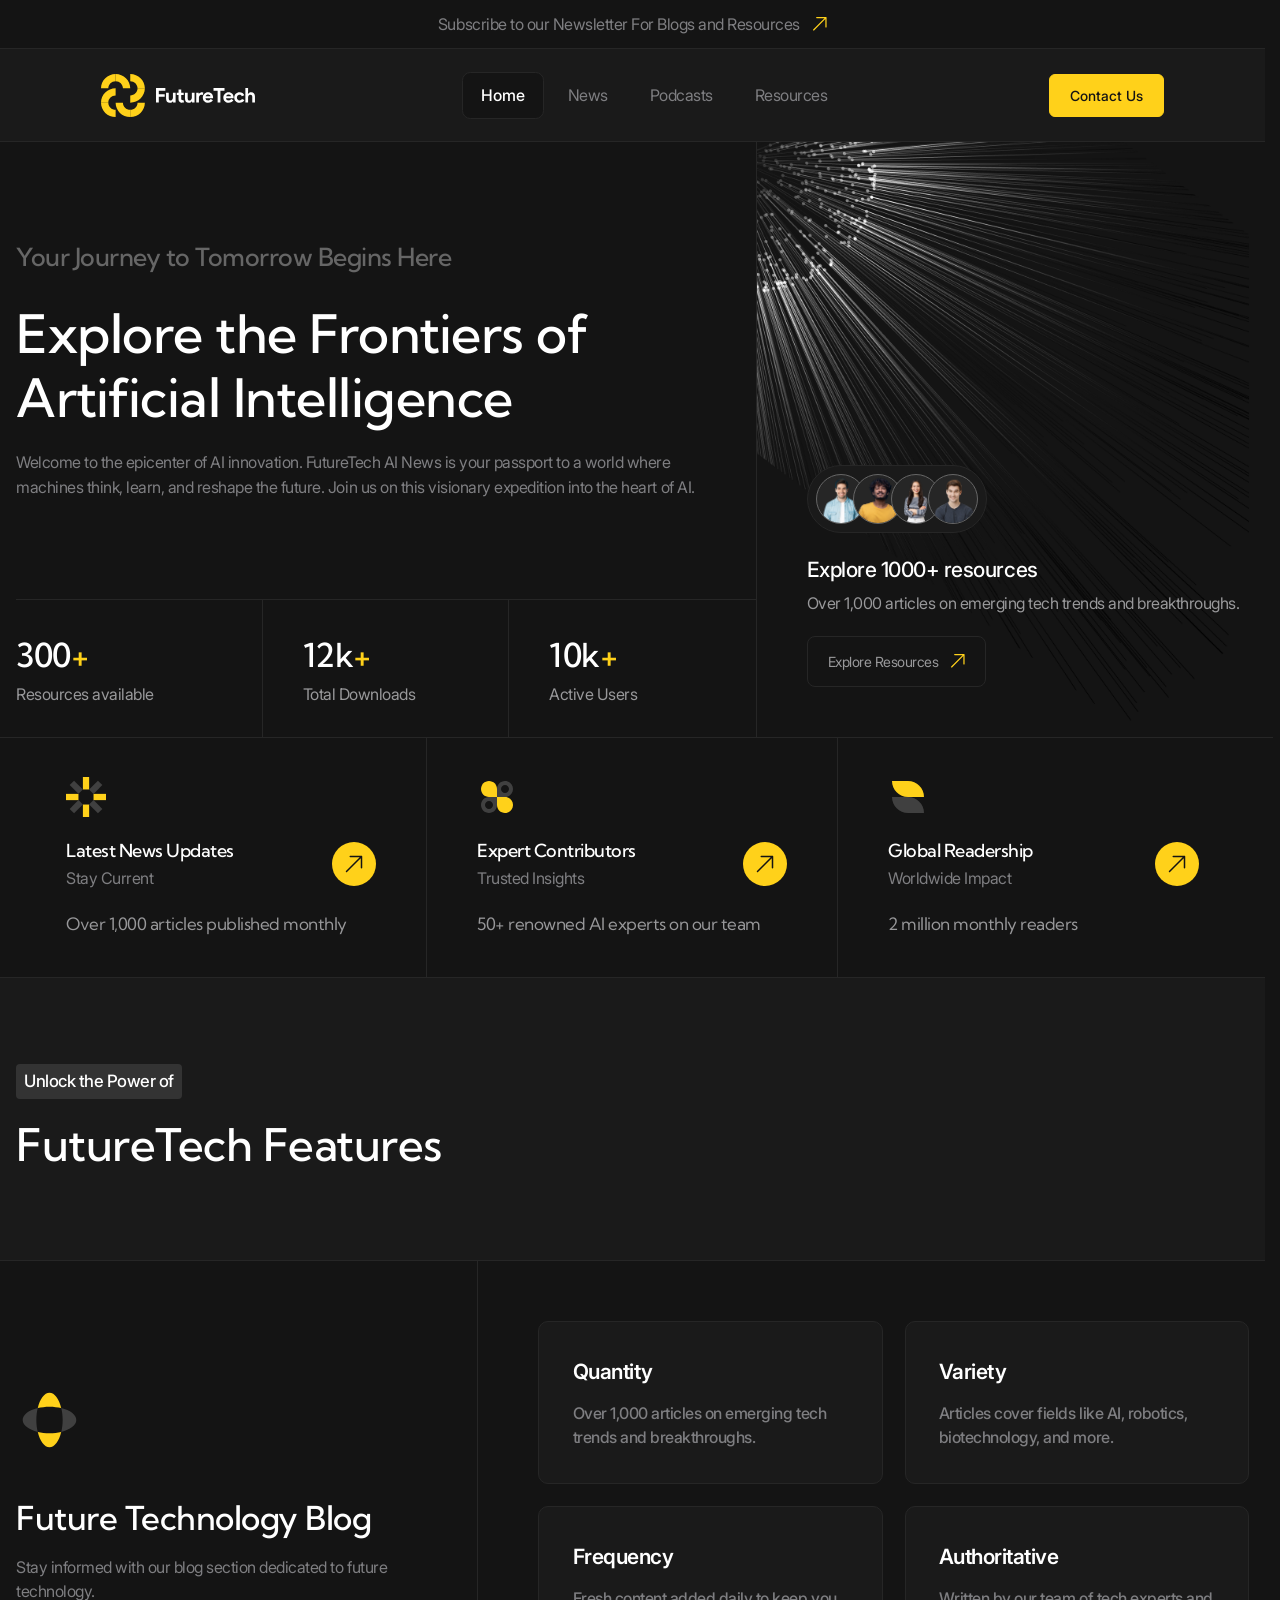
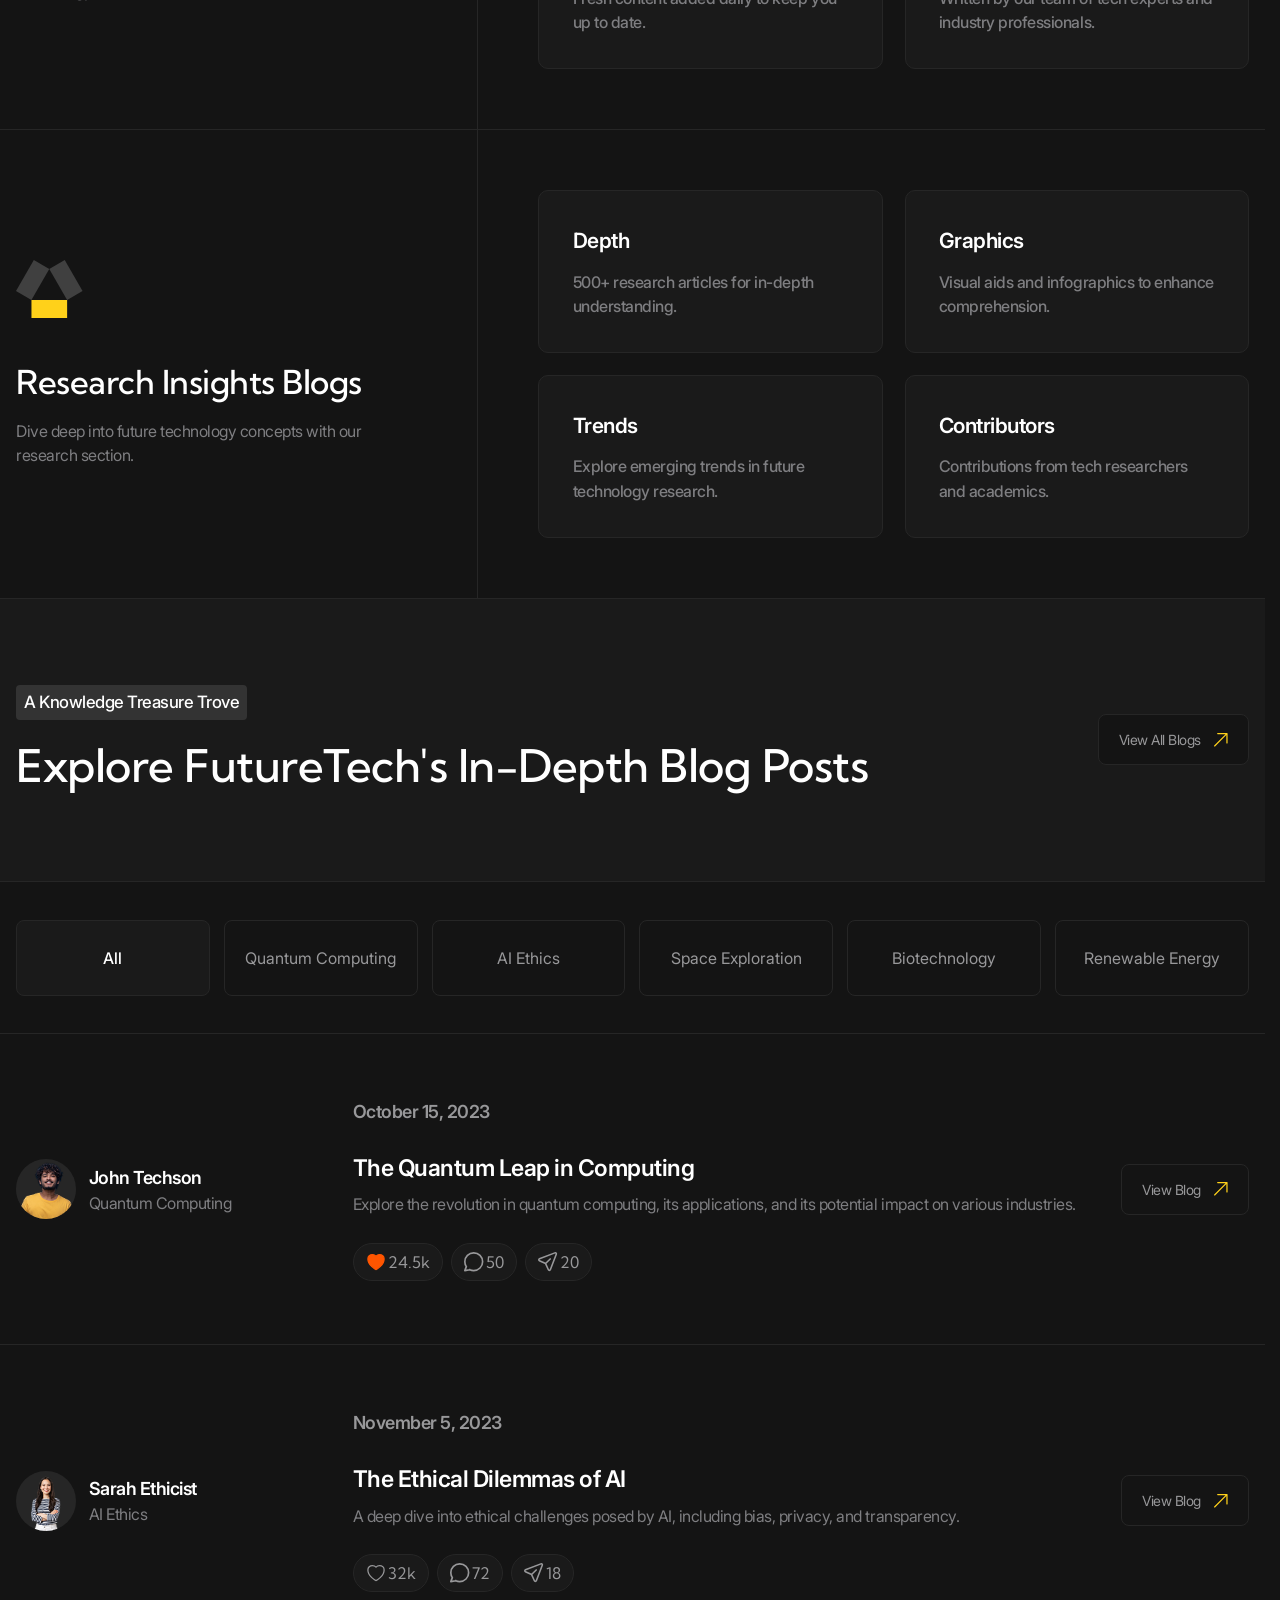
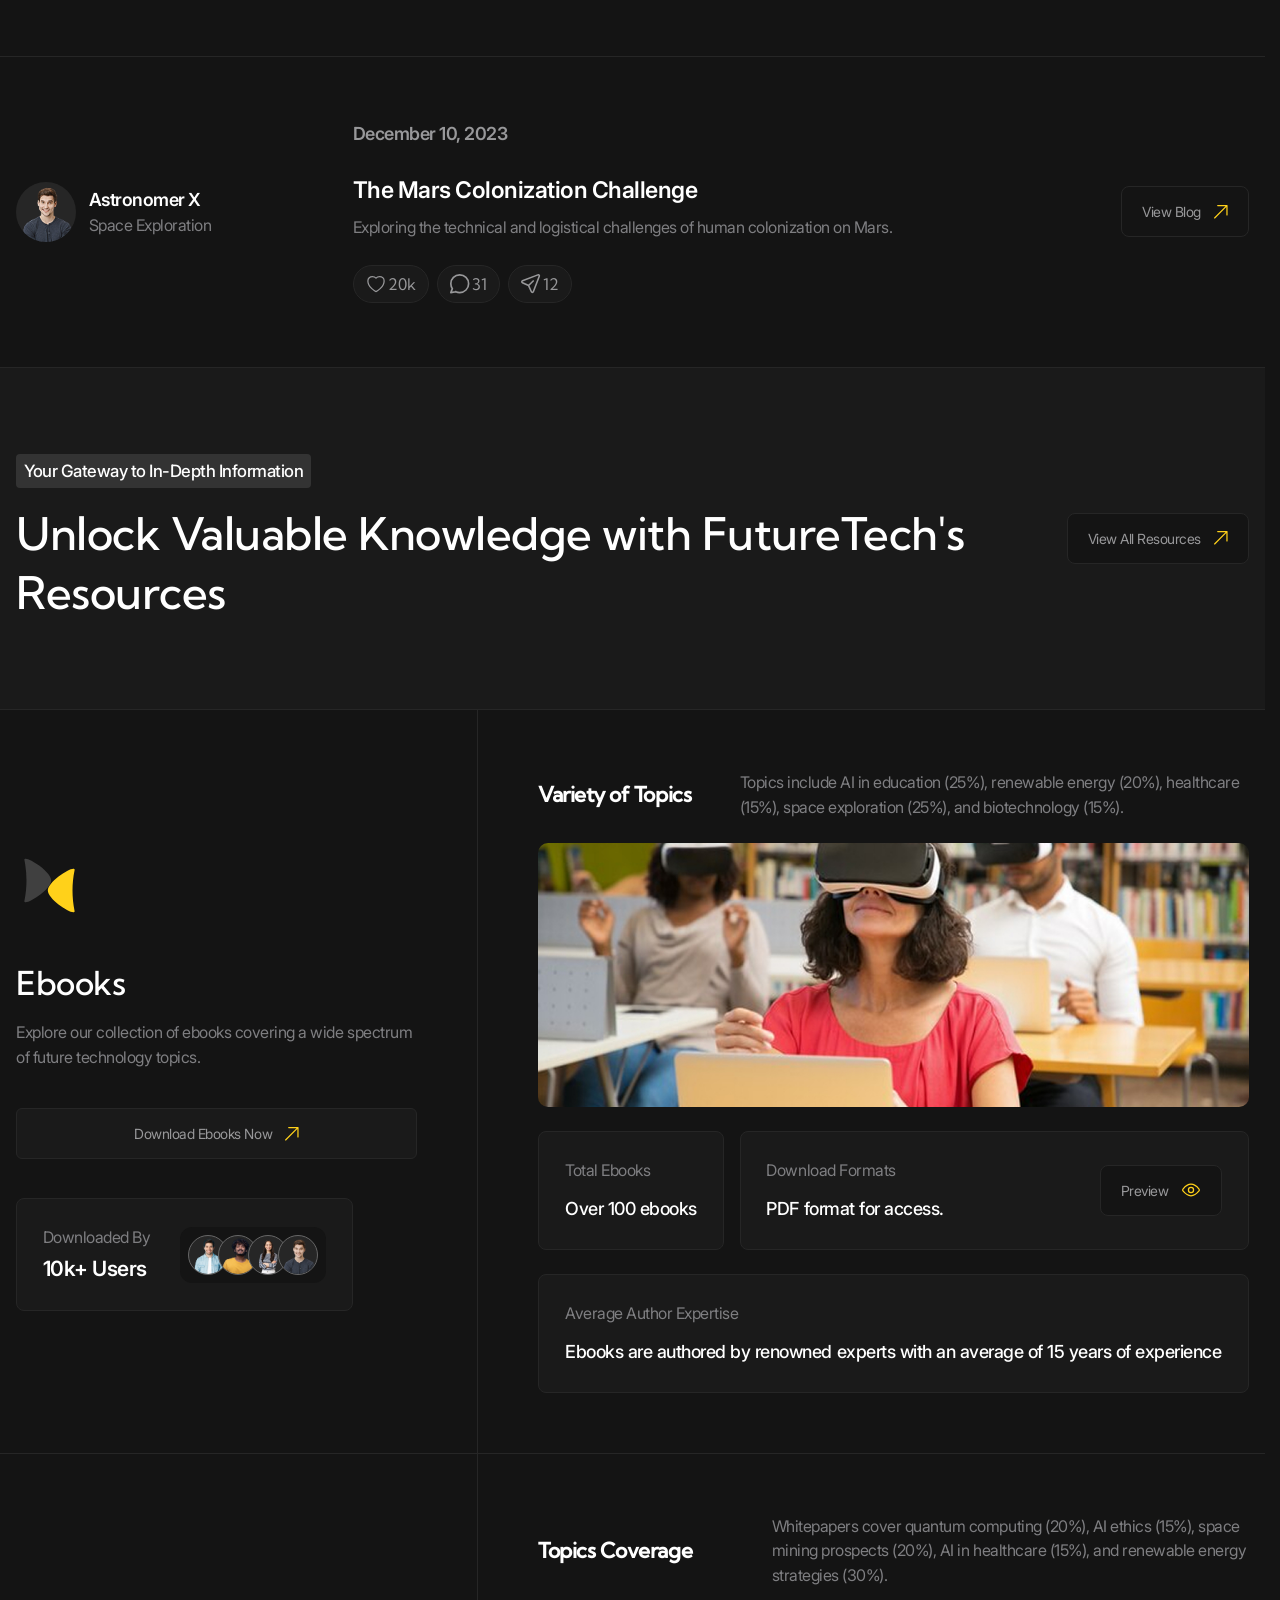
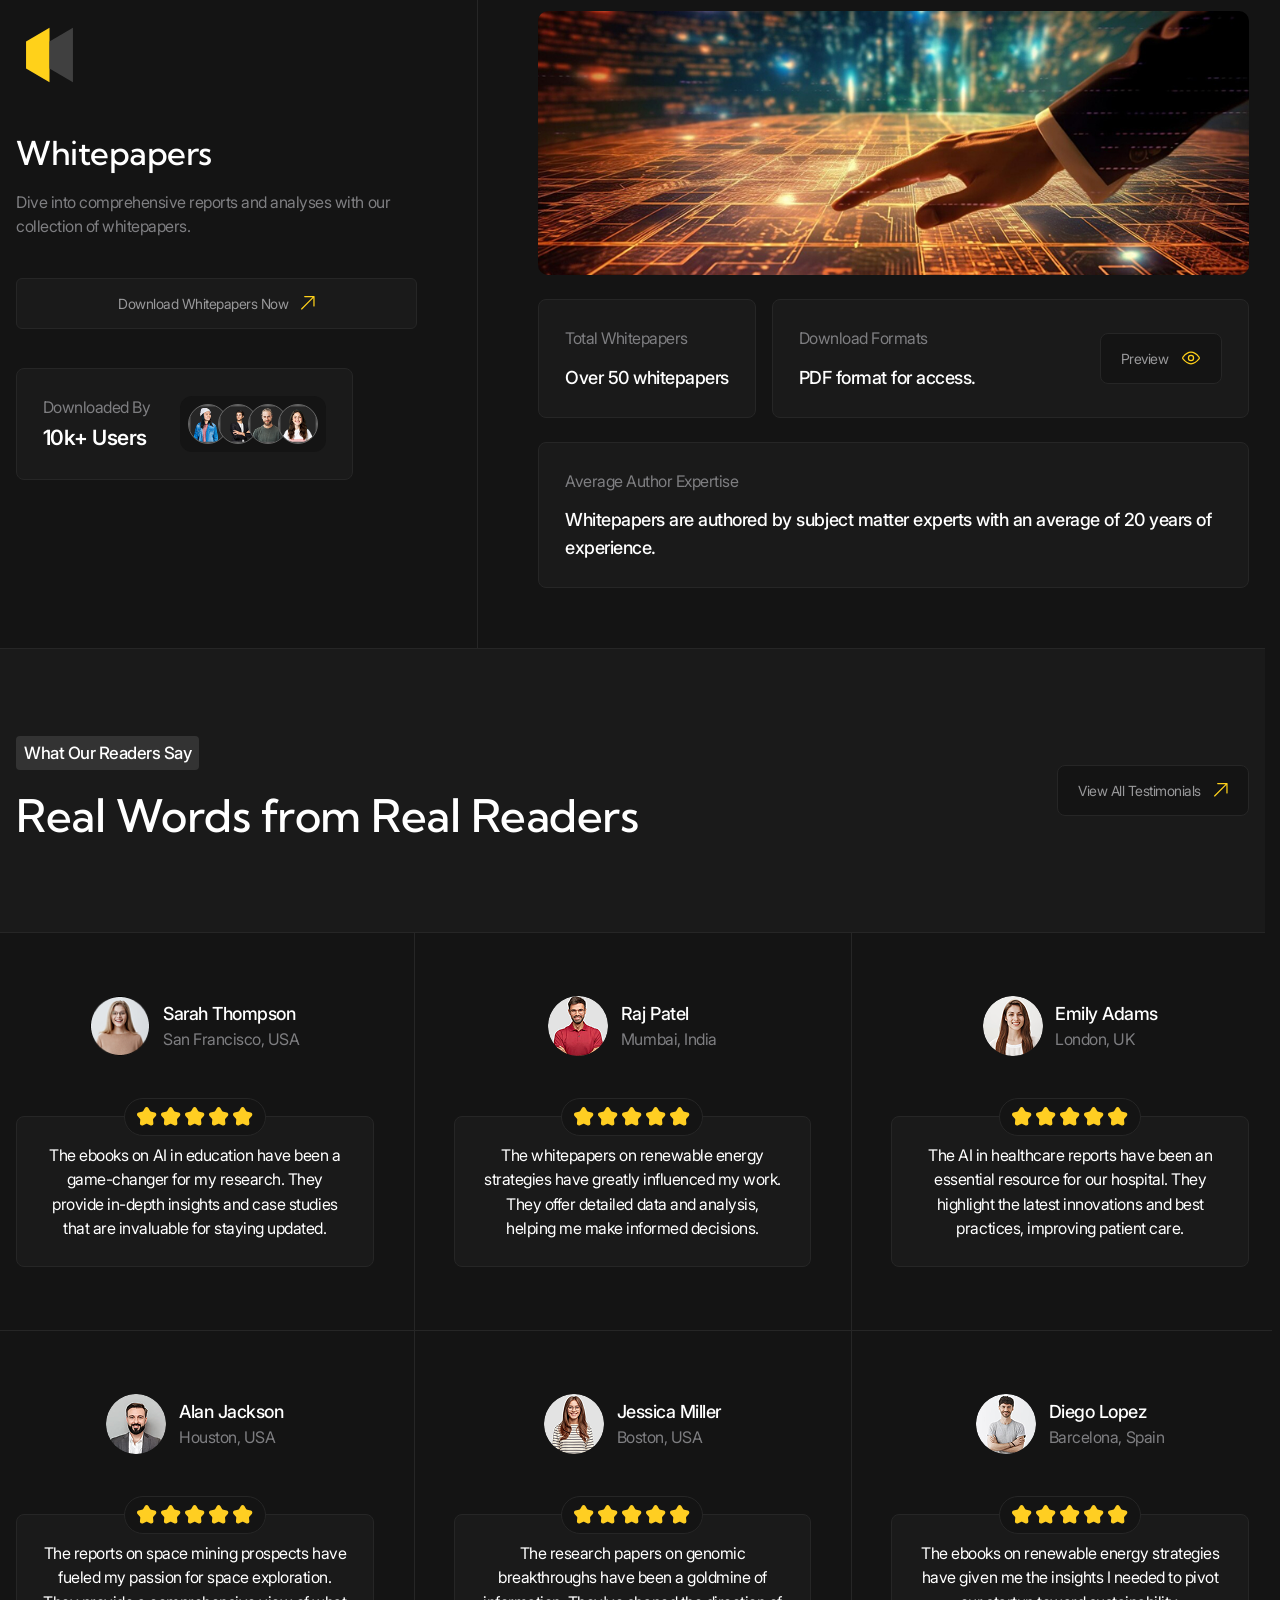
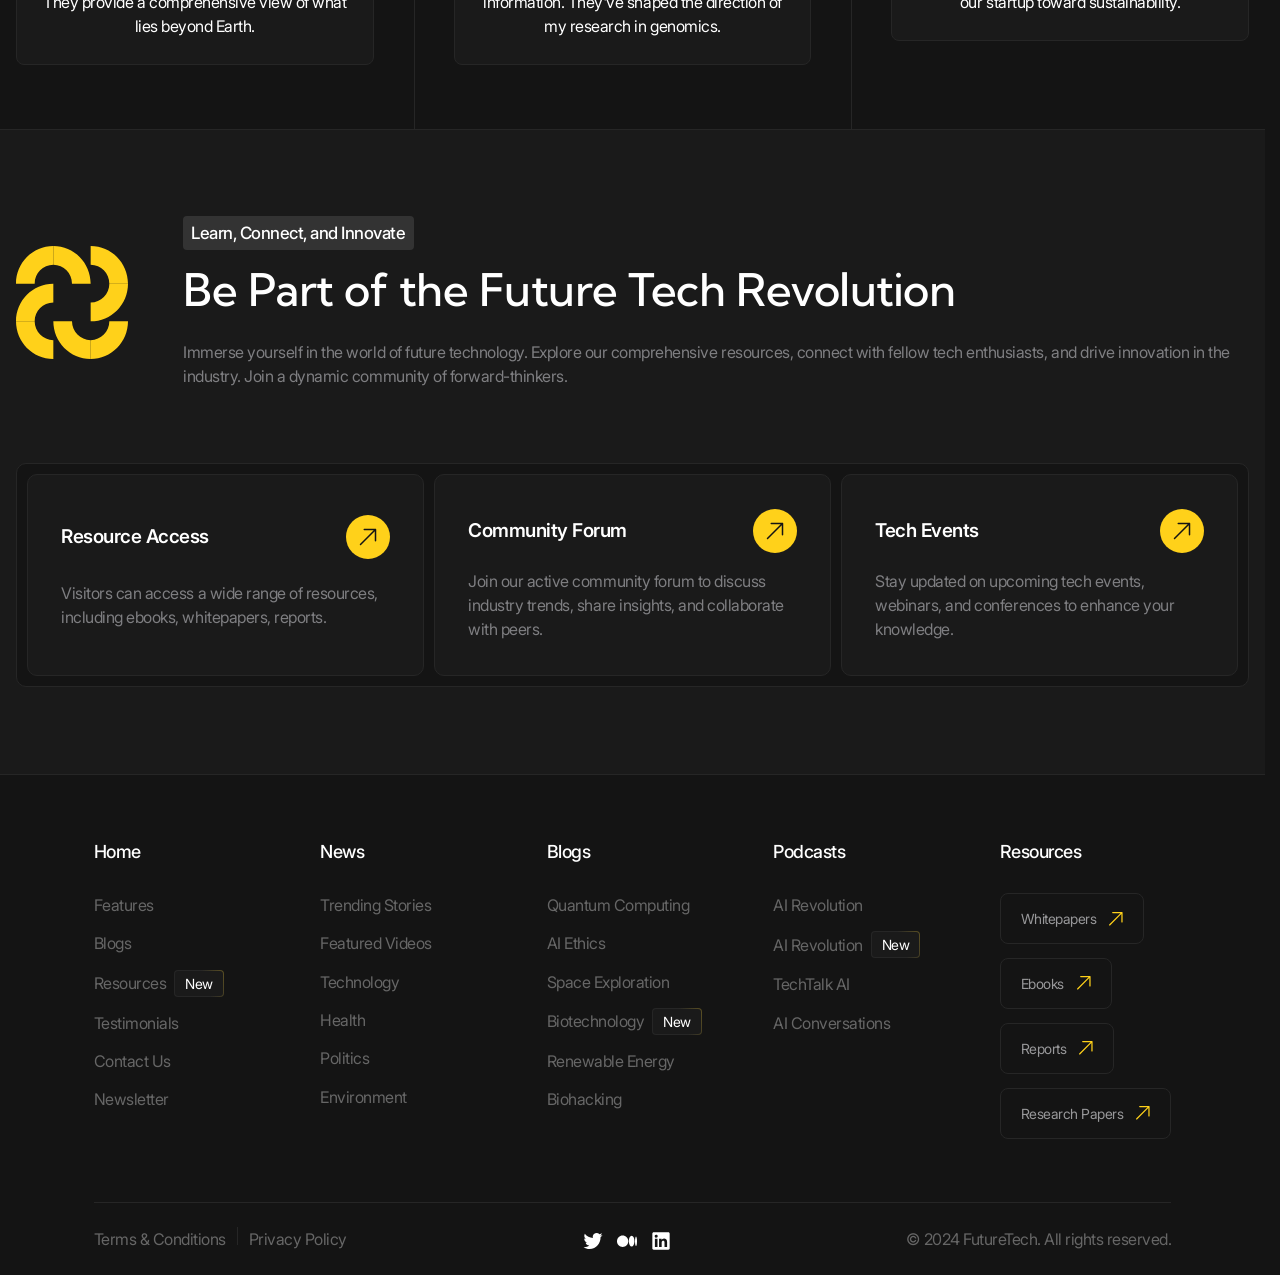
<file: index.html>
<!doctype html>
<html lang="en">
  <head>
    <meta charset="UTF-8" />
    <meta
      name="viewport"
      content="width=device-width, user-scalable=no, initial-scale=1.0, minimum-scale=1.0, maximum-scale=1.0"
    />
    <title>Future Tech | Home</title>
    <link rel="icon" href="./images/favicon.svg" />
    <link rel="stylesheet" href="./styles/main.css" />
    <script src="./scripts/main.js" type="module"></script>
  </head>

  <body>
    <header class="header" data-js-header>
      <div class="header__promo">
        <a
          href="#"
          class="header__promo-title icon icon--yellow-arrow"
          title="Subscribe our blogs"
          aria-label="Subscribe our blogs"
        >
          Subscribe to our Newsletter For Blogs and Resources
        </a>
      </div>
      <div class="header__body">
        <a href="#" class="header__logo" title="Home" aria-label="Home">
          <img src="./images/logo.svg" alt="" width="179" height="50" />
        </a>
        <div class="header__overlay" data-js-header-overlay>
          <nav class="header__menu">
            <ul class="header__menu-list">
              <li class="header__menu-item">
                <a
                  href="./index.html"
                  class="header__menu-link active-page"
                  title="Home"
                  aria-label="Home"
                >
                  Home
                </a>
              </li>
              <li class="header__menu-item">
                <a
                  href="./news.html"
                  class="header__menu-link"
                  title="News"
                  aria-label="News"
                >
                  News
                </a>
              </li>
              <li class="header__menu-item">
                <a
                  href="./podcasts.html"
                  class="header__menu-link"
                  title="Podcasts"
                  aria-label="Podcasts"
                >
                  Podcasts
                </a>
              </li>
              <li class="header__menu-item">
                <a
                  href="./resources.html"
                  class="header__menu-link"
                  title="Resources"
                  aria-label="Resources"
                >
                  Resources
                </a>
              </li>
            </ul>
          </nav>

          <a
            href="./contacts.html"
            class="header__contact-us-link button button--accent"
            title="Contact us"
            aria-label="Contact us"
          >
            Contact Us
          </a>
        </div>

        <button
          type="button"
          class="header__burger-button burger-button visible-mobile"
          data-js-header-burger-button
          title="Open menu"
          aria-label="Open menu"
        >
          <span class="burger-button__line"></span>
          <span class="burger-button__line"></span>
          <span class="burger-button__line burger-button__line-short"></span>
        </button>
      </div>
    </header>

    <main class="main">
      <section class="hero" aria-labelledby="hero-title">
        <div class="hero__inner container">
          <div class="hero__body">
            <p class="hero__subtitle">Your Journey to Tomorrow Begins Here</p>
            <h1 class="hero__title" id="hero-title">
              Explore the Frontiers of Artificial Intelligence
            </h1>
            <p class="hero__text">
              Welcome to the epicenter of AI innovation. FutureTech AI News is
              your passport to a world where machines think, learn, and reshape
              the future. Join us on this visionary expedition into the heart of
              AI.
            </p>
          </div>

          <div
            class="hero__metrics metrics full-vw-line full-vw-line--top full-vw-line--left"
          >
            <dl class="metrics__list">
              <div class="metrics__item">
                <dt class="metrics__key">Resources available</dt>
                <dd class="metrics__value h3">
                  300<span class="metrics__sign">+</span>
                </dd>
              </div>
              <div class="metrics__item">
                <dt class="metrics__key">Total Downloads</dt>
                <dd class="metrics__value h3">
                  12k<span class="metrics__sign">+</span>
                </dd>
              </div>
              <div class="metrics__item">
                <dt class="metrics__key">Active Users</dt>
                <dd class="metrics__value h3">
                  10k<span class="metrics__sign">+</span>
                </dd>
              </div>
            </dl>
          </div>

          <div class="hero__resources-preview resources-preview">
            <div class="resources-preview__team team">
              <img
                class="team__image"
                src="./images/team/1.png"
                alt=""
                width="60"
                height="60"
                loading="lazy"
              />
              <img
                class="team__image"
                src="./images/team/2.png"
                alt=""
                width="60"
                height="60"
                loading="lazy"
              />
              <img
                class="team__image"
                src="./images/team/3.png"
                alt=""
                width="60"
                height="60"
                loading="lazy"
              />
              <img
                class="team__image"
                src="./images/team/4.png"
                alt=""
                width="60"
                height="60"
                loading="lazy"
              />
            </div>

            <div class="resources-preview__body">
              <p class="resources-preview__title h5">Explore 1000+ resources</p>
              <p class="resources-preview__subtitle">
                Over 1,000 articles on emerging tech trends and breakthroughs.
              </p>
            </div>

            <a class="resources-preview__button button" href="#">
              <span class="icon icon--yellow-arrow">Explore Resources</span>
            </a>
          </div>
        </div>

        <div class="hero__advantages container">
          <h2 class="visually-hidden">Our advantages</h2>

          <ul class="hero__advantages-list">
            <li class="hero__advantages-item">
              <div class="advantage-card">
                <img
                  class="advantage-card__image"
                  src="./images/advantages/1.svg"
                  alt=""
                  width="50"
                  height="50"
                  loading="lazy"
                />
                <a class="advantage-card__link circle-icon" href="#">
                  <h3 class="advantage-card__title h6">Latest News Updates</h3>
                  <p class="advantage-card__subtitle">Stay Current</p>
                </a>
                <p class="advantage-card__description">
                  Over 1,000 articles published monthly
                </p>
              </div>
            </li>

            <li class="hero__advantages-item">
              <div class="advantage-card">
                <img
                  class="advantage-card__image"
                  src="./images/advantages/2.svg"
                  alt=""
                  width="50"
                  height="50"
                  loading="lazy"
                />
                <a class="advantage-card__link circle-icon" href="#">
                  <h3 class="advantage-card__title h6">Expert Contributors</h3>
                  <p class="advantage-card__subtitle">Trusted Insights</p>
                </a>
                <p class="advantage-card__description">
                  50+ renowned AI experts on our team
                </p>
              </div>
            </li>

            <li class="hero__advantages-item">
              <div class="advantage-card">
                <img
                  class="advantage-card__image"
                  src="./images/advantages/3.svg"
                  alt=""
                  width="50"
                  height="50"
                  loading="lazy"
                />
                <a class="advantage-card__link circle-icon" href="#">
                  <h3 class="advantage-card__title h6">Global Readership</h3>
                  <p class="advantage-card__subtitle">Worldwide Impact</p>
                </a>
                <p class="advantage-card__description">
                  2 million monthly readers
                </p>
              </div>
            </li>
          </ul>
        </div>
      </section>

      <section class="section" aria-labelledby="features-title">
        <div class="section__header">
          <div class="section__header-inner container">
            <div class="section__header-info">
              <span class="section__header-subtitle slogan"
                >Unlock the Power of</span
              >
              <h2 class="section__header-title" id="features-title">
                FutureTech Features
              </h2>
            </div>
          </div>
        </div>
        <div class="section__body">
          <ul class="section__body-list list">
            <li class="list__item">
              <div class="card container">
                <div class="card__preview">
                  <div class="card__preview-main">
                    <img
                      class="card__preview-icon"
                      src="./images/features/1.svg"
                      alt=""
                      width="80"
                      height="80"
                    />
                    <div class="card__preview-info">
                      <h3 class="card__preview-title">
                        Future Technology Blog
                      </h3>
                      <p class="card__preview-subtitle">
                        Stay informed with our blog section dedicated to future
                        technology.
                      </p>
                    </div>
                  </div>
                </div>
                <div class="card__body">
                  <div class="card__grid card__grid--2-cols">
                    <div class="card__cell tile">
                      <h4 class="card__cell-title h5">Quantity</h4>
                      <p class="card__cell-description">
                        Over 1,000 articles on emerging tech trends and
                        breakthroughs.
                      </p>
                    </div>
                    <div class="card__cell tile">
                      <h4 class="card__cell-title h5">Variety</h4>
                      <p class="card__cell-description">
                        Articles cover fields like AI, robotics, biotechnology,
                        and more.
                      </p>
                    </div>
                    <div class="card__cell tile">
                      <h4 class="card__cell-title h5">Frequency</h4>
                      <p class="card__cell-description">
                        Fresh content added daily to keep you up to date.
                      </p>
                    </div>
                    <div class="card__cell tile">
                      <h4 class="card__cell-title h5">Authoritative</h4>
                      <p class="card__cell-description">
                        Written by our team of tech experts and industry
                        professionals.
                      </p>
                    </div>
                  </div>
                </div>
              </div>
            </li>

            <li class="list__item">
              <div class="card container">
                <div class="card__preview">
                  <div class="card__preview-main">
                    <img
                      class="card__preview-icon"
                      src="./images/features/2.svg"
                      alt=""
                      width="80"
                      height="80"
                    />
                    <div class="card__preview-info">
                      <h3 class="card__preview-title">
                        Research Insights Blogs
                      </h3>
                      <p class="card__preview-subtitle">
                        Dive deep into future technology concepts with our
                        research section.
                      </p>
                    </div>
                  </div>
                </div>
                <div class="card__body">
                  <div class="card__grid card__grid--2-cols">
                    <div class="card__cell tile">
                      <h4 class="card__cell-title h5">Depth</h4>
                      <p class="card__cell-description">
                        500+ research articles for in-depth understanding.
                      </p>
                    </div>
                    <div class="card__cell tile">
                      <h4 class="card__cell-title h5">Graphics</h4>
                      <p class="card__cell-description">
                        Visual aids and infographics to enhance comprehension.
                      </p>
                    </div>
                    <div class="card__cell tile">
                      <h4 class="card__cell-title h5">Trends</h4>
                      <p class="card__cell-description">
                        Explore emerging trends in future technology research.
                      </p>
                    </div>
                    <div class="card__cell tile">
                      <h4 class="card__cell-title h5">Contributors</h4>
                      <p class="card__cell-description">
                        Contributions from tech researchers and academics.
                      </p>
                    </div>
                  </div>
                </div>
              </div>
            </li>
          </ul>
        </div>
      </section>

      <section class="section" aria-labelledby="blog-title">
        <div class="section__header">
          <div class="section__header-inner container">
            <div class="section__header-info">
              <span class="section__header-subtitle slogan"
                >A Knowledge Treasure Trove</span
              >
              <h2 class="section__header-title" id="blog-title">
                Explore FutureTech's In-Depth Blog Posts
              </h2>
            </div>
            <div class="section__actions">
              <a href="./blog.html" class="section__link button">
                <span class="icon icon--yellow-arrow">View All Blogs</span>
              </a>
            </div>
          </div>
        </div>

        <div class="section__body tabs" data-js-tabs>
          <h3 class="visually-hidden" id="blog-category-title">
            Blog category
          </h3>
          <header class="tabs__header">
            <div
              class="tabs__buttons container"
              role="tablist"
              aria-labelledby="blog-category-title"
            >
              <button
                class="tabs__button is-active"
                id="tab-1"
                type="button"
                role="tab"
                aria-controls="tabpanel-1"
                data-js-tabs-button
                aria-selected="true"
              >
                All
              </button>
              <button
                class="tabs__button"
                id="tab-2"
                type="button"
                role="tab"
                aria-controls="tabpanel-2"
                data-js-tabs-button
                aria-selected="false"
                tabindex="-1"
              >
                Quantum Computing
              </button>
              <button
                class="tabs__button"
                id="tab-3"
                type="button"
                role="tab"
                aria-controls="tabpanel-3"
                data-js-tabs-button
                aria-selected="false"
                tabindex="-1"
              >
                AI Ethics
              </button>
              <button
                class="tabs__button"
                id="tab-4"
                type="button"
                role="tab"
                aria-controls="tabpanel-4"
                data-js-tabs-button
                aria-selected="false"
                tabindex="-1"
              >
                Space Exploration
              </button>
              <button
                class="tabs__button"
                id="tab-5"
                type="button"
                role="tab"
                aria-controls="tabpanel-5"
                data-js-tabs-button
                aria-selected="false"
                tabindex="-1"
              >
                Biotechnology
              </button>
              <button
                class="tabs__button"
                id="tab-6"
                type="button"
                role="tab"
                aria-controls="tabpanel-6"
                data-js-tabs-button
                aria-selected="false"
                tabindex="-1"
              >
                Renewable Energy
              </button>
            </div>
          </header>
          <div class="tabs__body">
            <div
              class="tabs__content is-active"
              id="tabpanel-1"
              aria-labelledby="tab-1"
              tabindex="0"
              data-js-tabs-content
            >
              <ul class="list">
                <li class="list__item">
                  <article class="blog-card container">
                    <div class="blog-card__author person-card">
                      <img
                        src="./images/blog/1.png"
                        class="person-card__image"
                        alt=""
                        width="80"
                        height="80"
                      />
                      <div class="peson-card__body">
                        <p class="person-card__name">John Techson</p>
                        <p class="person-card__department">Quantum Computing</p>
                      </div>
                    </div>
                    <div class="blog-card__body">
                      <time class="blog-card__date h6" datetime="2023-10-15"
                        >October 15, 2023</time
                      >
                      <div class="blog-card__description">
                        <h4 class="blog-card__title">
                          The Quantum Leap in Computing
                        </h4>
                        <p class="blog-card__subtitle">
                          Explore the revolution in quantum computing, its
                          applications, and its potential impact on various
                          industries.
                        </p>
                      </div>
                      <div class="blog-card__actions actions" data-js-actions>
                        <ul class="actions__list">
                          <li class="actions__item">
                            <button
                              class="actions__button is-active"
                              type="button"
                              title="Dislike"
                              aria-label="Dislike"
                              data-js-actions-like-button
                            >
                              <span class="actions__icon-wrapper">
                                <svg
                                  width="24"
                                  height="24"
                                  viewBox="0 0 24 24"
                                  fill="none"
                                  xmlns="http://www.w3.org/2000/svg"
                                >
                                  <path
                                    d="M11.645 20.9107L11.6384 20.9071L11.6158 20.8949C11.5965 20.8844 11.5689 20.8693 11.5336 20.8496C11.4629 20.8101 11.3612 20.7524 11.233 20.6769C10.9765 20.5261 10.6132 20.3039 10.1785 20.015C9.31074 19.4381 8.15122 18.5901 6.9886 17.5063C4.68781 15.3615 2.25 12.1751 2.25 8.25C2.25 5.32194 4.7136 3 7.6875 3C9.43638 3 11.0023 3.79909 12 5.0516C12.9977 3.79909 14.5636 3 16.3125 3C19.2864 3 21.75 5.32194 21.75 8.25C21.75 12.1751 19.3122 15.3615 17.0114 17.5063C15.8488 18.5901 14.6893 19.4381 13.8215 20.015C13.3868 20.3039 13.0235 20.5261 12.767 20.6769C12.6388 20.7524 12.5371 20.8101 12.4664 20.8496C12.4311 20.8693 12.4035 20.8844 12.3842 20.8949L12.3616 20.9071L12.355 20.9107L12.3523 20.9121C12.1323 21.0289 11.8677 21.0289 11.6477 20.9121L11.645 20.9107Z"
                                    stroke="#666666"
                                    stroke-width="1.5"
                                    stroke-linejoin="round"
                                  />
                                </svg>
                              </span>
                              <span>24.5k</span>
                            </button>
                          </li>
                          <li class="actions__item">
                            <button
                              class="actions__button"
                              type="button"
                              title="Comments"
                              aria-label="Comments"
                            >
                              <span class="actions__icon-wrapper">
                                <svg
                                  width="18"
                                  height="18"
                                  viewBox="0 0 18 18"
                                  fill="none"
                                  xmlns="http://www.w3.org/2000/svg"
                                >
                                  <path
                                    d="M5.23581 15.9388C6.29657 16.4583 7.48922 16.75 8.75 16.75C13.1683 16.75 16.75 13.1683 16.75 8.75C16.75 4.33172 13.1683 0.75 8.75 0.75C4.33172 0.75 0.75 4.33172 0.75 8.75C0.75 10.3901 1.24356 11.915 2.09026 13.1841M5.23581 15.9388L0.75 16.75L2.09026 13.1841M5.23581 15.9388L5.24231 15.9377M2.09026 13.1841L2.09154 13.1808"
                                    stroke="#666666"
                                    stroke-width="1.5"
                                    stroke-linecap="round"
                                    stroke-linejoin="round"
                                  />
                                </svg>
                              </span>
                              <span>50</span>
                            </button>
                          </li>
                          <li class="actions__item">
                            <button
                              class="actions__button"
                              type="button"
                              title="Share"
                              aria-label="Share"
                            >
                              <span class="actions__icon-wrapper">
                                <svg
                                  width="19"
                                  height="19"
                                  viewBox="0 0 19 19"
                                  fill="none"
                                  xmlns="http://www.w3.org/2000/svg"
                                >
                                  <path
                                    d="M7.20271 10.9746L1.33621 8.30799C0.528845 7.94101 0.563291 6.78264 1.39104 6.46428L16.0642 0.820746C16.873 0.509691 17.6676 1.30433 17.3565 2.11307L11.713 16.7863C11.3947 17.614 10.2363 17.6484 9.8693 16.8411L7.20271 10.9746ZM7.20271 10.9746L11.5875 6.58998"
                                    stroke="#666666"
                                    stroke-width="1.5"
                                    stroke-linecap="round"
                                    stroke-linejoin="round"
                                  />
                                </svg>
                              </span>
                              <span>20</span>
                            </button>
                          </li>
                        </ul>
                      </div>
                    </div>
                    <a class="blog-card__link button" href="#">
                      <span class="icon icon--yellow-arrow">View Blog</span>
                    </a>
                  </article>
                </li>
                <li class="list__item">
                  <article class="blog-card container">
                    <div class="blog-card__author person-card">
                      <img
                        src="./images/blog/2.png"
                        class="person-card__image"
                        alt=""
                        width="80"
                        height="80"
                      />
                      <div class="peson-card__body">
                        <p class="person-card__name">Sarah Ethicist</p>
                        <p class="person-card__department">AI Ethics</p>
                      </div>
                    </div>
                    <div class="blog-card__body">
                      <time class="blog-card__date h6" datetime="2023-11-05"
                        >November 5, 2023</time
                      >
                      <div class="blog-card__description">
                        <h4 class="blog-card__title">
                          The Ethical Dilemmas of AI
                        </h4>
                        <p class="blog-card__subtitle">
                          A deep dive into ethical challenges posed by AI,
                          including bias, privacy, and transparency.
                        </p>
                      </div>
                      <div class="blog-card__actions actions" data-js-actions>
                        <ul class="actions__list">
                          <li class="actions__item">
                            <button
                              class="actions__button"
                              type="button"
                              title="Like"
                              aria-label="Like"
                              data-js-actions-like-button
                            >
                              <span class="actions__icon-wrapper">
                                <svg
                                  width="24"
                                  height="24"
                                  viewBox="0 0 24 24"
                                  fill="none"
                                  xmlns="http://www.w3.org/2000/svg"
                                >
                                  <path
                                    d="M11.645 20.9107L11.6384 20.9071L11.6158 20.8949C11.5965 20.8844 11.5689 20.8693 11.5336 20.8496C11.4629 20.8101 11.3612 20.7524 11.233 20.6769C10.9765 20.5261 10.6132 20.3039 10.1785 20.015C9.31074 19.4381 8.15122 18.5901 6.9886 17.5063C4.68781 15.3615 2.25 12.1751 2.25 8.25C2.25 5.32194 4.7136 3 7.6875 3C9.43638 3 11.0023 3.79909 12 5.0516C12.9977 3.79909 14.5636 3 16.3125 3C19.2864 3 21.75 5.32194 21.75 8.25C21.75 12.1751 19.3122 15.3615 17.0114 17.5063C15.8488 18.5901 14.6893 19.4381 13.8215 20.015C13.3868 20.3039 13.0235 20.5261 12.767 20.6769C12.6388 20.7524 12.5371 20.8101 12.4664 20.8496C12.4311 20.8693 12.4035 20.8844 12.3842 20.8949L12.3616 20.9071L12.355 20.9107L12.3523 20.9121C12.1323 21.0289 11.8677 21.0289 11.6477 20.9121L11.645 20.9107Z"
                                    stroke="#666666"
                                    stroke-width="1.5"
                                    stroke-linejoin="round"
                                  />
                                </svg>
                              </span>
                              <span>32k</span>
                            </button>
                          </li>
                          <li class="actions__item">
                            <button
                              class="actions__button"
                              type="button"
                              title="Comments"
                              aria-label="Comments"
                            >
                              <span class="actions__icon-wrapper">
                                <svg
                                  width="18"
                                  height="18"
                                  viewBox="0 0 18 18"
                                  fill="none"
                                  xmlns="http://www.w3.org/2000/svg"
                                >
                                  <path
                                    d="M5.23581 15.9388C6.29657 16.4583 7.48922 16.75 8.75 16.75C13.1683 16.75 16.75 13.1683 16.75 8.75C16.75 4.33172 13.1683 0.75 8.75 0.75C4.33172 0.75 0.75 4.33172 0.75 8.75C0.75 10.3901 1.24356 11.915 2.09026 13.1841M5.23581 15.9388L0.75 16.75L2.09026 13.1841M5.23581 15.9388L5.24231 15.9377M2.09026 13.1841L2.09154 13.1808"
                                    stroke="#666666"
                                    stroke-width="1.5"
                                    stroke-linecap="round"
                                    stroke-linejoin="round"
                                  />
                                </svg>
                              </span>
                              <span>72</span>
                            </button>
                          </li>
                          <li class="actions__item">
                            <button
                              class="actions__button"
                              type="button"
                              title="Share"
                              aria-label="Share"
                            >
                              <span class="actions__icon-wrapper">
                                <svg
                                  width="19"
                                  height="19"
                                  viewBox="0 0 19 19"
                                  fill="none"
                                  xmlns="http://www.w3.org/2000/svg"
                                >
                                  <path
                                    d="M7.20271 10.9746L1.33621 8.30799C0.528845 7.94101 0.563291 6.78264 1.39104 6.46428L16.0642 0.820746C16.873 0.509691 17.6676 1.30433 17.3565 2.11307L11.713 16.7863C11.3947 17.614 10.2363 17.6484 9.8693 16.8411L7.20271 10.9746ZM7.20271 10.9746L11.5875 6.58998"
                                    stroke="#666666"
                                    stroke-width="1.5"
                                    stroke-linecap="round"
                                    stroke-linejoin="round"
                                  />
                                </svg>
                              </span>
                              <span>18</span>
                            </button>
                          </li>
                        </ul>
                      </div>
                    </div>
                    <a class="blog-card__link button" href="#">
                      <span class="icon icon--yellow-arrow">View Blog</span>
                    </a>
                  </article>
                </li>
                <li class="list__item">
                  <article class="blog-card container">
                    <div class="blog-card__author person-card">
                      <img
                        src="./images/blog/3.png"
                        class="person-card__image"
                        alt=""
                        width="80"
                        height="80"
                      />
                      <div class="peson-card__body">
                        <p class="person-card__name">Astronomer X</p>
                        <p class="person-card__department">Space Exploration</p>
                      </div>
                    </div>
                    <div class="blog-card__body">
                      <time class="blog-card__date h6" datetime="2023-11-10"
                        >December 10, 2023</time
                      >
                      <div class="blog-card__description">
                        <h4 class="blog-card__title">
                          The Mars Colonization Challenge
                        </h4>
                        <p class="blog-card__subtitle">
                          Exploring the technical and logistical challenges of
                          human colonization on Mars.
                        </p>
                      </div>
                      <div class="blog-card__actions actions" data-js-actions>
                        <ul class="actions__list">
                          <li class="actions__item">
                            <button
                              class="actions__button"
                              type="button"
                              title="Like"
                              aria-label="Like"
                              data-js-actions-like-button
                            >
                              <span class="actions__icon-wrapper">
                                <svg
                                  width="24"
                                  height="24"
                                  viewBox="0 0 24 24"
                                  fill="none"
                                  xmlns="http://www.w3.org/2000/svg"
                                >
                                  <path
                                    d="M11.645 20.9107L11.6384 20.9071L11.6158 20.8949C11.5965 20.8844 11.5689 20.8693 11.5336 20.8496C11.4629 20.8101 11.3612 20.7524 11.233 20.6769C10.9765 20.5261 10.6132 20.3039 10.1785 20.015C9.31074 19.4381 8.15122 18.5901 6.9886 17.5063C4.68781 15.3615 2.25 12.1751 2.25 8.25C2.25 5.32194 4.7136 3 7.6875 3C9.43638 3 11.0023 3.79909 12 5.0516C12.9977 3.79909 14.5636 3 16.3125 3C19.2864 3 21.75 5.32194 21.75 8.25C21.75 12.1751 19.3122 15.3615 17.0114 17.5063C15.8488 18.5901 14.6893 19.4381 13.8215 20.015C13.3868 20.3039 13.0235 20.5261 12.767 20.6769C12.6388 20.7524 12.5371 20.8101 12.4664 20.8496C12.4311 20.8693 12.4035 20.8844 12.3842 20.8949L12.3616 20.9071L12.355 20.9107L12.3523 20.9121C12.1323 21.0289 11.8677 21.0289 11.6477 20.9121L11.645 20.9107Z"
                                    stroke="#666666"
                                    stroke-width="1.5"
                                    stroke-linejoin="round"
                                  />
                                </svg>
                              </span>
                              <span>20k</span>
                            </button>
                          </li>
                          <li class="actions__item">
                            <button
                              class="actions__button"
                              type="button"
                              title="Comments"
                              aria-label="Comments"
                            >
                              <span class="actions__icon-wrapper">
                                <svg
                                  width="18"
                                  height="18"
                                  viewBox="0 0 18 18"
                                  fill="none"
                                  xmlns="http://www.w3.org/2000/svg"
                                >
                                  <path
                                    d="M5.23581 15.9388C6.29657 16.4583 7.48922 16.75 8.75 16.75C13.1683 16.75 16.75 13.1683 16.75 8.75C16.75 4.33172 13.1683 0.75 8.75 0.75C4.33172 0.75 0.75 4.33172 0.75 8.75C0.75 10.3901 1.24356 11.915 2.09026 13.1841M5.23581 15.9388L0.75 16.75L2.09026 13.1841M5.23581 15.9388L5.24231 15.9377M2.09026 13.1841L2.09154 13.1808"
                                    stroke="#666666"
                                    stroke-width="1.5"
                                    stroke-linecap="round"
                                    stroke-linejoin="round"
                                  />
                                </svg>
                              </span>
                              <span>31</span>
                            </button>
                          </li>
                          <li class="actions__item">
                            <button
                              class="actions__button"
                              type="button"
                              title="Share"
                              aria-label="Share"
                            >
                              <span class="actions__icon-wrapper">
                                <svg
                                  width="19"
                                  height="19"
                                  viewBox="0 0 19 19"
                                  fill="none"
                                  xmlns="http://www.w3.org/2000/svg"
                                >
                                  <path
                                    d="M7.20271 10.9746L1.33621 8.30799C0.528845 7.94101 0.563291 6.78264 1.39104 6.46428L16.0642 0.820746C16.873 0.509691 17.6676 1.30433 17.3565 2.11307L11.713 16.7863C11.3947 17.614 10.2363 17.6484 9.8693 16.8411L7.20271 10.9746ZM7.20271 10.9746L11.5875 6.58998"
                                    stroke="#666666"
                                    stroke-width="1.5"
                                    stroke-linecap="round"
                                    stroke-linejoin="round"
                                  />
                                </svg>
                              </span>
                              <span>12</span>
                            </button>
                          </li>
                        </ul>
                      </div>
                    </div>
                    <a class="blog-card__link button" href="#">
                      <span class="icon icon--yellow-arrow">View Blog</span>
                    </a>
                  </article>
                </li>
              </ul>
            </div>

            <div
              class="tabs__content"
              id="tabpanel-2"
              aria-labelledby="tab-2"
              tabindex="0"
              data-js-tabs-content
            >
              L
            </div>
            <div
              class="tabs__content"
              id="tabpanel-3"
              aria-labelledby="tab-3"
              tabindex="0"
              data-js-tabs-content
            >
              O
            </div>
            <div
              class="tabs__content"
              id="tabpanel-4"
              aria-labelledby="tab-4"
              tabindex="0"
              data-js-tabs-content
            >
              R
            </div>
            <div
              class="tabs__content"
              id="tabpanel-5"
              aria-labelledby="tab-5"
              tabindex="0"
              data-js-tabs-content
            >
              E
            </div>
            <div
              class="tabs__content"
              id="tabpanel-6"
              aria-labelledby="tab-6"
              tabindex="0"
              data-js-tabs-content
            >
              M
            </div>
          </div>
        </div>
      </section>

      <section class="section" aria-labelledby="resources-title">
        <div class="section__header">
          <div class="section__header-inner container">
            <div class="section__header-info">
              <span class="section__header-subtitle slogan"
                >Your Gateway to In-Depth Information</span
              >
              <h2 class="section__header-title" id="resources-title">
                Unlock Valuable Knowledge with FutureTech's Resources
              </h2>
            </div>
            <div class="section__actions">
              <a href="#" class="section__link button">
                <span class="icon icon--yellow-arrow">View All Resources</span>
              </a>
            </div>
          </div>
        </div>
        <div class="section__body">
          <ul class="list">
            <li class="list__item">
              <div class="card container">
                <div class="card__preview">
                  <div class="card__preview-main">
                    <img
                      class="card__preview-icon"
                      src="./images/resources/1.svg"
                      alt=""
                      width="80"
                      height="80"
                    />
                    <div class="card__preview-info">
                      <h3 class="card__preview-title">Ebooks</h3>
                      <p class="card__preview-subtitle">
                        Explore our collection of ebooks covering a wide
                        spectrum of future technology topics.
                      </p>
                    </div>
                    <a
                      href="#"
                      class="card__preview-link button button--gray"
                      download
                    >
                      <span class="icon icon--yellow-arrow"
                        >Download Ebooks Now</span
                      >
                    </a>
                    <div class="download-info tile tile--alt">
                      <div class="download-info__body">
                        <p class="download-info__title">Downloaded By</p>
                        <p class="download-info__decription h5">10k+ Users</p>
                      </div>
                      <div class="download-info__team team">
                        <img
                          class="team__image"
                          src="./images/team/1.png"
                          alt=""
                          width="50"
                          height="50"
                          loading="lazy"
                        />
                        <img
                          class="team__image"
                          src="./images/team/2.png"
                          alt=""
                          width="50"
                          height="50"
                          loading="lazy"
                        />
                        <img
                          class="team__image"
                          src="./images/team/3.png"
                          alt=""
                          width="50"
                          height="50"
                          loading="lazy"
                        />
                        <img
                          class="team__image"
                          src="./images/team/4.png"
                          alt=""
                          width="50"
                          height="50"
                          loading="lazy"
                        />
                      </div>
                    </div>
                  </div>
                </div>
                <div class="card__body">
                  <div class="card__grid card__grid--2-cols-alt">
                    <div class="card__cell">
                      <h3 class="card__cell-title h5">Variety of Topics</h3>
                    </div>
                    <div class="card__cell">
                      <p class="card__cell-subtitle">
                        Topics include AI in education (25%), renewable energy
                        (20%), healthcare (15%), space exploration (25%), and
                        biotechnology (15%).
                      </p>
                    </div>
                    <div class="card__cell card__cell--wide">
                      <img
                        class="card__cell-image"
                        src="./images/resources/details-1.jpg"
                        alt=""
                        width="917"
                        height="332"
                        loading="lazy"
                      />
                    </div>
                    <div class="card__cell tile tile--alt">
                      <h4 class="card__cell-subtitle">Total Ebooks</h4>
                      <p class="card__cell-description h6">Over 100 ebooks</p>
                    </div>
                    <div class="card__cell tile tile--alt">
                      <h4 class="card__cell-subtitle">Download Formats</h4>
                      <p class="card__cell-description h6">
                        PDF format for access.
                      </p>
                      <a href="#" class="card__cell-link button">
                        <span class="icon icon--eye">Preview</span>
                      </a>
                    </div>
                    <div class="card__cell card__cell--wide tile tile--alt">
                      <h4 class="card__cell-subtitle">
                        Average Author Expertise
                      </h4>
                      <p class="card__cell-description h6">
                        Ebooks are authored by renowned experts with an average
                        of 15 years of experience
                      </p>
                    </div>
                  </div>
                </div>
              </div>
            </li>
            <li class="list__item">
              <div class="card container">
                <div class="card__preview">
                  <div class="card__preview-main">
                    <img
                      class="card__preview-icon"
                      src="./images/resources/2.svg"
                      alt=""
                      width="80"
                      height="80"
                    />
                    <div class="card__preview-info">
                      <h3 class="card__preview-title">Whitepapers</h3>
                      <p class="card__preview-subtitle">
                        Dive into comprehensive reports and analyses with our
                        collection of whitepapers.
                      </p>
                    </div>
                    <a
                      href="#"
                      class="card__preview-link button button--gray"
                      download
                    >
                      <span class="icon icon--yellow-arrow"
                        >Download Whitepapers Now</span
                      >
                    </a>
                    <div class="download-info tile tile--alt">
                      <div class="download-info__body">
                        <p class="download-info__title">Downloaded By</p>
                        <p class="download-info__decription h5">10k+ Users</p>
                      </div>
                      <div class="download-info__team team">
                        <img
                          class="team__image"
                          src="./images/team/5.png"
                          alt=""
                          width="50"
                          height="50"
                          loading="lazy"
                        />
                        <img
                          class="team__image"
                          src="./images/team/6.png"
                          alt=""
                          width="50"
                          height="50"
                          loading="lazy"
                        />
                        <img
                          class="team__image"
                          src="./images/team/7.png"
                          alt=""
                          width="50"
                          height="50"
                          loading="lazy"
                        />
                        <img
                          class="team__image"
                          src="./images/team/8.png"
                          alt=""
                          width="50"
                          height="50"
                          loading="lazy"
                        />
                      </div>
                    </div>
                  </div>
                </div>
                <div class="card__body">
                  <div class="card__grid card__grid--2-cols-alt">
                    <div class="card__cell">
                      <h3 class="card__cell-title h5">Topics Coverage</h3>
                    </div>
                    <div class="card__cell">
                      <p class="card__cell-subtitle">
                        Whitepapers cover quantum computing (20%), AI ethics
                        (15%), space mining prospects (20%), AI in healthcare
                        (15%), and renewable energy strategies (30%).
                      </p>
                    </div>
                    <div class="card__cell card__cell--wide">
                      <img
                        class="card__cell-image"
                        src="./images/resources/details-2.jpg"
                        alt=""
                        width="917"
                        height="332"
                        loading="lazy"
                      />
                    </div>
                    <div class="card__cell tile tile--alt">
                      <h4 class="card__cell-subtitle">Total Whitepapers</h4>
                      <p class="card__cell-description h6">
                        Over 50 whitepapers
                      </p>
                    </div>
                    <div class="card__cell tile tile--alt">
                      <h4 class="card__cell-subtitle">Download Formats</h4>
                      <p class="card__cell-description h6">
                        PDF format for access.
                      </p>
                      <a href="#" class="card__cell-link button">
                        <span class="icon icon--eye">Preview</span>
                      </a>
                    </div>
                    <div class="card__cell card__cell--wide tile tile--alt">
                      <h4 class="card__cell-subtitle">
                        Average Author Expertise
                      </h4>
                      <p class="card__cell-description h6">
                        Whitepapers are authored by subject matter experts with
                        an average of 20 years of experience.
                      </p>
                    </div>
                  </div>
                </div>
              </div>
            </li>
          </ul>
        </div>
      </section>

      <section class="section" aria-labelledby="reviews-title">
        <div class="section__header">
          <div class="section__header-inner container">
            <div class="section__header-info">
              <span class="section__header-subtitle slogan"
                >What Our Readers Say</span
              >
              <h2 class="section__header-title" id="reviews-title">
                Real Words from Real Readers
              </h2>
            </div>
            <div class="section__actions">
              <a href="#" class="section__link button">
                <span class="icon icon--yellow-arrow"
                  >View All Testimonials</span
                >
              </a>
            </div>
          </div>
        </div>
        <div class="section__body">
          <ul class="bordered-grid bordered-grid--3-cols container">
            <li class="bordered-grid__item">
              <div class="review-card">
                <div class="review-card__author person-card">
                  <img
                    src="./images/reviews/1.png"
                    class="person-card__image"
                    alt=""
                    width="60"
                    height="60"
                    loading="lazy"
                  />
                  <div class="peson-card__body">
                    <p class="person-card__name">Sarah Thompson</p>
                    <p class="person-card__department">San Francisco, USA</p>
                  </div>
                </div>
                <div class="review-card__body tile tile--alt">
                  <div
                    class="review-card__rating rating"
                    title="Rating"
                    aria-label="Rating"
                  >
                    <div class="rating__star is-active"></div>
                    <div class="rating__star is-active"></div>
                    <div class="rating__star is-active"></div>
                    <div class="rating__star is-active"></div>
                    <div class="rating__star is-active"></div>
                  </div>
                  <blockquote class="review-card__description">
                    <p>
                      The ebooks on AI in education have been a game-changer for
                      my research. They provide in-depth insights and case
                      studies that are invaluable for staying updated.
                    </p>
                  </blockquote>
                </div>
              </div>
            </li>
            <li class="bordered-grid__item">
              <div class="review-card">
                <div class="review-card__author person-card">
                  <img
                    src="./images/reviews/2.png"
                    class="person-card__image"
                    alt=""
                    width="60"
                    height="60"
                    loading="lazy"
                  />
                  <div class="peson-card__body">
                    <p class="person-card__name">Raj Patel</p>
                    <p class="person-card__department">Mumbai, India</p>
                  </div>
                </div>
                <div class="review-card__body tile tile--alt">
                  <div
                    class="review-card__rating rating"
                    title="Rating"
                    aria-label="Rating"
                  >
                    <div class="rating__star is-active"></div>
                    <div class="rating__star is-active"></div>
                    <div class="rating__star is-active"></div>
                    <div class="rating__star is-active"></div>
                    <div class="rating__star is-active"></div>
                  </div>
                  <blockquote class="review-card__description">
                    <p>
                      The whitepapers on renewable energy strategies have
                      greatly influenced my work. They offer detailed data and
                      analysis, helping me make informed decisions.
                    </p>
                  </blockquote>
                </div>
              </div>
            </li>
            <li class="bordered-grid__item">
              <div class="review-card">
                <div class="review-card__author person-card">
                  <img
                    src="./images/reviews/3.png"
                    class="person-card__image"
                    alt=""
                    width="60"
                    height="60"
                    loading="lazy"
                  />
                  <div class="peson-card__body">
                    <p class="person-card__name">Emily Adams</p>
                    <p class="person-card__department">London, UK</p>
                  </div>
                </div>
                <div class="review-card__body tile tile--alt">
                  <div
                    class="review-card__rating rating"
                    title="Rating"
                    aria-label="Rating"
                  >
                    <div class="rating__star is-active"></div>
                    <div class="rating__star is-active"></div>
                    <div class="rating__star is-active"></div>
                    <div class="rating__star is-active"></div>
                    <div class="rating__star is-active"></div>
                  </div>
                  <blockquote class="review-card__description">
                    <p>
                      The AI in healthcare reports have been an essential
                      resource for our hospital. They highlight the latest
                      innovations and best practices, improving patient care.
                    </p>
                  </blockquote>
                </div>
              </div>
            </li>
            <li class="bordered-grid__item">
              <div class="review-card">
                <div class="review-card__author person-card">
                  <img
                    src="./images/reviews/4.png"
                    class="person-card__image"
                    alt=""
                    width="60"
                    height="60"
                    loading="lazy"
                  />
                  <div class="peson-card__body">
                    <p class="person-card__name">Alan Jackson</p>
                    <p class="person-card__department">Houston, USA</p>
                  </div>
                </div>
                <div class="review-card__body tile tile--alt">
                  <div
                    class="review-card__rating rating"
                    title="Rating"
                    aria-label="Rating"
                  >
                    <div class="rating__star is-active"></div>
                    <div class="rating__star is-active"></div>
                    <div class="rating__star is-active"></div>
                    <div class="rating__star is-active"></div>
                    <div class="rating__star is-active"></div>
                  </div>
                  <blockquote class="review-card__description">
                    <p>
                      The reports on space mining prospects have fueled my
                      passion for space exploration. They provide a
                      comprehensive view of what lies beyond Earth.
                    </p>
                  </blockquote>
                </div>
              </div>
            </li>
            <li class="bordered-grid__item">
              <div class="review-card">
                <div class="review-card__author person-card">
                  <img
                    src="./images/reviews/5.png"
                    class="person-card__image"
                    alt=""
                    width="60"
                    height="60"
                    loading="lazy"
                  />
                  <div class="peson-card__body">
                    <p class="person-card__name">Jessica Miller</p>
                    <p class="person-card__department">Boston, USA</p>
                  </div>
                </div>
                <div class="review-card__body tile tile--alt">
                  <div
                    class="review-card__rating rating"
                    title="Rating"
                    aria-label="Rating"
                  >
                    <div class="rating__star is-active"></div>
                    <div class="rating__star is-active"></div>
                    <div class="rating__star is-active"></div>
                    <div class="rating__star is-active"></div>
                    <div class="rating__star is-active"></div>
                  </div>
                  <blockquote class="review-card__description">
                    <p>
                      The research papers on genomic breakthroughs have been a
                      goldmine of information. They've shaped the direction of
                      my research in genomics.
                    </p>
                  </blockquote>
                </div>
              </div>
            </li>
            <li class="bordered-grid__item">
              <div class="review-card">
                <div class="review-card__author person-card">
                  <img
                    src="./images/reviews/6.png"
                    class="person-card__image"
                    alt=""
                    width="60"
                    height="60"
                    loading="lazy"
                  />
                  <div class="peson-card__body">
                    <p class="person-card__name">Diego Lopez</p>
                    <p class="person-card__department">Barcelona, Spain</p>
                  </div>
                </div>
                <div class="review-card__body tile tile--alt">
                  <div
                    class="review-card__rating rating"
                    title="Rating"
                    aria-label="Rating"
                  >
                    <div class="rating__star is-active"></div>
                    <div class="rating__star is-active"></div>
                    <div class="rating__star is-active"></div>
                    <div class="rating__star is-active"></div>
                    <div class="rating__star is-active"></div>
                  </div>
                  <blockquote class="review-card__description">
                    <p>
                      The ebooks on renewable energy strategies have given me
                      the insights I needed to pivot our startup toward
                      sustainability.
                    </p>
                  </blockquote>
                </div>
              </div>
            </li>
          </ul>
        </div>
      </section>

      <section class="about" aria-labelledby="about-title">
        <div class="about__inner container">
          <header class="about__header">
            <img
              class="about__image"
              src="./images/about/about-image.svg"
              alt=""
              width="150"
              height="150"
              loading="lazy"
            />
            <div class="about__info">
              <span class="about__slogan slogan"
                >Learn, Connect, and Innovate</span
              >
              <h2 class="about__title">
                Be Part of the Future Tech Revolution
              </h2>
            </div>
            <p class="about__description">
              Immerse yourself in the world of future technology. Explore our
              comprehensive resources, connect with fellow tech enthusiasts, and
              drive innovation in the industry. Join a dynamic community of
              forward-thinkers.
            </p>
          </header>
          <ul class="about__list">
            <li class="about__item">
              <a class="about-card tile" href="#">
                <h3 class="about-card__title circle-icon">Resource Access</h3>
                <p class="about-card__subtitle">
                  Visitors can access a wide range of resources, including
                  ebooks, whitepapers, reports.
                </p>
              </a>
            </li>
            <li class="about__item">
              <a class="about-card tile" href="#">
                <h3 class="about-card__title circle-icon">Community Forum</h3>
                <p class="about-card__subtitle">
                  Join our active community forum to discuss industry trends,
                  share insights, and collaborate with peers.
                </p>
              </a>
            </li>
            <li class="about__item">
              <a class="about-card tile" href="#">
                <h3 class="about-card__title circle-icon">Tech Events</h3>
                <p class="about-card__subtitle">
                  Stay updated on upcoming tech events, webinars, and
                  conferences to enhance your knowledge.
                </p>
              </a>
            </li>
          </ul>
        </div>
      </section>
    </main>

    <footer class="footer container">
      <nav class="footer__menu">
        <div class="footer__menu-column">
          <a class="footer__menu-title h6" href="#">Home</a>
          <ul class="footer__menu-list">
            <li class="footer__menu-item">
              <a href="#" class="footer__menu-link">Features</a>
            </li>
            <li class="footer__menu-item">
              <a href="#" class="footer__menu-link">Blogs</a>
            </li>
            <li class="footer__menu-item">
              <a href="#" class="footer__menu-link">Resources</a>
              <span class="badge footer__badge">New</span>
            </li>
            <li class="footer__menu-item">
              <a href="#" class="footer__menu-link">Testimonials</a>
            </li>
            <li class="footer__menu-item">
              <a href="#" class="footer__menu-link">Contact Us</a>
            </li>
            <li class="footer__menu-item">
              <a href="#" class="footer__menu-link">Newsletter</a>
            </li>
          </ul>
        </div>
        <div class="footer__menu-column">
          <a class="footer__menu-title h6" href="#">News</a>
          <ul class="footer__menu-list">
            <li class="footer__menu-item">
              <a href="#" class="footer__menu-link">Trending Stories</a>
            </li>
            <li class="footer__menu-item">
              <a href="#" class="footer__menu-link">Featured Videos</a>
            </li>
            <li class="footer__menu-item">
              <a href="#" class="footer__menu-link">Technology</a>
            </li>
            <li class="footer__menu-item">
              <a href="#" class="footer__menu-link">Health</a>
            </li>
            <li class="footer__menu-item">
              <a href="#" class="footer__menu-link">Politics</a>
            </li>
            <li class="footer__menu-item">
              <a href="#" class="footer__menu-link">Environment</a>
            </li>
          </ul>
        </div>
        <div class="footer__menu-column">
          <a class="footer__menu-title h6" href="#">Blogs</a>
          <ul class="footer__menu-list">
            <li class="footer__menu-item">
              <a href="#" class="footer__menu-link">Quantum Computing</a>
            </li>
            <li class="footer__menu-item">
              <a href="#" class="footer__menu-link">AI Ethics</a>
            </li>
            <li class="footer__menu-item">
              <a href="#" class="footer__menu-link">Space Exploration</a>
            </li>
            <li class="footer__menu-item">
              <a href="#" class="footer__menu-link">Biotechnology</a>
              <span class="badge footer__badge">New</span>
            </li>
            <li class="footer__menu-item">
              <a href="#" class="footer__menu-link">Renewable Energy</a>
            </li>
            <li class="footer__menu-item">
              <a href="#" class="footer__menu-link">Biohacking</a>
            </li>
          </ul>
        </div>
        <div class="footer__menu-column">
          <a class="footer__menu-title h6" href="#">Podcasts</a>
          <ul class="footer__menu-list">
            <li class="footer__menu-item">
              <a href="#" class="footer__menu-link">AI Revolution</a>
            </li>
            <li class="footer__menu-item">
              <a href="#" class="footer__menu-link">AI Revolution</a>
              <span class="badge footer__badge">New</span>
            </li>
            <li class="footer__menu-item">
              <a href="#" class="footer__menu-link">TechTalk AI</a>
            </li>
            <li class="footer__menu-item">
              <a href="#" class="footer__menu-link">AI Conversations</a>
            </li>
          </ul>
        </div>
        <div class="footer__menu-column">
          <a class="footer__menu-title h6" href="#">Resources</a>
          <ul class="footer__menu-list">
            <li class="footer__menu-item">
              <a href="#" class="footer__menu-link footer__menu-button button">
                <span
                  class="footer__resoures-link-button icon icon--yellow-arrow"
                  >Whitepapers</span
                >
              </a>
            </li>
            <li class="footer__menu-item">
              <a href="#" class="footer__menu-link button">
                <span
                  class="footer__resoures-link-button icon icon--yellow-arrow"
                  >Ebooks</span
                >
              </a>
            </li>
            <li class="footer__menu-item">
              <a href="#" class="footer__menu-link footer__menu-button button">
                <span
                  class="footer__resoures-link-button icon icon--yellow-arrow"
                  >Reports</span
                >
              </a>
            </li>
            <li class="footer__menu-item">
              <a href="#" class="footer__menu-link footer__menu-button button">
                <span
                  class="footer__resoures-link-button icon icon--yellow-arrow"
                  >Research Papers</span
                >
              </a>
            </li>
          </ul>
        </div>
      </nav>

      <div class="footer__extra">
        <div class="footer__extra-about">
          <ul class="footer__extra-about-list">
            <li class="footer__extra-about-item">
              <a href="#" class="footer__extra-about-link"
                >Terms & Conditions</a
              >
            </li>
            <li class="footer__extra-about-item">
              <a href="#" class="footer__extra-about-link">Privacy Policy</a>
            </li>
          </ul>
        </div>

        <div class="footer__extra-soc1als soc1als">
          <ul class="soc1als__list">
            <li class="soc1als__item">
              <a
                class="soc1als__link"
                href="#"
                title="Twitter"
                aria-label="Twitter"
                target="_blank"
              >
                <svg
                  width="24"
                  height="24"
                  viewBox="0 0 24 24"
                  fill="none"
                  xmlns="http://www.w3.org/2000/svg"
                >
                  <path
                    d="M21.0571 7.18114C21.0664 7.39235 21.0664 7.59395 21.0664 7.80515C21.0756 14.2084 16.3712 21.6004 7.76793 21.6004C5.23048 21.6004 2.73933 20.842 0.600098 19.4212C0.970528 19.4692 1.34096 19.4884 1.71139 19.4884C3.81358 19.4884 5.86021 18.7588 7.51789 17.4052C5.51756 17.3668 3.75802 16.0132 3.14681 14.0356C3.85063 14.1796 4.57296 14.1508 5.25826 13.9492C3.08198 13.5076 1.51691 11.5204 1.50765 9.20675C1.50765 9.18755 1.50765 9.16835 1.50765 9.14915C2.15591 9.52355 2.88751 9.73475 3.62837 9.75395C1.58174 8.33315 0.942746 5.50114 2.18369 3.28353C4.5637 6.31714 8.06427 8.15075 11.8241 8.35235C11.4445 6.67234 11.9631 4.90594 13.1762 3.71553C15.0561 1.88193 18.0196 1.97793 19.7977 3.92673C20.8441 3.71553 21.8535 3.31233 22.7704 2.74593C22.4185 3.86913 21.6869 4.81954 20.7145 5.42434C21.6406 5.30914 22.5481 5.04994 23.4001 4.66594C22.7704 5.64514 21.9739 6.48994 21.0571 7.18114Z"
                    fill="white"
                  />
                </svg>
              </a>
            </li>
            <li class="soc1als__item">
              <a
                class="soc1als__link"
                href="#"
                title="Medium"
                aria-label="Medium"
                target="_blank"
              >
                <svg
                  width="24"
                  height="24"
                  viewBox="0 0 24 24"
                  fill="none"
                  xmlns="http://www.w3.org/2000/svg"
                >
                  <path
                    d="M13.5374 12.2281C13.5374 15.9988 10.5069 19.0556 6.76883 19.0556C3.03073 19.0556 0 15.9981 0 12.2281C0 8.45806 3.0305 5.40039 6.76883 5.40039C10.5072 5.40039 13.5374 8.45737 13.5374 12.2281Z"
                    fill="white"
                  />
                  <path
                    d="M20.9627 12.2285C20.9627 15.7778 19.4474 18.6563 17.5783 18.6563C15.7091 18.6563 14.1938 15.7778 14.1938 12.2285C14.1938 8.67922 15.7089 5.80078 17.578 5.80078C19.4472 5.80078 20.9625 8.67829 20.9625 12.2285"
                    fill="white"
                  />
                  <path
                    d="M24 12.228C24 15.4073 23.4672 17.9862 22.8097 17.9862C22.1522 17.9862 21.6196 15.408 21.6196 12.228C21.6196 9.04797 22.1525 6.46973 22.8097 6.46973C23.467 6.46973 24 9.04774 24 12.228Z"
                    fill="white"
                  />
                </svg>
              </a>
            </li>
            <li class="soc1als__item">
              <a
                class="soc1als__link"
                href="#"
                title="Linked In"
                aria-label="Linked In"
                target="_blank"
              >
                <svg
                  width="24"
                  height="24"
                  viewBox="0 0 24 24"
                  fill="none"
                  xmlns="http://www.w3.org/2000/svg"
                >
                  <path
                    d="M20.8647 1.59961H3.13554C2.72832 1.59961 2.33777 1.76138 2.04982 2.04933C1.76187 2.33728 1.6001 2.72783 1.6001 3.13505V20.8642C1.6001 21.2714 1.76187 21.6619 2.04982 21.9499C2.33777 22.2378 2.72832 22.3996 3.13554 22.3996H20.8647C21.2719 22.3996 21.6624 22.2378 21.9504 21.9499C22.2383 21.6619 22.4001 21.2714 22.4001 20.8642V3.13505C22.4001 2.72783 22.2383 2.33728 21.9504 2.04933C21.6624 1.76138 21.2719 1.59961 20.8647 1.59961ZM7.79965 19.3186H4.67243V9.38516H7.79965V19.3186ZM6.23388 8.00861C5.87915 8.00661 5.53296 7.89958 5.239 7.70102C4.94504 7.50246 4.71649 7.22127 4.58219 6.89294C4.44789 6.56461 4.41386 6.20386 4.48439 5.8562C4.55492 5.50855 4.72686 5.18958 4.9785 4.93955C5.23014 4.68952 5.5502 4.51964 5.8983 4.45134C6.2464 4.38304 6.60693 4.41939 6.93439 4.5558C7.26185 4.6922 7.54156 4.92255 7.73823 5.21778C7.9349 5.51301 8.03971 5.85988 8.03943 6.21461C8.04278 6.45211 7.99827 6.68784 7.90857 6.90777C7.81887 7.1277 7.68582 7.32732 7.51733 7.49473C7.34884 7.66215 7.14837 7.79392 6.92787 7.88221C6.70736 7.97049 6.47134 8.01348 6.23388 8.00861ZM19.3263 19.3273H16.2005V13.9005C16.2005 12.3001 15.5202 11.8061 14.642 11.8061C13.7147 11.8061 12.8047 12.5052 12.8047 13.9409V19.3273H9.67743V9.39239H12.6848V10.7689H12.7252C13.0271 10.1579 14.0844 9.11361 15.6979 9.11361C17.4428 9.11361 19.3278 10.1493 19.3278 13.1826L19.3263 19.3273Z"
                    fill="white"
                  />
                </svg>
              </a>
            </li>
          </ul>
        </div>

        <p class="footer__copyright">
          © <time datetime="2024">2024</time> FutureTech. All rights reserved.
        </p>
      </div>
    </footer>
  </body>
</html>
</file>
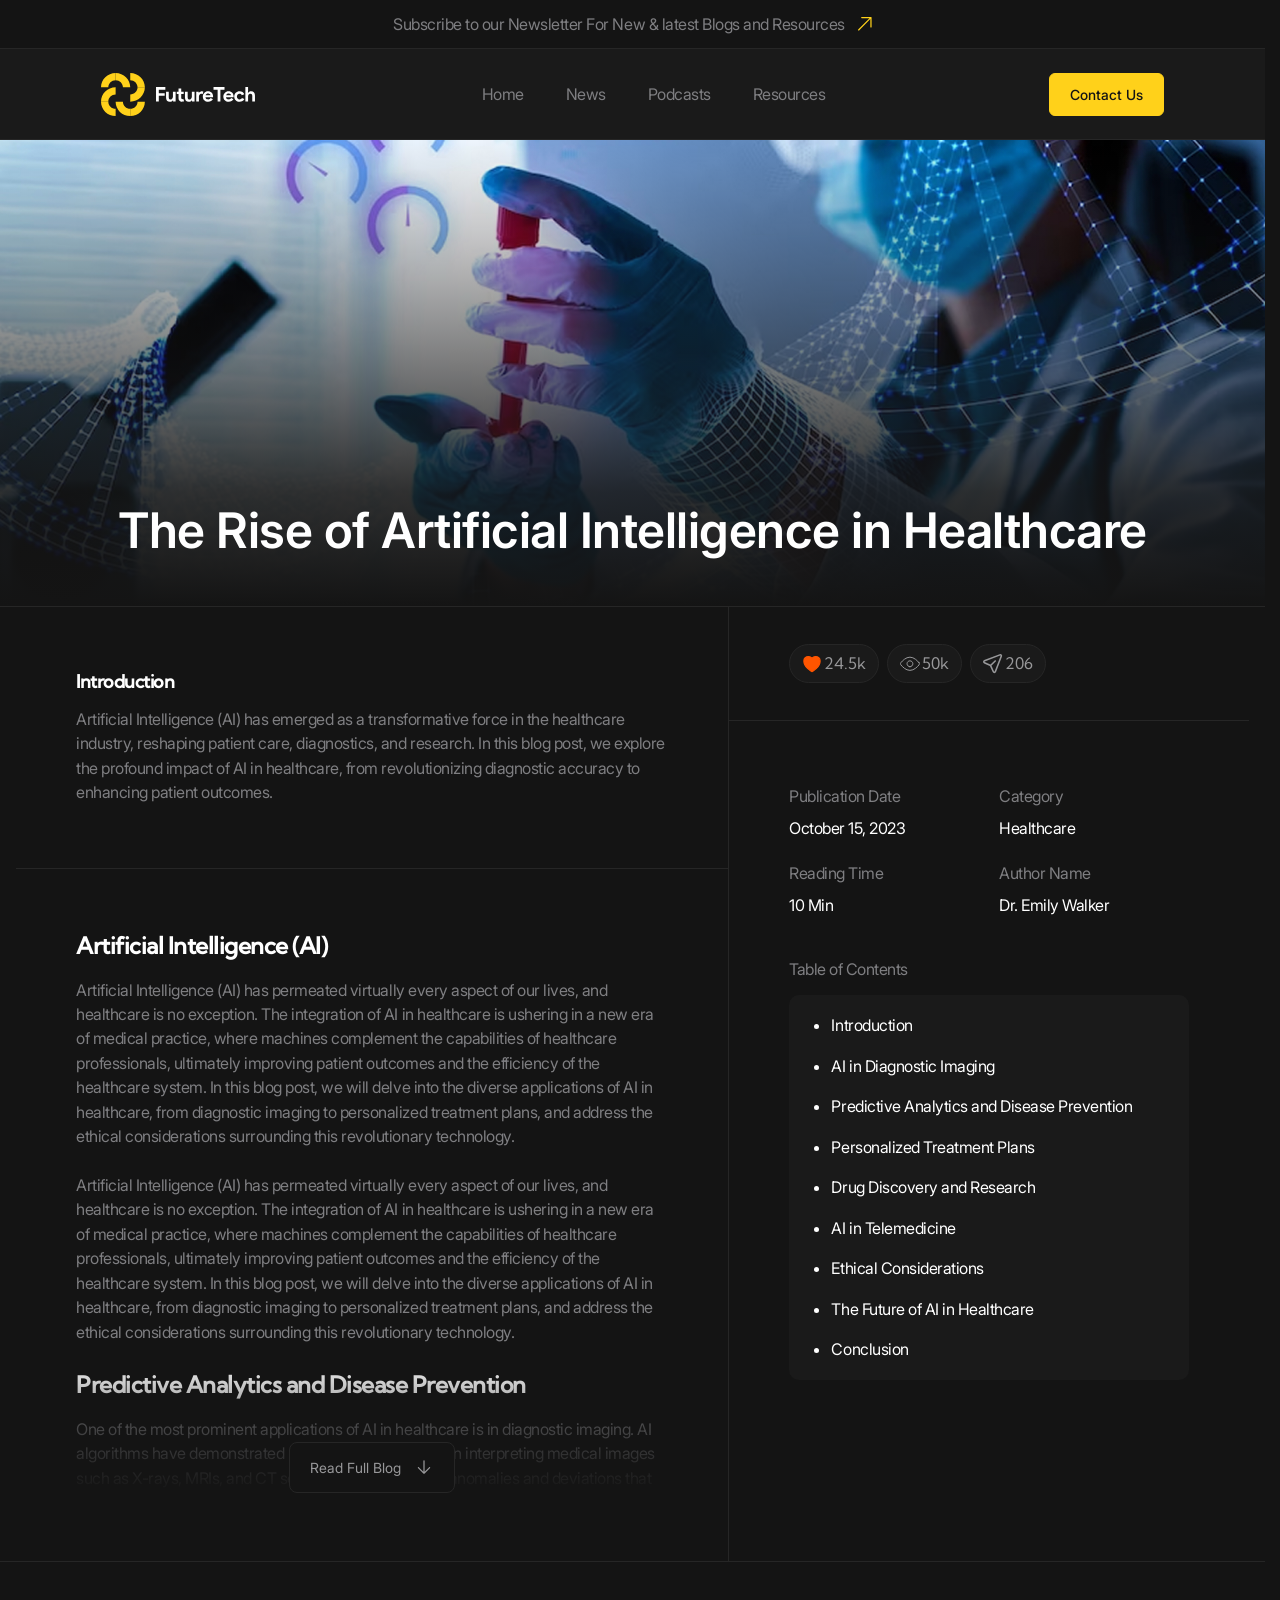
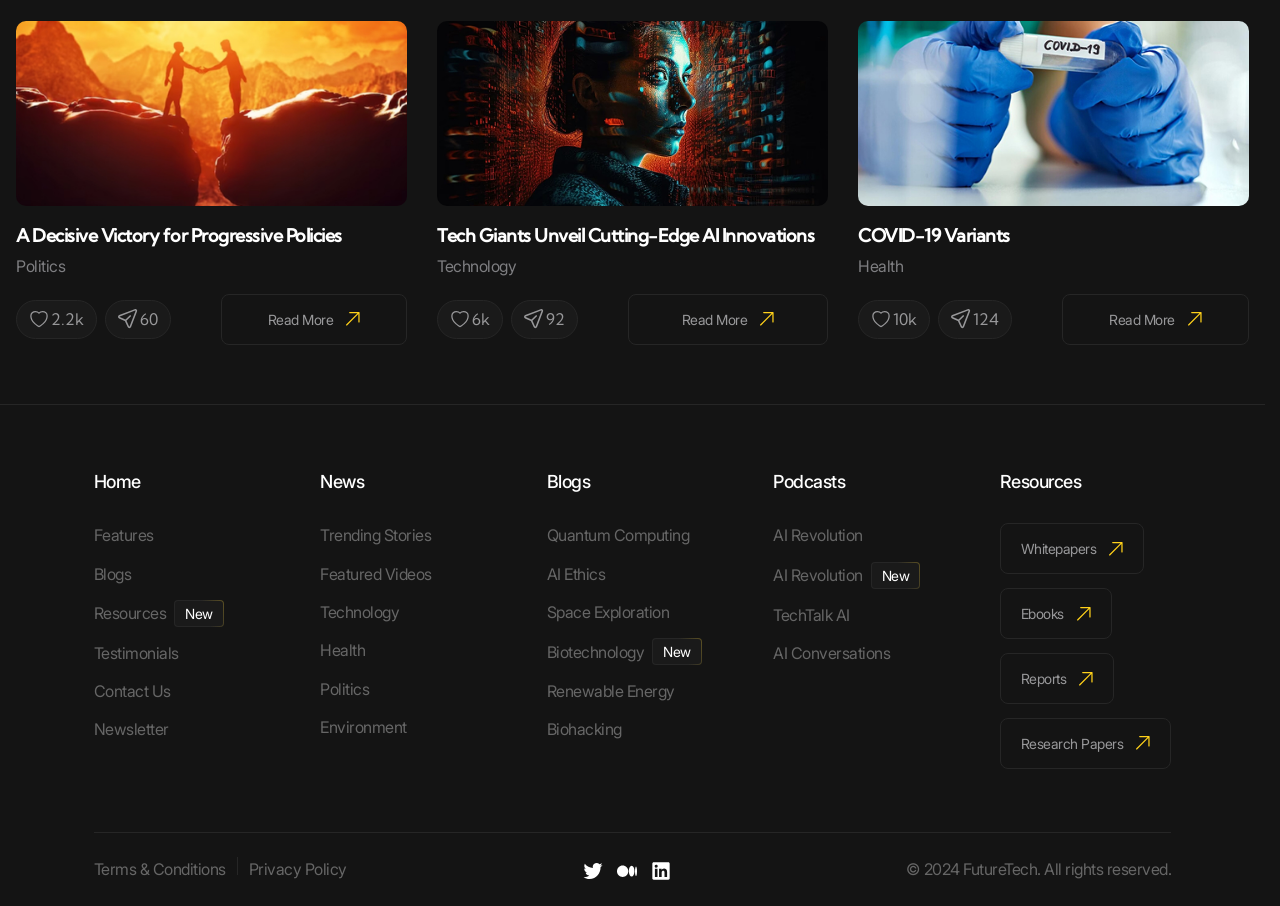
<file: blog.html>
<!doctype html>
<html lang="en">
  <head>
    <meta charset="UTF-8" />
    <meta
      name="viewport"
      content="width=device-width, user-scalable=no, initial-scale=1.0, minimum-scale=1.0, maximum-scale=1.0"
    />
    <title>Future Tech | Blog</title>
    <link rel="icon" href="./images/favicon.svg" />
    <link rel="stylesheet" href="./styles/main.css" />
    <script src="./scripts/main.js" type="module"></script>
  </head>
  <body>
    <header class="header" data-js-header>
      <div class="header__promo">
        <a
          href="#"
          class="header__promo-title icon icon--yellow-arrow"
          title="Subscribe our blogs"
          aria-label="Subscribe our blogs"
        >
          Subscribe to our Newsletter For New & latest Blogs and Resources
        </a>
      </div>
      <div class="header__body">
        <a href="#" class="header__logo" title="Home" aria-label="Home">
          <img src="./images/logo.svg" alt="" width="179" height="50" />
        </a>
        <div class="header__overlay" data-js-header-overlay>
          <nav class="header__menu">
            <ul class="header__menu-list">
              <li class="header__menu-item">
                <a
                  href="./index.html"
                  class="header__menu-link"
                  title="Home"
                  aria-label="Home"
                >
                  Home
                </a>
              </li>
              <li class="header__menu-item">
                <a
                  href="./news.html"
                  class="header__menu-link"
                  title="News"
                  aria-label="News"
                >
                  News
                </a>
              </li>
              <li class="header__menu-item">
                <a
                  href="./podcasts.html"
                  class="header__menu-link"
                  title="Podcasts"
                  aria-label="Podcasts"
                >
                  Podcasts
                </a>
              </li>
              <li class="header__menu-item">
                <a
                  href="./resources.html"
                  class="header__menu-link"
                  title="Resources"
                  aria-label="Resources"
                >
                  Resources
                </a>
              </li>
            </ul>
          </nav>

          <a
            href="./contacts.html"
            class="header__contact-us-link button button--accent"
            title="Contact us"
            aria-label="Contact us"
          >
            Contact Us
          </a>
        </div>

        <button
          type="button"
          class="header__burger-button burger-button visible-mobile"
          data-js-header-burger-button
          title="Open menu"
          aria-label="Open menu"
        >
          <span class="burger-button__line"></span>
          <span class="burger-button__line"></span>
          <span class="burger-button__line burger-button__line-short"></span>
        </button>
      </div>
    </header>

    <main class="main">
      <section class="blog-details" aria-labelledby="blog-details-title">
        <header class="blog-details__header">
          <div class="blog-details__inner container">
            <h1 class="blog-details__title" id="blog-details-title">
              The Rise of Artificial Intelligence in Healthcare
            </h1>
          </div>
        </header>
        <div class="blog-details__body">
          <div class="blog-details__body-inner container">
            <div class="blog-details__body-main">
              <div
                class="blog-details__intro full-vw-line full-vw-line--bottom full-vw-line--left"
              >
                <h2 class="h6">Introduction</h2>
                <p>
                  Artificial Intelligence (AI) has emerged as a transformative
                  force in the healthcare industry, reshaping patient care,
                  diagnostics, and research. In this blog post, we explore the
                  profound impact of AI in healthcare, from revolutionizing
                  diagnostic accuracy to enhancing patient outcomes.
                </p>
              </div>
              <div
                class="blog-details__expandable-content expandable-content"
                data-js-expandable-content
              >
                <h2 class="expandable-content__title h4">
                  Artificial Intelligence (AI)
                </h2>
                <p>
                  Artificial Intelligence (AI) has permeated virtually every
                  aspect of our lives, and healthcare is no exception. The
                  integration of AI in healthcare is ushering in a new era of
                  medical practice, where machines complement the capabilities
                  of healthcare professionals, ultimately improving patient
                  outcomes and the efficiency of the healthcare system. In this
                  blog post, we will delve into the diverse applications of AI
                  in healthcare, from diagnostic imaging to personalized
                  treatment plans, and address the ethical considerations
                  surrounding this revolutionary technology.
                </p>
                <p>
                  Artificial Intelligence (AI) has permeated virtually every
                  aspect of our lives, and healthcare is no exception. The
                  integration of AI in healthcare is ushering in a new era of
                  medical practice, where machines complement the capabilities
                  of healthcare professionals, ultimately improving patient
                  outcomes and the efficiency of the healthcare system. In this
                  blog post, we will delve into the diverse applications of AI
                  in healthcare, from diagnostic imaging to personalized
                  treatment plans, and address the ethical considerations
                  surrounding this revolutionary technology.
                </p>
                <h2 class="expandable-content__title h4">
                  Predictive Analytics and Disease Prevention
                </h2>
                <p>
                  One of the most prominent applications of AI in healthcare is
                  in diagnostic imaging. AI algorithms have demonstrated
                  remarkable proficiency in interpreting medical images such as
                  X-rays, MRIs, and CT scans. They can identify anomalies and
                  deviations that might be overlooked by the human eye. This is
                  particularly valuable in early disease detection. For
                  instance, AI can aid radiologists in detecting minute
                  irregularities in mammograms or identifying critical findings
                  in chest X-rays, potentially indicative of life-threatening
                  conditions.
                </p>
                <p>
                  One of the most prominent applications of AI in healthcare is
                  in diagnostic imaging. AI algorithms have demonstrated
                  remarkable proficiency in interpreting medical images such as
                  X-rays, MRIs, and CT scans. They can identify anomalies and
                  deviations that might be overlooked by the human eye. This is
                  particularly valuable in early disease detection. For
                  instance, AI can aid radiologists in detecting minute
                  irregularities in mammograms or identifying critical findings
                  in chest X-rays, potentially indicative of life-threatening
                  conditions.
                </p>
                <p>
                  One of the most prominent applications of AI in healthcare is
                  in diagnostic imaging. AI algorithms have demonstrated
                  remarkable proficiency in interpreting medical images such as
                  X-rays, MRIs, and CT scans. They can identify anomalies and
                  deviations that might be overlooked by the human eye. This is
                  particularly valuable in early disease detection. For
                  instance, AI can aid radiologists in detecting minute
                  irregularities in mammograms or identifying critical findings
                  in chest X-rays, potentially indicative of life-threatening
                  conditions.
                </p>
                <p>
                  One of the most prominent applications of AI in healthcare is
                  in diagnostic imaging. AI algorithms have demonstrated
                  remarkable proficiency in interpreting medical images such as
                  X-rays, MRIs, and CT scans. They can identify anomalies and
                  deviations that might be overlooked by the human eye. This is
                  particularly valuable in early disease detection. For
                  instance, AI can aid radiologists in detecting minute
                  irregularities in mammograms or identifying critical findings
                  in chest X-rays, potentially indicative of life-threatening
                  conditions.
                </p>
                <p>
                  One of the most prominent applications of AI in healthcare is
                  in diagnostic imaging. AI algorithms have demonstrated
                  remarkable proficiency in interpreting medical images such as
                  X-rays, MRIs, and CT scans. They can identify anomalies and
                  deviations that might be overlooked by the human eye. This is
                  particularly valuable in early disease detection. For
                  instance, AI can aid radiologists in detecting minute
                  irregularities in mammograms or identifying critical findings
                  in chest X-rays, potentially indicative of life-threatening
                  conditions.
                </p>
                <button
                  type="button"
                  class="expandable-content__button button"
                  data-js-expandable-content-button
                >
                  <span class="icon icon--grey-arrow"> Read Full Blog </span>
                </button>
              </div>
            </div>
            <div class="blog-details__body-aside">
              <div
                class="blog-details__actions actions full-vw-line full-vw-line--bottom full-vw-line--right"
                data-js-actions
              >
                <ul class="actions__list">
                  <li class="actions__item">
                    <button
                      class="actions__button is-active"
                      type="button"
                      title="Dislike"
                      aria-label="Dislike"
                      data-js-actions-like-button
                    >
                      <span class="actions__icon-wrapper">
                        <svg
                          width="24"
                          height="24"
                          viewBox="0 0 24 24"
                          fill="none"
                          xmlns="http://www.w3.org/2000/svg"
                        >
                          <path
                            d="M11.645 20.9107L11.6384 20.9071L11.6158 20.8949C11.5965 20.8844 11.5689 20.8693 11.5336 20.8496C11.4629 20.8101 11.3612 20.7524 11.233 20.6769C10.9765 20.5261 10.6132 20.3039 10.1785 20.015C9.31074 19.4381 8.15122 18.5901 6.9886 17.5063C4.68781 15.3615 2.25 12.1751 2.25 8.25C2.25 5.32194 4.7136 3 7.6875 3C9.43638 3 11.0023 3.79909 12 5.0516C12.9977 3.79909 14.5636 3 16.3125 3C19.2864 3 21.75 5.32194 21.75 8.25C21.75 12.1751 19.3122 15.3615 17.0114 17.5063C15.8488 18.5901 14.6893 19.4381 13.8215 20.015C13.3868 20.3039 13.0235 20.5261 12.767 20.6769C12.6388 20.7524 12.5371 20.8101 12.4664 20.8496C12.4311 20.8693 12.4035 20.8844 12.3842 20.8949L12.3616 20.9071L12.355 20.9107L12.3523 20.9121C12.1323 21.0289 11.8677 21.0289 11.6477 20.9121L11.645 20.9107Z"
                            stroke="#666666"
                            stroke-width="1.5"
                            stroke-linejoin="round"
                          />
                        </svg>
                      </span>
                      <span>24.5k</span>
                    </button>
                  </li>
                  <li class="actions__item">
                    <button
                      class="actions__button"
                      type="button"
                      title="View"
                      aria-label="View"
                    >
                      <span class="actions__icon-wrapper">
                        <svg
                          width="30"
                          height="22"
                          viewBox="0 0 30 22"
                          fill="none"
                          xmlns="http://www.w3.org/2000/svg"
                        >
                          <path
                            d="M28.5208 9.00564C28.8829 9.46119 29.0833 10.053 29.0833 10.6667C29.0833 11.2803 28.8829 11.8722 28.5208 12.3277C26.228 15.1292 21.009 20.5833 14.9167 20.5833C8.82432 20.5833 3.60542 15.1292 1.31259 12.3277C0.950456 11.8722 0.75 11.2803 0.75 10.6667C0.75 10.053 0.950456 9.46119 1.31259 9.00564C3.60542 6.20417 8.82432 0.75 14.9167 0.75C21.009 0.75 26.228 6.20417 28.5208 9.00564Z"
                            stroke="#98989A"
                            stroke-width="1.5"
                            stroke-linecap="round"
                            stroke-linejoin="round"
                          />
                          <path
                            d="M14.9174 15.0738C17.3294 15.0738 19.2847 13.1006 19.2847 10.6665C19.2847 8.23237 17.3294 6.25912 14.9174 6.25912C12.5054 6.25912 10.5501 8.23237 10.5501 10.6665C10.5501 13.1006 12.5054 15.0738 14.9174 15.0738Z"
                            stroke="#98989A"
                            stroke-width="1.5"
                            stroke-linecap="round"
                            stroke-linejoin="round"
                          />
                        </svg>
                      </span>
                      <span>50k</span>
                    </button>
                  </li>
                  <li class="actions__item">
                    <button
                      class="actions__button"
                      type="button"
                      title="Share"
                      aria-label="Share"
                    >
                      <span class="actions__icon-wrapper">
                        <svg
                          width="19"
                          height="19"
                          viewBox="0 0 19 19"
                          fill="none"
                          xmlns="http://www.w3.org/2000/svg"
                        >
                          <path
                            d="M7.20271 10.9746L1.33621 8.30799C0.528845 7.94101 0.563291 6.78264 1.39104 6.46428L16.0642 0.820746C16.873 0.509691 17.6676 1.30433 17.3565 2.11307L11.713 16.7863C11.3947 17.614 10.2363 17.6484 9.8693 16.8411L7.20271 10.9746ZM7.20271 10.9746L11.5875 6.58998"
                            stroke="#666666"
                            stroke-width="1.5"
                            stroke-linecap="round"
                            stroke-linejoin="round"
                          />
                        </svg>
                      </span>
                      <span>206</span>
                    </button>
                  </li>
                </ul>
              </div>
              <div class="blog-details__resume resume resume--2-cols">
                <dl class="resume__list">
                  <div class="resume__item">
                    <dt class="resume__key">Publication Date</dt>
                    <dd class="resume__value">
                      <time datetime="2023-10-15">October 15, 2023</time>
                    </dd>
                  </div>
                  <div class="resume__item">
                    <dt class="resume__key">Category</dt>
                    <dd class="resume__value">Healthcare</dd>
                  </div>
                  <div class="resume__item">
                    <dt class="resume__key">Reading Time</dt>
                    <dd class="resume__value">10 Min</dd>
                  </div>
                  <div class="resume__item">
                    <dt class="resume__key">Author Name</dt>
                    <dd class="resume__value">Dr. Emily Walker</dd>
                  </div>
                  <div class="resume__item resume__item--wide">
                    <dt class="resume__key">Table of Contents</dt>
                    <dd class="resume__value">
                      <div class="table-of-contents">
                        <ul class="table-of-contents__list">
                          <li class="table-of-contents__item">Introduction</li>
                          <li class="table-of-contents__item">
                            AI in Diagnostic Imaging
                          </li>
                          <li class="table-of-contents__item">
                            Predictive Analytics and Disease Prevention
                          </li>
                          <li class="table-of-contents__item">
                            Personalized Treatment Plans
                          </li>
                          <li class="table-of-contents__item">
                            Drug Discovery and Research
                          </li>
                          <li class="table-of-contents__item">
                            AI in Telemedicine
                          </li>
                          <li class="table-of-contents__item">
                            Ethical Considerations
                          </li>
                          <li class="table-of-contents__item">
                            The Future of AI in Healthcare
                          </li>
                          <li class="table-of-contents__item">Conclusion</li>
                        </ul>
                      </div>
                    </dd>
                  </div>
                </dl>
              </div>
            </div>
          </div>
        </div>
        <div class="blog-details__news-cards">
          <div class="blog-details__news-inner container">
            <ul class="blog-details__news-cards-list">
              <li class="blog-details__news-cards-item">
                <article class="info-card">
                  <img
                    class="info-card__image"
                    src="./images/info-card/1.jpg"
                    alt=""
                    width="512"
                    height="222"
                    loading="lazy"
                  />
                  <div class="info-card__body">
                    <h3 class="info-card__title h6">
                      A Decisive Victory for Progressive Policies
                    </h3>
                    <p class="info-card__topic">Politics</p>
                  </div>
                  <div class="info-card__extra">
                    <div class="info-card__actions actions" data-js-actions>
                      <ul class="actions__list">
                        <li class="actions__item">
                          <button
                            class="actions__button"
                            type="button"
                            title="Like"
                            aria-label="Like"
                            data-js-actions-like-button
                          >
                            <span class="actions__icon-wrapper">
                              <svg
                                width="24"
                                height="24"
                                viewBox="0 0 24 24"
                                fill="none"
                                xmlns="http://www.w3.org/2000/svg"
                              >
                                <path
                                  d="M11.645 20.9107L11.6384 20.9071L11.6158 20.8949C11.5965 20.8844 11.5689 20.8693 11.5336 20.8496C11.4629 20.8101 11.3612 20.7524 11.233 20.6769C10.9765 20.5261 10.6132 20.3039 10.1785 20.015C9.31074 19.4381 8.15122 18.5901 6.9886 17.5063C4.68781 15.3615 2.25 12.1751 2.25 8.25C2.25 5.32194 4.7136 3 7.6875 3C9.43638 3 11.0023 3.79909 12 5.0516C12.9977 3.79909 14.5636 3 16.3125 3C19.2864 3 21.75 5.32194 21.75 8.25C21.75 12.1751 19.3122 15.3615 17.0114 17.5063C15.8488 18.5901 14.6893 19.4381 13.8215 20.015C13.3868 20.3039 13.0235 20.5261 12.767 20.6769C12.6388 20.7524 12.5371 20.8101 12.4664 20.8496C12.4311 20.8693 12.4035 20.8844 12.3842 20.8949L12.3616 20.9071L12.355 20.9107L12.3523 20.9121C12.1323 21.0289 11.8677 21.0289 11.6477 20.9121L11.645 20.9107Z"
                                  stroke="#666666"
                                  stroke-width="1.5"
                                  stroke-linejoin="round"
                                />
                              </svg>
                            </span>
                            <span>2.2k</span>
                          </button>
                        </li>
                        <li class="actions__item">
                          <button
                            class="actions__button"
                            type="button"
                            title="Share"
                            aria-label="Share"
                          >
                            <span class="actions__icon-wrapper">
                              <svg
                                width="19"
                                height="19"
                                viewBox="0 0 19 19"
                                fill="none"
                                xmlns="http://www.w3.org/2000/svg"
                              >
                                <path
                                  d="M7.20271 10.9746L1.33621 8.30799C0.528845 7.94101 0.563291 6.78264 1.39104 6.46428L16.0642 0.820746C16.873 0.509691 17.6676 1.30433 17.3565 2.11307L11.713 16.7863C11.3947 17.614 10.2363 17.6484 9.8693 16.8411L7.20271 10.9746ZM7.20271 10.9746L11.5875 6.58998"
                                  stroke="#666666"
                                  stroke-width="1.5"
                                  stroke-linecap="round"
                                  stroke-linejoin="round"
                                />
                              </svg>
                            </span>
                            <span>60</span>
                          </button>
                        </li>
                      </ul>
                    </div>
                    <a class="info-card__button button" href="#">
                      <span class="icon icon--yellow-arrow">Read More</span>
                    </a>
                  </div>
                </article>
              </li>
              <li class="blog-details__news-cards-item">
                <article class="info-card">
                  <img
                    class="info-card__image"
                    src="./images/info-card/2.jpg"
                    alt=""
                    width="512"
                    height="222"
                    loading="lazy"
                  />
                  <div class="info-card__body">
                    <h3 class="info-card__title h6">
                      Tech Giants Unveil Cutting-Edge AI Innovations
                    </h3>
                    <p class="info-card__topic">Technology</p>
                  </div>
                  <div class="info-card__extra">
                    <div class="info-card__actions actions" data-js-actions>
                      <ul class="actions__list">
                        <li class="actions__item">
                          <button
                            class="actions__button"
                            type="button"
                            title="Like"
                            aria-label="Like"
                            data-js-actions-like-button
                          >
                            <span class="actions__icon-wrapper">
                              <svg
                                width="24"
                                height="24"
                                viewBox="0 0 24 24"
                                fill="none"
                                xmlns="http://www.w3.org/2000/svg"
                              >
                                <path
                                  d="M11.645 20.9107L11.6384 20.9071L11.6158 20.8949C11.5965 20.8844 11.5689 20.8693 11.5336 20.8496C11.4629 20.8101 11.3612 20.7524 11.233 20.6769C10.9765 20.5261 10.6132 20.3039 10.1785 20.015C9.31074 19.4381 8.15122 18.5901 6.9886 17.5063C4.68781 15.3615 2.25 12.1751 2.25 8.25C2.25 5.32194 4.7136 3 7.6875 3C9.43638 3 11.0023 3.79909 12 5.0516C12.9977 3.79909 14.5636 3 16.3125 3C19.2864 3 21.75 5.32194 21.75 8.25C21.75 12.1751 19.3122 15.3615 17.0114 17.5063C15.8488 18.5901 14.6893 19.4381 13.8215 20.015C13.3868 20.3039 13.0235 20.5261 12.767 20.6769C12.6388 20.7524 12.5371 20.8101 12.4664 20.8496C12.4311 20.8693 12.4035 20.8844 12.3842 20.8949L12.3616 20.9071L12.355 20.9107L12.3523 20.9121C12.1323 21.0289 11.8677 21.0289 11.6477 20.9121L11.645 20.9107Z"
                                  stroke="#666666"
                                  stroke-width="1.5"
                                  stroke-linejoin="round"
                                />
                              </svg>
                            </span>
                            <span>6k</span>
                          </button>
                        </li>
                        <li class="actions__item">
                          <button
                            class="actions__button"
                            type="button"
                            title="Share"
                            aria-label="Share"
                          >
                            <span class="actions__icon-wrapper">
                              <svg
                                width="19"
                                height="19"
                                viewBox="0 0 19 19"
                                fill="none"
                                xmlns="http://www.w3.org/2000/svg"
                              >
                                <path
                                  d="M7.20271 10.9746L1.33621 8.30799C0.528845 7.94101 0.563291 6.78264 1.39104 6.46428L16.0642 0.820746C16.873 0.509691 17.6676 1.30433 17.3565 2.11307L11.713 16.7863C11.3947 17.614 10.2363 17.6484 9.8693 16.8411L7.20271 10.9746ZM7.20271 10.9746L11.5875 6.58998"
                                  stroke="#666666"
                                  stroke-width="1.5"
                                  stroke-linecap="round"
                                  stroke-linejoin="round"
                                />
                              </svg>
                            </span>
                            <span>92</span>
                          </button>
                        </li>
                      </ul>
                    </div>
                    <a class="info-card__button button" href="#">
                      <span class="icon icon--yellow-arrow">Read More</span>
                    </a>
                  </div>
                </article>
              </li>
              <li class="blog-details__news-cards-item">
                <article class="info-card">
                  <img
                    class="info-card__image"
                    src="./images/info-card/3.jpg"
                    alt=""
                    width="512"
                    height="222"
                    loading="lazy"
                  />
                  <div class="info-card__body">
                    <h3 class="info-card__title h6">COVID-19 Variants</h3>
                    <p class="info-card__topic">Health</p>
                  </div>
                  <div class="info-card__extra">
                    <div class="info-card__actions actions" data-js-actions>
                      <ul class="actions__list">
                        <li class="actions__item">
                          <button
                            class="actions__button"
                            type="button"
                            title="Like"
                            aria-label="Like"
                            data-js-actions-like-button
                          >
                            <span class="actions__icon-wrapper">
                              <svg
                                width="24"
                                height="24"
                                viewBox="0 0 24 24"
                                fill="none"
                                xmlns="http://www.w3.org/2000/svg"
                              >
                                <path
                                  d="M11.645 20.9107L11.6384 20.9071L11.6158 20.8949C11.5965 20.8844 11.5689 20.8693 11.5336 20.8496C11.4629 20.8101 11.3612 20.7524 11.233 20.6769C10.9765 20.5261 10.6132 20.3039 10.1785 20.015C9.31074 19.4381 8.15122 18.5901 6.9886 17.5063C4.68781 15.3615 2.25 12.1751 2.25 8.25C2.25 5.32194 4.7136 3 7.6875 3C9.43638 3 11.0023 3.79909 12 5.0516C12.9977 3.79909 14.5636 3 16.3125 3C19.2864 3 21.75 5.32194 21.75 8.25C21.75 12.1751 19.3122 15.3615 17.0114 17.5063C15.8488 18.5901 14.6893 19.4381 13.8215 20.015C13.3868 20.3039 13.0235 20.5261 12.767 20.6769C12.6388 20.7524 12.5371 20.8101 12.4664 20.8496C12.4311 20.8693 12.4035 20.8844 12.3842 20.8949L12.3616 20.9071L12.355 20.9107L12.3523 20.9121C12.1323 21.0289 11.8677 21.0289 11.6477 20.9121L11.645 20.9107Z"
                                  stroke="#666666"
                                  stroke-width="1.5"
                                  stroke-linejoin="round"
                                />
                              </svg>
                            </span>
                            <span>10k</span>
                          </button>
                        </li>
                        <li class="actions__item">
                          <button
                            class="actions__button"
                            type="button"
                            title="Share"
                            aria-label="Share"
                          >
                            <span class="actions__icon-wrapper">
                              <svg
                                width="19"
                                height="19"
                                viewBox="0 0 19 19"
                                fill="none"
                                xmlns="http://www.w3.org/2000/svg"
                              >
                                <path
                                  d="M7.20271 10.9746L1.33621 8.30799C0.528845 7.94101 0.563291 6.78264 1.39104 6.46428L16.0642 0.820746C16.873 0.509691 17.6676 1.30433 17.3565 2.11307L11.713 16.7863C11.3947 17.614 10.2363 17.6484 9.8693 16.8411L7.20271 10.9746ZM7.20271 10.9746L11.5875 6.58998"
                                  stroke="#666666"
                                  stroke-width="1.5"
                                  stroke-linecap="round"
                                  stroke-linejoin="round"
                                />
                              </svg>
                            </span>
                            <span>124</span>
                          </button>
                        </li>
                      </ul>
                    </div>
                    <a class="info-card__button button" href="#">
                      <span class="icon icon--yellow-arrow">Read More</span>
                    </a>
                  </div>
                </article>
              </li>
            </ul>
          </div>
        </div>
      </section>
    </main>

    <footer class="footer container">
      <nav class="footer__menu">
        <div class="footer__menu-column">
          <a class="footer__menu-title h6" href="#">Home</a>
          <ul class="footer__menu-list">
            <li class="footer__menu-item">
              <a href="#" class="footer__menu-link">Features</a>
            </li>
            <li class="footer__menu-item">
              <a href="#" class="footer__menu-link">Blogs</a>
            </li>
            <li class="footer__menu-item">
              <a href="#" class="footer__menu-link">Resources</a>
              <span class="badge footer__badge">New</span>
            </li>
            <li class="footer__menu-item">
              <a href="#" class="footer__menu-link">Testimonials</a>
            </li>
            <li class="footer__menu-item">
              <a href="#" class="footer__menu-link">Contact Us</a>
            </li>
            <li class="footer__menu-item">
              <a href="#" class="footer__menu-link">Newsletter</a>
            </li>
          </ul>
        </div>
        <div class="footer__menu-column">
          <a class="footer__menu-title h6" href="#">News</a>
          <ul class="footer__menu-list">
            <li class="footer__menu-item">
              <a href="#" class="footer__menu-link">Trending Stories</a>
            </li>
            <li class="footer__menu-item">
              <a href="#" class="footer__menu-link">Featured Videos</a>
            </li>
            <li class="footer__menu-item">
              <a href="#" class="footer__menu-link">Technology</a>
            </li>
            <li class="footer__menu-item">
              <a href="#" class="footer__menu-link">Health</a>
            </li>
            <li class="footer__menu-item">
              <a href="#" class="footer__menu-link">Politics</a>
            </li>
            <li class="footer__menu-item">
              <a href="#" class="footer__menu-link">Environment</a>
            </li>
          </ul>
        </div>
        <div class="footer__menu-column">
          <a class="footer__menu-title h6" href="#">Blogs</a>
          <ul class="footer__menu-list">
            <li class="footer__menu-item">
              <a href="#" class="footer__menu-link">Quantum Computing</a>
            </li>
            <li class="footer__menu-item">
              <a href="#" class="footer__menu-link">AI Ethics</a>
            </li>
            <li class="footer__menu-item">
              <a href="#" class="footer__menu-link">Space Exploration</a>
            </li>
            <li class="footer__menu-item">
              <a href="#" class="footer__menu-link">Biotechnology</a>
              <span class="badge footer__badge">New</span>
            </li>
            <li class="footer__menu-item">
              <a href="#" class="footer__menu-link">Renewable Energy</a>
            </li>
            <li class="footer__menu-item">
              <a href="#" class="footer__menu-link">Biohacking</a>
            </li>
          </ul>
        </div>
        <div class="footer__menu-column">
          <a class="footer__menu-title h6" href="#">Podcasts</a>
          <ul class="footer__menu-list">
            <li class="footer__menu-item">
              <a href="#" class="footer__menu-link">AI Revolution</a>
            </li>
            <li class="footer__menu-item">
              <a href="#" class="footer__menu-link">AI Revolution</a>
              <span class="badge footer__badge">New</span>
            </li>
            <li class="footer__menu-item">
              <a href="#" class="footer__menu-link">TechTalk AI</a>
            </li>
            <li class="footer__menu-item">
              <a href="#" class="footer__menu-link">AI Conversations</a>
            </li>
          </ul>
        </div>
        <div class="footer__menu-column">
          <a class="footer__menu-title h6" href="#">Resources</a>
          <ul class="footer__menu-list">
            <li class="footer__menu-item">
              <a href="#" class="footer__menu-link footer__menu-button button">
                <span
                  class="footer__resoures-link-button icon icon--yellow-arrow"
                  >Whitepapers</span
                >
              </a>
            </li>
            <li class="footer__menu-item">
              <a href="#" class="footer__menu-link button">
                <span
                  class="footer__resoures-link-button icon icon--yellow-arrow"
                  >Ebooks</span
                >
              </a>
            </li>
            <li class="footer__menu-item">
              <a href="#" class="footer__menu-link footer__menu-button button">
                <span
                  class="footer__resoures-link-button icon icon--yellow-arrow"
                  >Reports</span
                >
              </a>
            </li>
            <li class="footer__menu-item">
              <a href="#" class="footer__menu-link footer__menu-button button">
                <span
                  class="footer__resoures-link-button icon icon--yellow-arrow"
                  >Research Papers</span
                >
              </a>
            </li>
          </ul>
        </div>
      </nav>

      <div class="footer__extra">
        <div class="footer__extra-about">
          <ul class="footer__extra-about-list">
            <li class="footer__extra-about-item">
              <a href="#" class="footer__extra-about-link"
                >Terms & Conditions</a
              >
            </li>
            <li class="footer__extra-about-item">
              <a href="#" class="footer__extra-about-link">Privacy Policy</a>
            </li>
          </ul>
        </div>

        <div class="footer__extra-soc1als soc1als">
          <ul class="soc1als__list">
            <li class="soc1als__item">
              <a
                class="soc1als__link"
                href="#"
                title="Twitter"
                aria-label="Twitter"
                target="_blank"
              >
                <svg
                  width="24"
                  height="24"
                  viewBox="0 0 24 24"
                  fill="none"
                  xmlns="http://www.w3.org/2000/svg"
                >
                  <path
                    d="M21.0571 7.18114C21.0664 7.39235 21.0664 7.59395 21.0664 7.80515C21.0756 14.2084 16.3712 21.6004 7.76793 21.6004C5.23048 21.6004 2.73933 20.842 0.600098 19.4212C0.970528 19.4692 1.34096 19.4884 1.71139 19.4884C3.81358 19.4884 5.86021 18.7588 7.51789 17.4052C5.51756 17.3668 3.75802 16.0132 3.14681 14.0356C3.85063 14.1796 4.57296 14.1508 5.25826 13.9492C3.08198 13.5076 1.51691 11.5204 1.50765 9.20675C1.50765 9.18755 1.50765 9.16835 1.50765 9.14915C2.15591 9.52355 2.88751 9.73475 3.62837 9.75395C1.58174 8.33315 0.942746 5.50114 2.18369 3.28353C4.5637 6.31714 8.06427 8.15075 11.8241 8.35235C11.4445 6.67234 11.9631 4.90594 13.1762 3.71553C15.0561 1.88193 18.0196 1.97793 19.7977 3.92673C20.8441 3.71553 21.8535 3.31233 22.7704 2.74593C22.4185 3.86913 21.6869 4.81954 20.7145 5.42434C21.6406 5.30914 22.5481 5.04994 23.4001 4.66594C22.7704 5.64514 21.9739 6.48994 21.0571 7.18114Z"
                    fill="white"
                  />
                </svg>
              </a>
            </li>
            <li class="soc1als__item">
              <a
                class="soc1als__link"
                href="#"
                title="Medium"
                aria-label="Medium"
                target="_blank"
              >
                <svg
                  width="24"
                  height="24"
                  viewBox="0 0 24 24"
                  fill="none"
                  xmlns="http://www.w3.org/2000/svg"
                >
                  <path
                    d="M13.5374 12.2281C13.5374 15.9988 10.5069 19.0556 6.76883 19.0556C3.03073 19.0556 0 15.9981 0 12.2281C0 8.45806 3.0305 5.40039 6.76883 5.40039C10.5072 5.40039 13.5374 8.45737 13.5374 12.2281Z"
                    fill="white"
                  />
                  <path
                    d="M20.9627 12.2285C20.9627 15.7778 19.4474 18.6563 17.5783 18.6563C15.7091 18.6563 14.1938 15.7778 14.1938 12.2285C14.1938 8.67922 15.7089 5.80078 17.578 5.80078C19.4472 5.80078 20.9625 8.67829 20.9625 12.2285"
                    fill="white"
                  />
                  <path
                    d="M24 12.228C24 15.4073 23.4672 17.9862 22.8097 17.9862C22.1522 17.9862 21.6196 15.408 21.6196 12.228C21.6196 9.04797 22.1525 6.46973 22.8097 6.46973C23.467 6.46973 24 9.04774 24 12.228Z"
                    fill="white"
                  />
                </svg>
              </a>
            </li>
            <li class="soc1als__item">
              <a
                class="soc1als__link"
                href="#"
                title="Linked In"
                aria-label="Linked In"
                target="_blank"
              >
                <svg
                  width="24"
                  height="24"
                  viewBox="0 0 24 24"
                  fill="none"
                  xmlns="http://www.w3.org/2000/svg"
                >
                  <path
                    d="M20.8647 1.59961H3.13554C2.72832 1.59961 2.33777 1.76138 2.04982 2.04933C1.76187 2.33728 1.6001 2.72783 1.6001 3.13505V20.8642C1.6001 21.2714 1.76187 21.6619 2.04982 21.9499C2.33777 22.2378 2.72832 22.3996 3.13554 22.3996H20.8647C21.2719 22.3996 21.6624 22.2378 21.9504 21.9499C22.2383 21.6619 22.4001 21.2714 22.4001 20.8642V3.13505C22.4001 2.72783 22.2383 2.33728 21.9504 2.04933C21.6624 1.76138 21.2719 1.59961 20.8647 1.59961ZM7.79965 19.3186H4.67243V9.38516H7.79965V19.3186ZM6.23388 8.00861C5.87915 8.00661 5.53296 7.89958 5.239 7.70102C4.94504 7.50246 4.71649 7.22127 4.58219 6.89294C4.44789 6.56461 4.41386 6.20386 4.48439 5.8562C4.55492 5.50855 4.72686 5.18958 4.9785 4.93955C5.23014 4.68952 5.5502 4.51964 5.8983 4.45134C6.2464 4.38304 6.60693 4.41939 6.93439 4.5558C7.26185 4.6922 7.54156 4.92255 7.73823 5.21778C7.9349 5.51301 8.03971 5.85988 8.03943 6.21461C8.04278 6.45211 7.99827 6.68784 7.90857 6.90777C7.81887 7.1277 7.68582 7.32732 7.51733 7.49473C7.34884 7.66215 7.14837 7.79392 6.92787 7.88221C6.70736 7.97049 6.47134 8.01348 6.23388 8.00861ZM19.3263 19.3273H16.2005V13.9005C16.2005 12.3001 15.5202 11.8061 14.642 11.8061C13.7147 11.8061 12.8047 12.5052 12.8047 13.9409V19.3273H9.67743V9.39239H12.6848V10.7689H12.7252C13.0271 10.1579 14.0844 9.11361 15.6979 9.11361C17.4428 9.11361 19.3278 10.1493 19.3278 13.1826L19.3263 19.3273Z"
                    fill="white"
                  />
                </svg>
              </a>
            </li>
          </ul>
        </div>

        <p class="footer__copyright">
          © <time datetime="2024">2024</time> FutureTech. All rights reserved.
        </p>
      </div>
    </footer>
  </body>
</html>
</file>
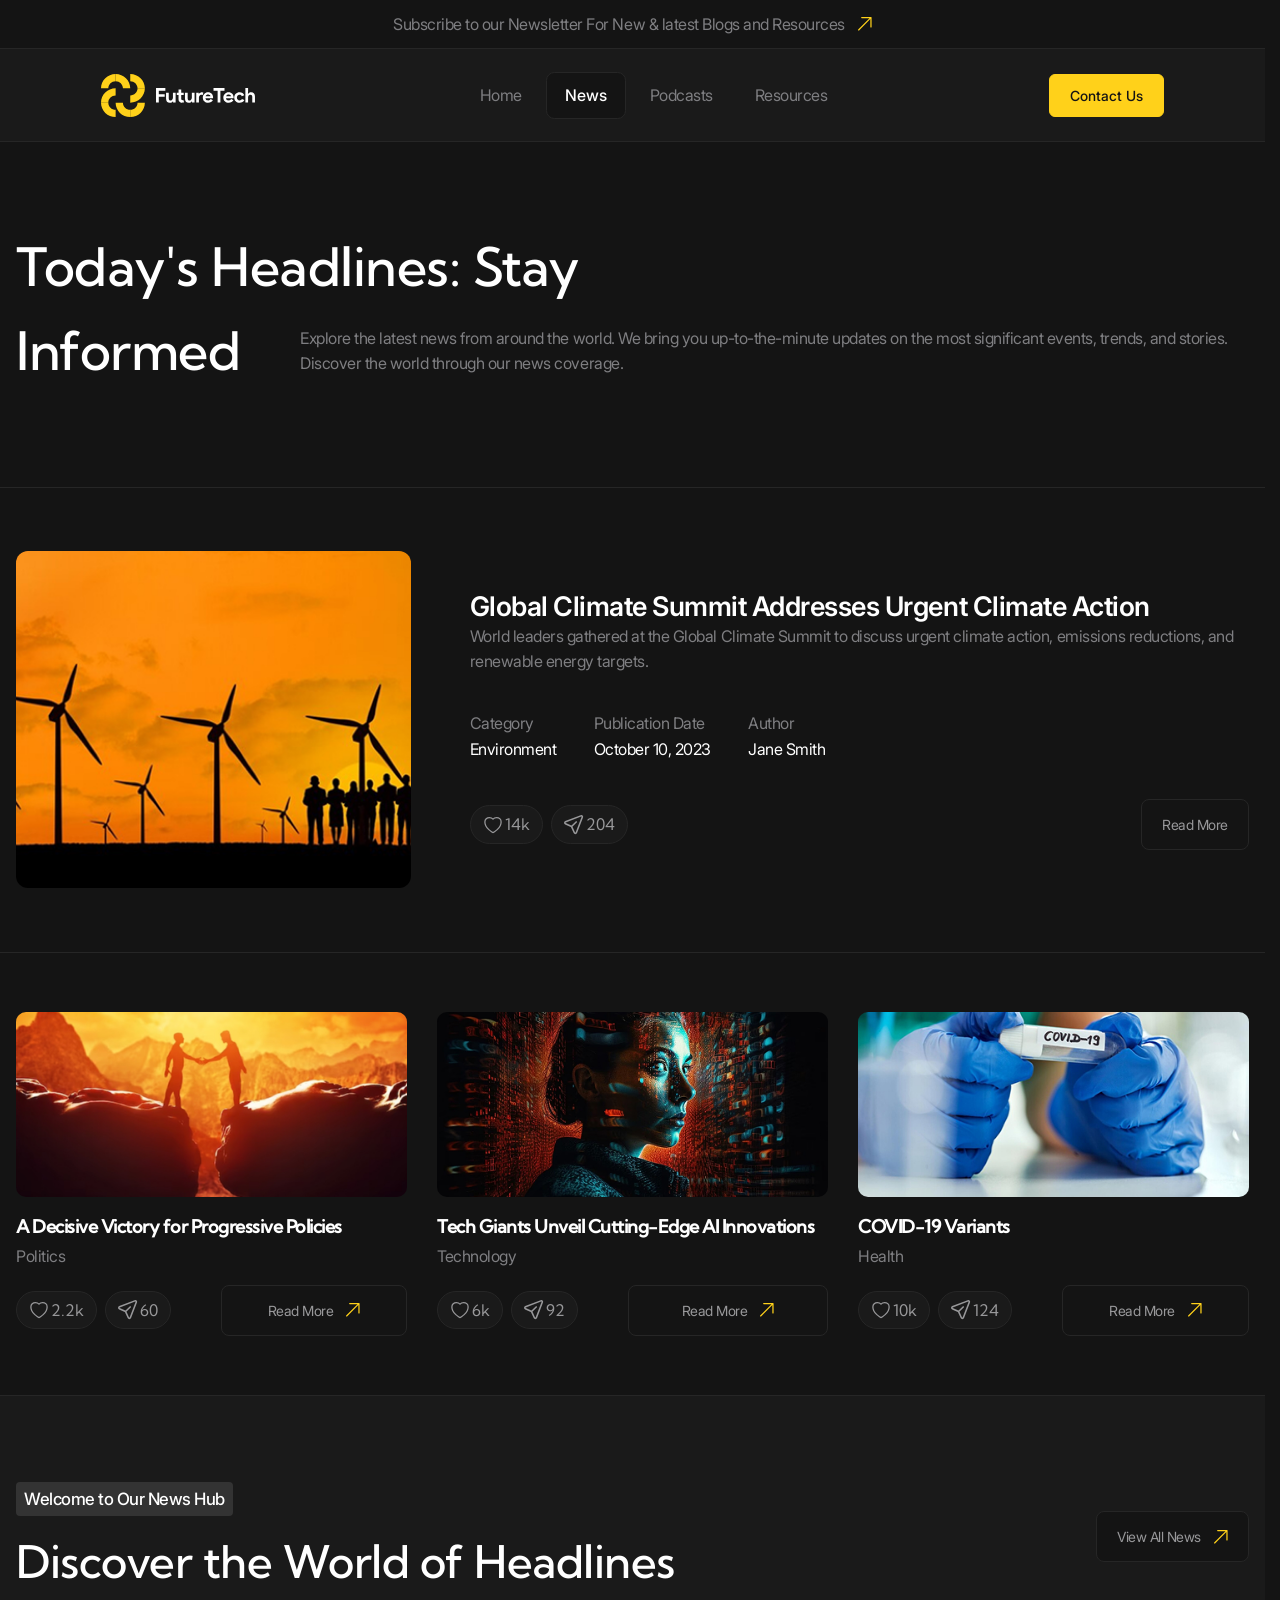
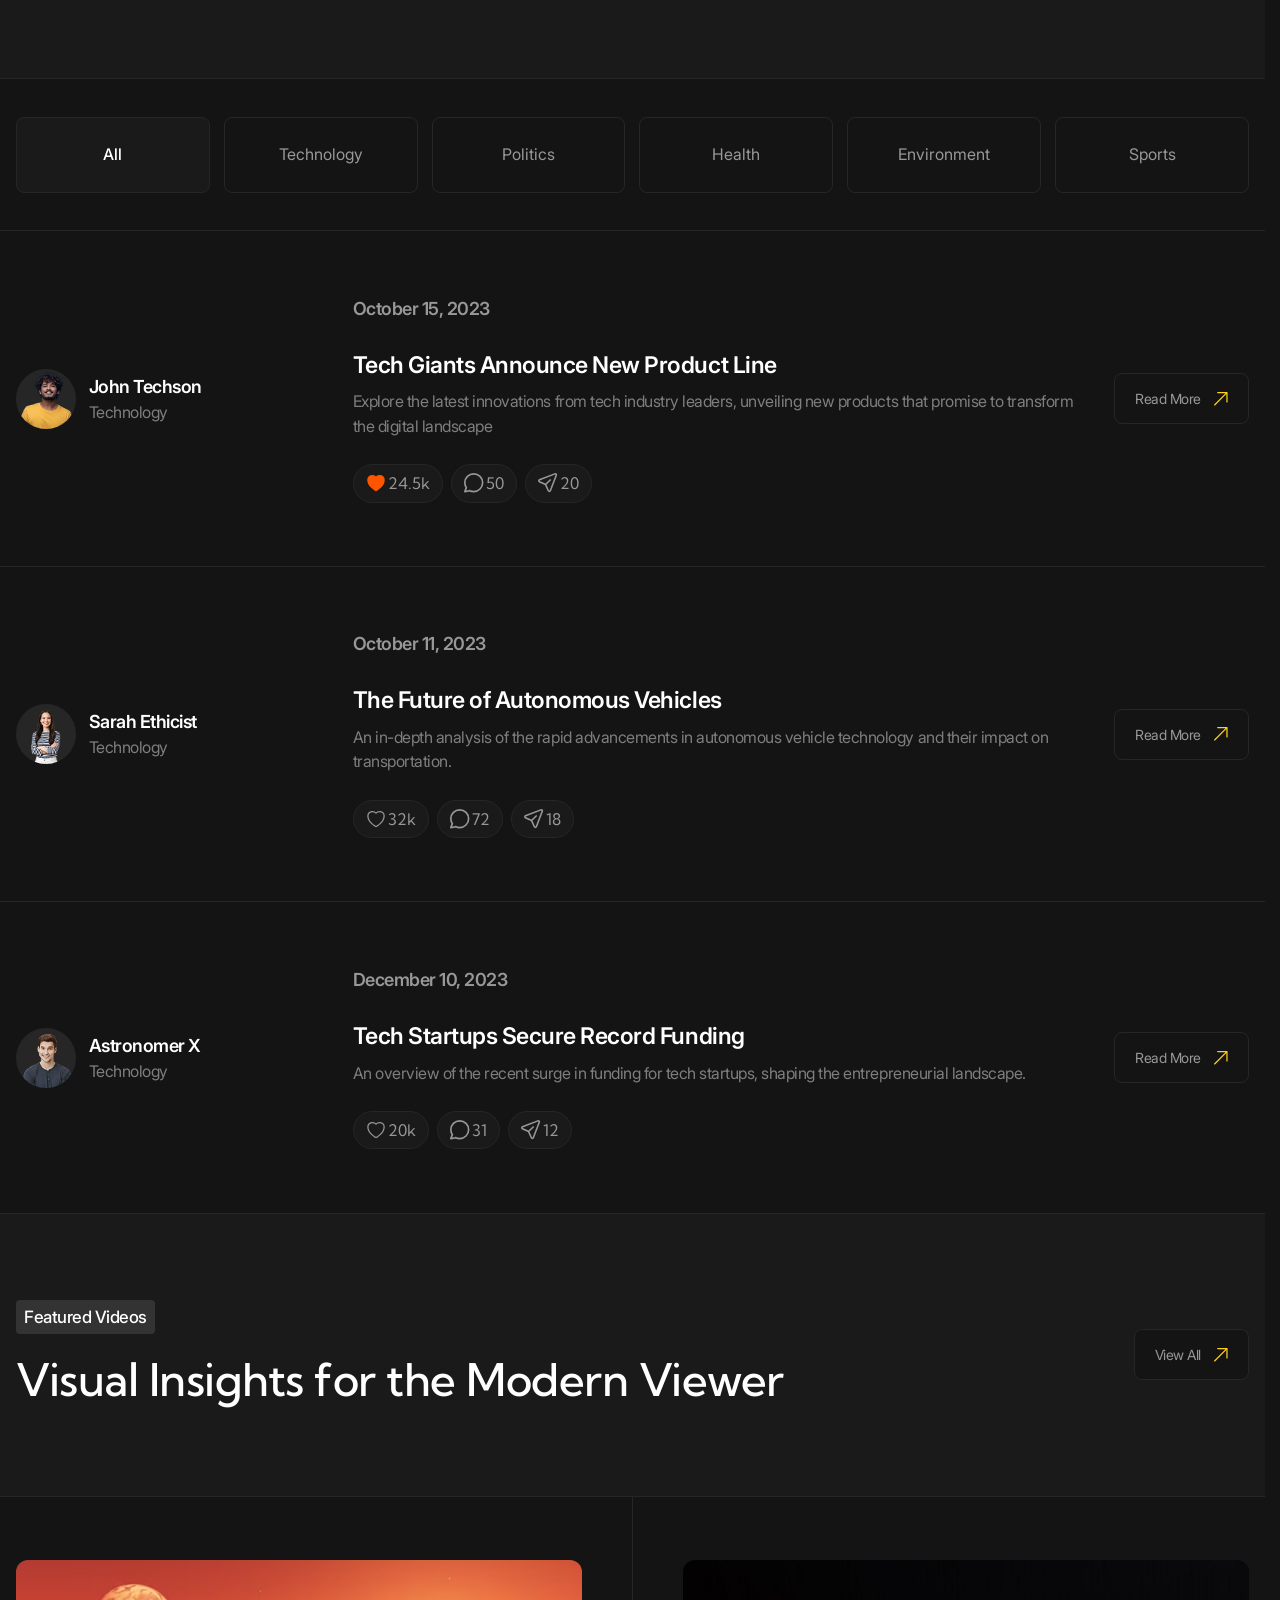
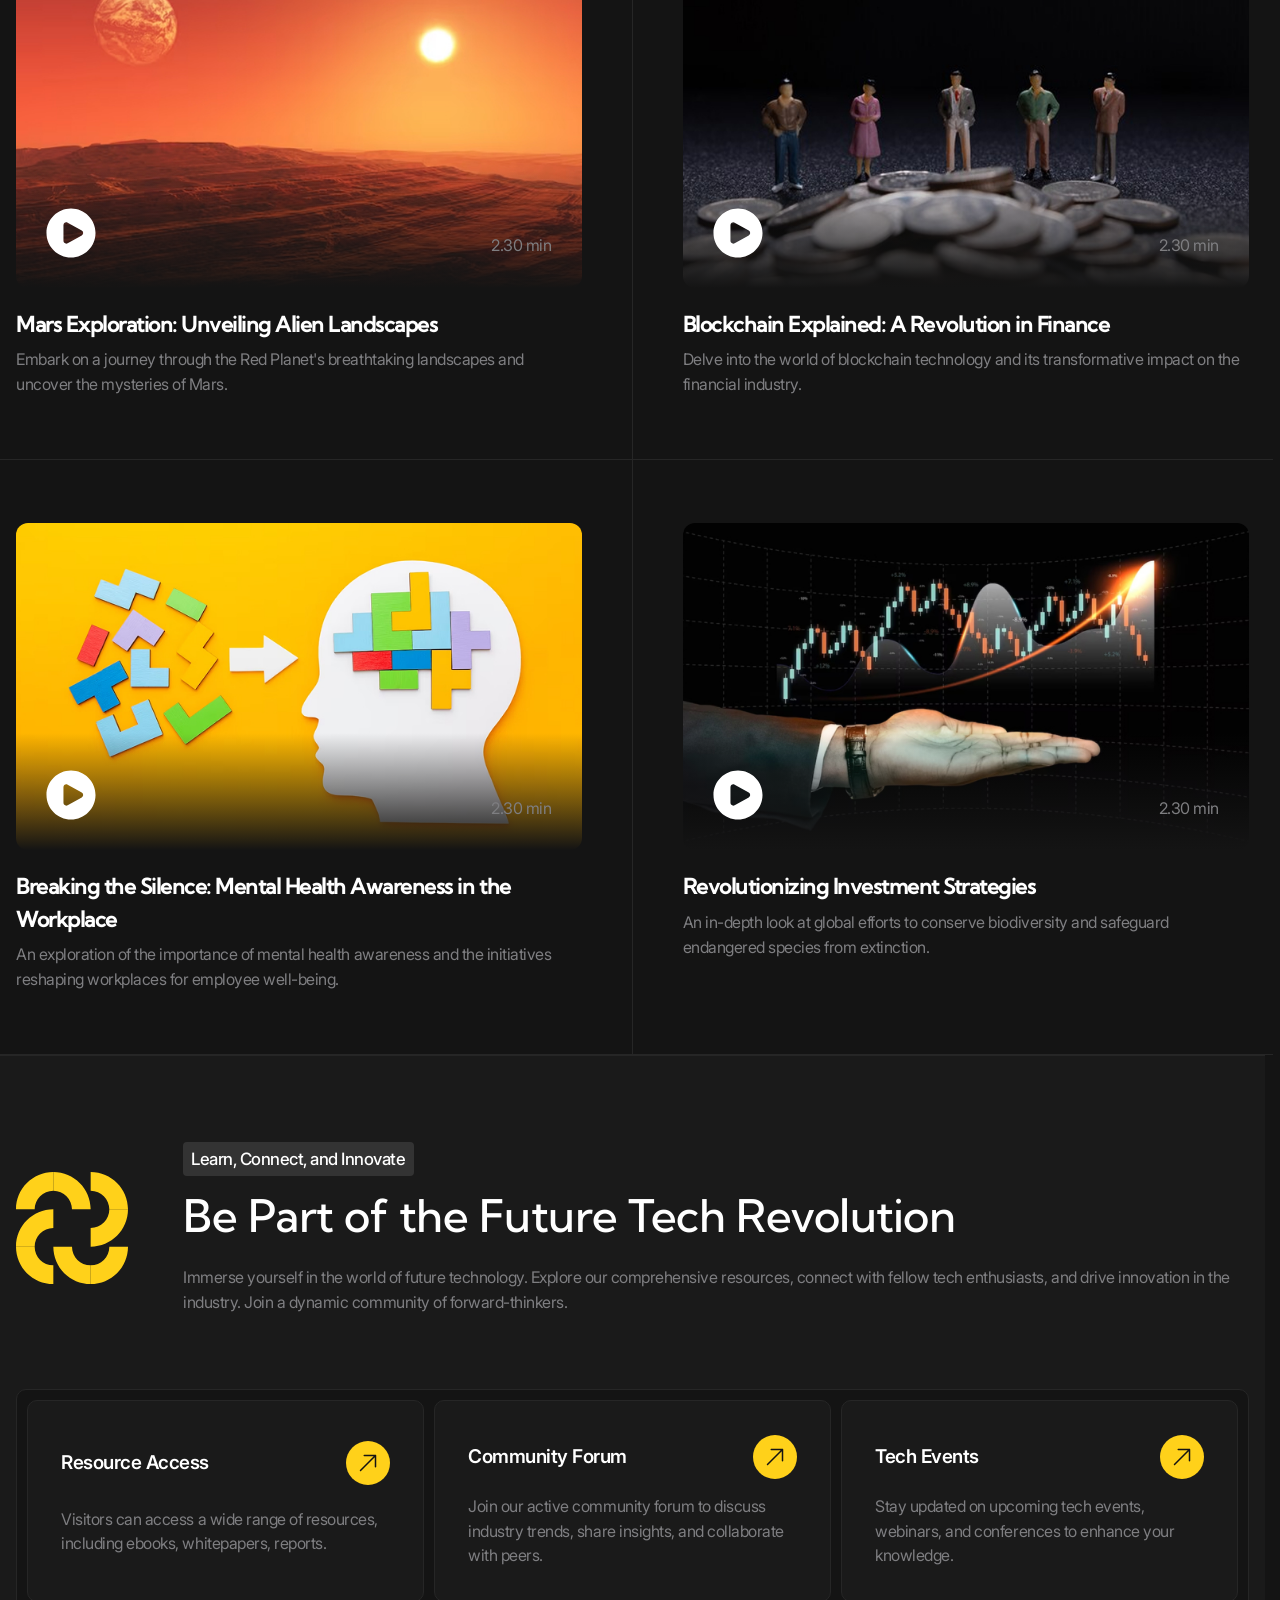
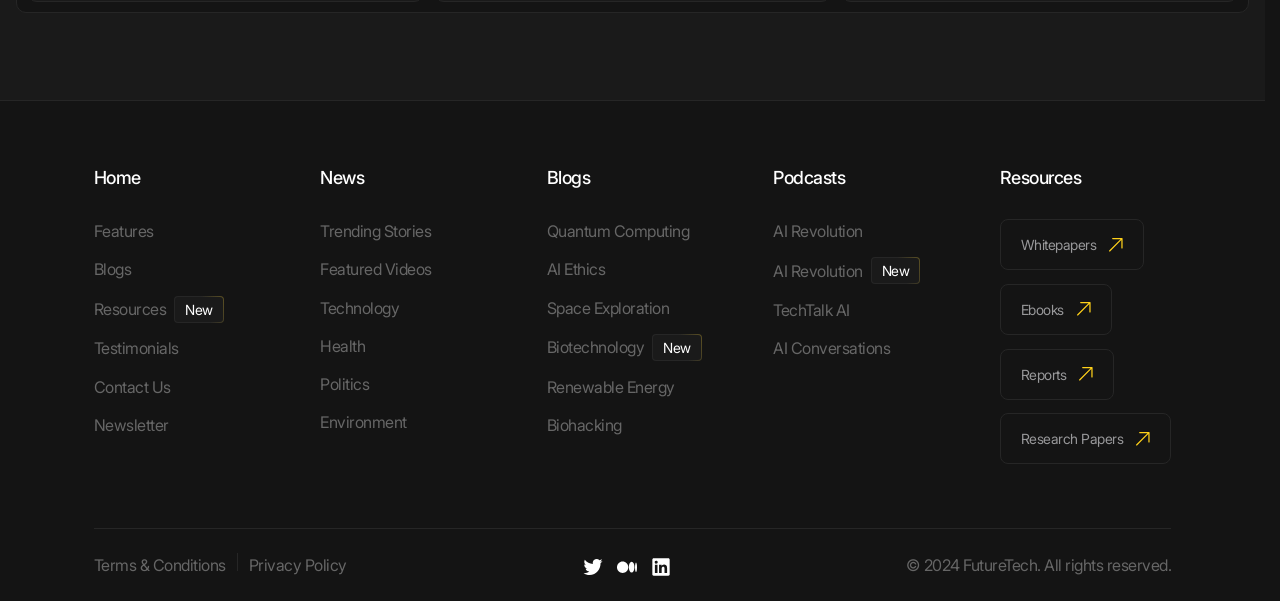
<file: news.html>
<!doctype html>
<html lang="en">
  <head>
    <meta charset="UTF-8" />
    <meta
      name="viewport"
      content="width=device-width, user-scalable=no, initial-scale=1.0, minimum-scale=1.0, maximum-scale=1.0"
    />
    <title>Future Tech | News</title>
    <link rel="icon" href="./images/favicon.svg" />
    <link rel="stylesheet" href="./styles/main.css" />
    <script src="./scripts/main.js" type="module"></script>
  </head>
  <body>
    <header class="header" data-js-header>
      <div class="header__promo">
        <a
          href="#"
          class="header__promo-title icon icon--yellow-arrow"
          title="Subscribe our blogs"
          aria-label="Subscribe our blogs"
        >
          Subscribe to our Newsletter For New & latest Blogs and Resources
        </a>
      </div>
      <div class="header__body">
        <a href="#" class="header__logo" title="Home" aria-label="Home">
          <img src="./images/logo.svg" alt="" width="179" height="50" />
        </a>
        <div class="header__overlay" data-js-header-overlay>
          <nav class="header__menu">
            <ul class="header__menu-list">
              <li class="header__menu-item">
                <a
                  href="./index.html"
                  class="header__menu-link"
                  title="Home"
                  aria-label="Home"
                >
                  Home
                </a>
              </li>
              <li class="header__menu-item">
                <a
                  href="./news.html"
                  class="header__menu-link active-page"
                  title="News"
                  aria-label="News"
                >
                  News
                </a>
              </li>
              <li class="header__menu-item">
                <a
                  href="./podcasts.html"
                  class="header__menu-link"
                  title="Podcasts"
                  aria-label="Podcasts"
                >
                  Podcasts
                </a>
              </li>
              <li class="header__menu-item">
                <a
                  href="./resources.html"
                  class="header__menu-link"
                  title="Resources"
                  aria-label="Resources"
                >
                  Resources
                </a>
              </li>
            </ul>
          </nav>

          <a
            href="./contacts.html"
            class="header__contact-us-link button button--accent"
            title="Contact us"
            aria-label="Contact us"
          >
            Contact Us
          </a>
        </div>

        <button
          type="button"
          class="header__burger-button burger-button visible-mobile"
          data-js-header-burger-button
          title="Open menu"
          aria-label="Open menu"
        >
          <span class="burger-button__line"></span>
          <span class="burger-button__line"></span>
          <span class="burger-button__line burger-button__line-short"></span>
        </button>
      </div>
    </header>

    <main class="main">
      <section class="hero-alt" aria-labelledby="latest-news-title">
        <header class="hero-alt__header">
          <div class="hero-alt__header-inner container">
            <h1 class="hero-alt__title" id="latest-news-title">
              Today's Headlines: Stay
              <span class="hero-alt__title-hidden-piece">Informed</span>
            </h1>
            <p
              class="hero-alt__title-piece h1 hidden-mobile"
              aria-hidden="true"
            >
              Informed
            </p>
            <p class="hero-alt__subtitle">
              Explore the latest news from around the world. We bring you
              up-to-the-minute updates on the most significant events, trends,
              and stories. Discover the world through our news coverage.
            </p>
          </div>
        </header>
        <div class="latest-news__body">
          <ul class="list">
            <li class="list__item">
              <article class="main-news container">
                <img
                  class="main-news__image"
                  src="./images/latest-news/latest-news-image.jpg"
                  alt=""
                  width="515"
                  height="325"
                />
                <div class="main-news__body">
                  <div class="main-news__info">
                    <h2 class="main-news__title">
                      Global Climate Summit Addresses Urgent Climate Action
                    </h2>
                    <p class="main-news__description">
                      World leaders gathered at the Global Climate Summit to
                      discuss urgent climate action, emissions reductions, and
                      renewable energy targets.
                    </p>
                  </div>
                  <div class="main-news__resume resume">
                    <dl class="resume__list">
                      <div class="resume__item">
                        <dt class="resume__key">Category</dt>
                        <dd class="resume__value">Environment</dd>
                      </div>
                      <div class="resume__item">
                        <dt class="resume__key">Publication Date</dt>
                        <dd class="resume__value">
                          <time datetime="2023-10-10">October 10, 2023</time>
                        </dd>
                      </div>
                      <div class="resume__item">
                        <dt class="resume__key">Author</dt>
                        <dd class="resume__value">Jane Smith</dd>
                      </div>
                    </dl>
                  </div>
                  <div class="main-news__extra">
                    <div class="main-news__actions actions" data-js-actions>
                      <ul class="actions__list">
                        <li class="actions__item">
                          <button
                            class="actions__button"
                            type="button"
                            title="Like"
                            aria-label="Like"
                            data-js-actions-like-button
                          >
                            <span class="actions__icon-wrapper">
                              <svg
                                width="24"
                                height="24"
                                viewBox="0 0 24 24"
                                fill="none"
                                xmlns="http://www.w3.org/2000/svg"
                              >
                                <path
                                  d="M11.645 20.9107L11.6384 20.9071L11.6158 20.8949C11.5965 20.8844 11.5689 20.8693 11.5336 20.8496C11.4629 20.8101 11.3612 20.7524 11.233 20.6769C10.9765 20.5261 10.6132 20.3039 10.1785 20.015C9.31074 19.4381 8.15122 18.5901 6.9886 17.5063C4.68781 15.3615 2.25 12.1751 2.25 8.25C2.25 5.32194 4.7136 3 7.6875 3C9.43638 3 11.0023 3.79909 12 5.0516C12.9977 3.79909 14.5636 3 16.3125 3C19.2864 3 21.75 5.32194 21.75 8.25C21.75 12.1751 19.3122 15.3615 17.0114 17.5063C15.8488 18.5901 14.6893 19.4381 13.8215 20.015C13.3868 20.3039 13.0235 20.5261 12.767 20.6769C12.6388 20.7524 12.5371 20.8101 12.4664 20.8496C12.4311 20.8693 12.4035 20.8844 12.3842 20.8949L12.3616 20.9071L12.355 20.9107L12.3523 20.9121C12.1323 21.0289 11.8677 21.0289 11.6477 20.9121L11.645 20.9107Z"
                                  stroke="#666666"
                                  stroke-width="1.5"
                                  stroke-linejoin="round"
                                />
                              </svg>
                            </span>
                            <span>14k</span>
                          </button>
                        </li>
                        <li class="actions__item">
                          <button
                            class="actions__button"
                            type="button"
                            title="Share"
                            aria-label="Share"
                          >
                            <span class="actions__icon-wrapper">
                              <svg
                                width="19"
                                height="19"
                                viewBox="0 0 19 19"
                                fill="none"
                                xmlns="http://www.w3.org/2000/svg"
                              >
                                <path
                                  d="M7.20271 10.9746L1.33621 8.30799C0.528845 7.94101 0.563291 6.78264 1.39104 6.46428L16.0642 0.820746C16.873 0.509691 17.6676 1.30433 17.3565 2.11307L11.713 16.7863C11.3947 17.614 10.2363 17.6484 9.8693 16.8411L7.20271 10.9746ZM7.20271 10.9746L11.5875 6.58998"
                                  stroke="#666666"
                                  stroke-width="1.5"
                                  stroke-linecap="round"
                                  stroke-linejoin="round"
                                />
                              </svg>
                            </span>
                            <span>204</span>
                          </button>
                        </li>
                      </ul>
                    </div>
                    <a class="main-news__button button" href="#">Read More</a>
                  </div>
                </div>
              </article>
            </li>
            <li class="list__item">
              <div class="hero-alt__news-cards">
                <div class="hero-alt__news-cards-inner container">
                  <ul class="hero-alt__news-cards-list">
                    <li class="hero-alt__news-cards-item">
                      <article class="info-card">
                        <img
                          class="info-card__image"
                          src="./images/info-card/1.jpg"
                          alt=""
                          width="512"
                          height="222"
                          loading="lazy"
                        />
                        <div class="info-card__body">
                          <h3 class="info-card__title h6">
                            A Decisive Victory for Progressive Policies
                          </h3>
                          <p class="info-card__description">Politics</p>
                        </div>
                        <div class="info-card__extra">
                          <div
                            class="info-card__actions actions"
                            data-js-actions
                          >
                            <ul class="actions__list">
                              <li class="actions__item">
                                <button
                                  class="actions__button"
                                  type="button"
                                  title="Like"
                                  aria-label="Like"
                                  data-js-actions-like-button
                                >
                                  <span class="actions__icon-wrapper">
                                    <svg
                                      width="24"
                                      height="24"
                                      viewBox="0 0 24 24"
                                      fill="none"
                                      xmlns="http://www.w3.org/2000/svg"
                                    >
                                      <path
                                        d="M11.645 20.9107L11.6384 20.9071L11.6158 20.8949C11.5965 20.8844 11.5689 20.8693 11.5336 20.8496C11.4629 20.8101 11.3612 20.7524 11.233 20.6769C10.9765 20.5261 10.6132 20.3039 10.1785 20.015C9.31074 19.4381 8.15122 18.5901 6.9886 17.5063C4.68781 15.3615 2.25 12.1751 2.25 8.25C2.25 5.32194 4.7136 3 7.6875 3C9.43638 3 11.0023 3.79909 12 5.0516C12.9977 3.79909 14.5636 3 16.3125 3C19.2864 3 21.75 5.32194 21.75 8.25C21.75 12.1751 19.3122 15.3615 17.0114 17.5063C15.8488 18.5901 14.6893 19.4381 13.8215 20.015C13.3868 20.3039 13.0235 20.5261 12.767 20.6769C12.6388 20.7524 12.5371 20.8101 12.4664 20.8496C12.4311 20.8693 12.4035 20.8844 12.3842 20.8949L12.3616 20.9071L12.355 20.9107L12.3523 20.9121C12.1323 21.0289 11.8677 21.0289 11.6477 20.9121L11.645 20.9107Z"
                                        stroke="#666666"
                                        stroke-width="1.5"
                                        stroke-linejoin="round"
                                      />
                                    </svg>
                                  </span>
                                  <span>2.2k</span>
                                </button>
                              </li>
                              <li class="actions__item">
                                <button
                                  class="actions__button"
                                  type="button"
                                  title="Share"
                                  aria-label="Share"
                                >
                                  <span class="actions__icon-wrapper">
                                    <svg
                                      width="19"
                                      height="19"
                                      viewBox="0 0 19 19"
                                      fill="none"
                                      xmlns="http://www.w3.org/2000/svg"
                                    >
                                      <path
                                        d="M7.20271 10.9746L1.33621 8.30799C0.528845 7.94101 0.563291 6.78264 1.39104 6.46428L16.0642 0.820746C16.873 0.509691 17.6676 1.30433 17.3565 2.11307L11.713 16.7863C11.3947 17.614 10.2363 17.6484 9.8693 16.8411L7.20271 10.9746ZM7.20271 10.9746L11.5875 6.58998"
                                        stroke="#666666"
                                        stroke-width="1.5"
                                        stroke-linecap="round"
                                        stroke-linejoin="round"
                                      />
                                    </svg>
                                  </span>
                                  <span>60</span>
                                </button>
                              </li>
                            </ul>
                          </div>
                          <a class="info-card__button button" href="#">
                            <span class="icon icon--yellow-arrow"
                              >Read More</span
                            >
                          </a>
                        </div>
                      </article>
                    </li>
                    <li class="hero-alt__news-cards-item">
                      <article class="info-card">
                        <img
                          class="info-card__image"
                          src="./images/info-card/2.jpg"
                          alt=""
                          width="512"
                          height="222"
                          loading="lazy"
                        />
                        <div class="info-card__body">
                          <h3 class="info-card__title h6">
                            Tech Giants Unveil Cutting-Edge AI Innovations
                          </h3>
                          <p class="info-card__description">Technology</p>
                        </div>
                        <div class="info-card__extra">
                          <div
                            class="info-card__actions actions"
                            data-js-actions
                          >
                            <ul class="actions__list">
                              <li class="actions__item">
                                <button
                                  class="actions__button"
                                  type="button"
                                  title="Like"
                                  aria-label="Like"
                                  data-js-actions-like-button
                                >
                                  <span class="actions__icon-wrapper">
                                    <svg
                                      width="24"
                                      height="24"
                                      viewBox="0 0 24 24"
                                      fill="none"
                                      xmlns="http://www.w3.org/2000/svg"
                                    >
                                      <path
                                        d="M11.645 20.9107L11.6384 20.9071L11.6158 20.8949C11.5965 20.8844 11.5689 20.8693 11.5336 20.8496C11.4629 20.8101 11.3612 20.7524 11.233 20.6769C10.9765 20.5261 10.6132 20.3039 10.1785 20.015C9.31074 19.4381 8.15122 18.5901 6.9886 17.5063C4.68781 15.3615 2.25 12.1751 2.25 8.25C2.25 5.32194 4.7136 3 7.6875 3C9.43638 3 11.0023 3.79909 12 5.0516C12.9977 3.79909 14.5636 3 16.3125 3C19.2864 3 21.75 5.32194 21.75 8.25C21.75 12.1751 19.3122 15.3615 17.0114 17.5063C15.8488 18.5901 14.6893 19.4381 13.8215 20.015C13.3868 20.3039 13.0235 20.5261 12.767 20.6769C12.6388 20.7524 12.5371 20.8101 12.4664 20.8496C12.4311 20.8693 12.4035 20.8844 12.3842 20.8949L12.3616 20.9071L12.355 20.9107L12.3523 20.9121C12.1323 21.0289 11.8677 21.0289 11.6477 20.9121L11.645 20.9107Z"
                                        stroke="#666666"
                                        stroke-width="1.5"
                                        stroke-linejoin="round"
                                      />
                                    </svg>
                                  </span>
                                  <span>6k</span>
                                </button>
                              </li>
                              <li class="actions__item">
                                <button
                                  class="actions__button"
                                  type="button"
                                  title="Share"
                                  aria-label="Share"
                                >
                                  <span class="actions__icon-wrapper">
                                    <svg
                                      width="19"
                                      height="19"
                                      viewBox="0 0 19 19"
                                      fill="none"
                                      xmlns="http://www.w3.org/2000/svg"
                                    >
                                      <path
                                        d="M7.20271 10.9746L1.33621 8.30799C0.528845 7.94101 0.563291 6.78264 1.39104 6.46428L16.0642 0.820746C16.873 0.509691 17.6676 1.30433 17.3565 2.11307L11.713 16.7863C11.3947 17.614 10.2363 17.6484 9.8693 16.8411L7.20271 10.9746ZM7.20271 10.9746L11.5875 6.58998"
                                        stroke="#666666"
                                        stroke-width="1.5"
                                        stroke-linecap="round"
                                        stroke-linejoin="round"
                                      />
                                    </svg>
                                  </span>
                                  <span>92</span>
                                </button>
                              </li>
                            </ul>
                          </div>
                          <a class="info-card__button button" href="#">
                            <span class="icon icon--yellow-arrow"
                              >Read More</span
                            >
                          </a>
                        </div>
                      </article>
                    </li>
                    <li class="hero-alt__news-cards-item">
                      <article class="info-card">
                        <img
                          class="info-card__image"
                          src="./images/info-card/3.jpg"
                          alt=""
                          width="512"
                          height="222"
                          loading="lazy"
                        />
                        <div class="info-card__body">
                          <h3 class="info-card__title h6">COVID-19 Variants</h3>
                          <p class="info-card__description">Health</p>
                        </div>
                        <div class="info-card__extra">
                          <div
                            class="info-card__actions actions"
                            data-js-actions
                          >
                            <ul class="actions__list">
                              <li class="actions__item">
                                <button
                                  class="actions__button"
                                  type="button"
                                  title="Like"
                                  aria-label="Like"
                                  data-js-actions-like-button
                                >
                                  <span class="actions__icon-wrapper">
                                    <svg
                                      width="24"
                                      height="24"
                                      viewBox="0 0 24 24"
                                      fill="none"
                                      xmlns="http://www.w3.org/2000/svg"
                                    >
                                      <path
                                        d="M11.645 20.9107L11.6384 20.9071L11.6158 20.8949C11.5965 20.8844 11.5689 20.8693 11.5336 20.8496C11.4629 20.8101 11.3612 20.7524 11.233 20.6769C10.9765 20.5261 10.6132 20.3039 10.1785 20.015C9.31074 19.4381 8.15122 18.5901 6.9886 17.5063C4.68781 15.3615 2.25 12.1751 2.25 8.25C2.25 5.32194 4.7136 3 7.6875 3C9.43638 3 11.0023 3.79909 12 5.0516C12.9977 3.79909 14.5636 3 16.3125 3C19.2864 3 21.75 5.32194 21.75 8.25C21.75 12.1751 19.3122 15.3615 17.0114 17.5063C15.8488 18.5901 14.6893 19.4381 13.8215 20.015C13.3868 20.3039 13.0235 20.5261 12.767 20.6769C12.6388 20.7524 12.5371 20.8101 12.4664 20.8496C12.4311 20.8693 12.4035 20.8844 12.3842 20.8949L12.3616 20.9071L12.355 20.9107L12.3523 20.9121C12.1323 21.0289 11.8677 21.0289 11.6477 20.9121L11.645 20.9107Z"
                                        stroke="#666666"
                                        stroke-width="1.5"
                                        stroke-linejoin="round"
                                      />
                                    </svg>
                                  </span>
                                  <span>10k</span>
                                </button>
                              </li>
                              <li class="actions__item">
                                <button
                                  class="actions__button"
                                  type="button"
                                  title="Share"
                                  aria-label="Share"
                                >
                                  <span class="actions__icon-wrapper">
                                    <svg
                                      width="19"
                                      height="19"
                                      viewBox="0 0 19 19"
                                      fill="none"
                                      xmlns="http://www.w3.org/2000/svg"
                                    >
                                      <path
                                        d="M7.20271 10.9746L1.33621 8.30799C0.528845 7.94101 0.563291 6.78264 1.39104 6.46428L16.0642 0.820746C16.873 0.509691 17.6676 1.30433 17.3565 2.11307L11.713 16.7863C11.3947 17.614 10.2363 17.6484 9.8693 16.8411L7.20271 10.9746ZM7.20271 10.9746L11.5875 6.58998"
                                        stroke="#666666"
                                        stroke-width="1.5"
                                        stroke-linecap="round"
                                        stroke-linejoin="round"
                                      />
                                    </svg>
                                  </span>
                                  <span>124</span>
                                </button>
                              </li>
                            </ul>
                          </div>
                          <a class="info-card__button button" href="#">
                            <span class="icon icon--yellow-arrow"
                              >Read More</span
                            >
                          </a>
                        </div>
                      </article>
                    </li>
                  </ul>
                </div>
              </div>
            </li>
          </ul>
        </div>
      </section>

      <section class="section" aria-labelledby="news-tabs-title">
        <div class="section__header">
          <div class="section__header-inner container">
            <div class="section__header-info">
              <span class="section__header-subtitle slogan"
                >Welcome to Our News Hub</span
              >
              <h2 class="section__header-title" id="news-tabs-title">
                Discover the World of Headlines
              </h2>
            </div>
            <div class="section__actions">
              <a href="#" class="section__link button">
                <span class="icon icon--yellow-arrow">View All News</span>
              </a>
            </div>
          </div>
        </div>

        <div class="section__body tabs" data-js-tabs>
          <h3 class="visually-hidden" id="blog-category-title">
            Blog category
          </h3>
          <header class="tabs__header">
            <div
              class="tabs__buttons container"
              role="tablist"
              aria-labelledby="blog-category-title"
            >
              <button
                class="tabs__button is-active"
                id="tab-1"
                type="button"
                role="tab"
                aria-controls="tabpanel-1"
                data-js-tabs-button
                aria-selected="true"
              >
                All
              </button>
              <button
                class="tabs__button"
                id="tab-2"
                type="button"
                role="tab"
                aria-controls="tabpanel-2"
                data-js-tabs-button
                aria-selected="false"
                tabindex="-1"
              >
                Technology
              </button>
              <button
                class="tabs__button"
                id="tab-3"
                type="button"
                role="tab"
                aria-controls="tabpanel-3"
                data-js-tabs-button
                aria-selected="false"
                tabindex="-1"
              >
                Politics
              </button>
              <button
                class="tabs__button"
                id="tab-4"
                type="button"
                role="tab"
                aria-controls="tabpanel-4"
                data-js-tabs-button
                aria-selected="false"
                tabindex="-1"
              >
                Health
              </button>
              <button
                class="tabs__button"
                id="tab-5"
                type="button"
                role="tab"
                aria-controls="tabpanel-5"
                data-js-tabs-button
                aria-selected="false"
                tabindex="-1"
              >
                Environment
              </button>
              <button
                class="tabs__button"
                id="tab-6"
                type="button"
                role="tab"
                aria-controls="tabpanel-6"
                data-js-tabs-button
                aria-selected="false"
                tabindex="-1"
              >
                Sports
              </button>
            </div>
          </header>
          <div class="tabs__body">
            <div
              class="tabs__content is-active"
              id="tabpanel-1"
              aria-labelledby="tab-1"
              tabindex="0"
              data-js-tabs-content
            >
              <ul class="list">
                <li class="list__item">
                  <article class="blog-card container">
                    <div class="blog-card__author person-card">
                      <img
                        src="./images/blog/1.png"
                        class="person-card__image"
                        alt=""
                        width="80"
                        height="80"
                      />
                      <div class="peson-card__body">
                        <p class="person-card__name">John Techson</p>
                        <p class="person-card__department">Technology</p>
                      </div>
                    </div>
                    <div class="blog-card__body">
                      <time class="blog-card__date h6" datetime="2023-10-15"
                        >October 15, 2023</time
                      >
                      <div class="blog-card__description">
                        <h4 class="blog-card__title">
                          Tech Giants Announce New Product Line
                        </h4>
                        <p class="blog-card__subtitle">
                          Explore the latest innovations from tech industry
                          leaders, unveiling new products that promise to
                          transform the digital landscape
                        </p>
                      </div>
                      <div class="blog-card__actions actions" data-js-actions>
                        <ul class="actions__list">
                          <li class="actions__item">
                            <button
                              class="actions__button is-active"
                              type="button"
                              title="Dislike"
                              aria-label="Dislike"
                              data-js-actions-like-button
                            >
                              <span class="actions__icon-wrapper">
                                <svg
                                  width="24"
                                  height="24"
                                  viewBox="0 0 24 24"
                                  fill="none"
                                  xmlns="http://www.w3.org/2000/svg"
                                >
                                  <path
                                    d="M11.645 20.9107L11.6384 20.9071L11.6158 20.8949C11.5965 20.8844 11.5689 20.8693 11.5336 20.8496C11.4629 20.8101 11.3612 20.7524 11.233 20.6769C10.9765 20.5261 10.6132 20.3039 10.1785 20.015C9.31074 19.4381 8.15122 18.5901 6.9886 17.5063C4.68781 15.3615 2.25 12.1751 2.25 8.25C2.25 5.32194 4.7136 3 7.6875 3C9.43638 3 11.0023 3.79909 12 5.0516C12.9977 3.79909 14.5636 3 16.3125 3C19.2864 3 21.75 5.32194 21.75 8.25C21.75 12.1751 19.3122 15.3615 17.0114 17.5063C15.8488 18.5901 14.6893 19.4381 13.8215 20.015C13.3868 20.3039 13.0235 20.5261 12.767 20.6769C12.6388 20.7524 12.5371 20.8101 12.4664 20.8496C12.4311 20.8693 12.4035 20.8844 12.3842 20.8949L12.3616 20.9071L12.355 20.9107L12.3523 20.9121C12.1323 21.0289 11.8677 21.0289 11.6477 20.9121L11.645 20.9107Z"
                                    stroke="#666666"
                                    stroke-width="1.5"
                                    stroke-linejoin="round"
                                  />
                                </svg>
                              </span>
                              <span>24.5k</span>
                            </button>
                          </li>
                          <li class="actions__item">
                            <button
                              class="actions__button"
                              type="button"
                              title="Comments"
                              aria-label="Comments"
                            >
                              <span class="actions__icon-wrapper">
                                <svg
                                  width="18"
                                  height="18"
                                  viewBox="0 0 18 18"
                                  fill="none"
                                  xmlns="http://www.w3.org/2000/svg"
                                >
                                  <path
                                    d="M5.23581 15.9388C6.29657 16.4583 7.48922 16.75 8.75 16.75C13.1683 16.75 16.75 13.1683 16.75 8.75C16.75 4.33172 13.1683 0.75 8.75 0.75C4.33172 0.75 0.75 4.33172 0.75 8.75C0.75 10.3901 1.24356 11.915 2.09026 13.1841M5.23581 15.9388L0.75 16.75L2.09026 13.1841M5.23581 15.9388L5.24231 15.9377M2.09026 13.1841L2.09154 13.1808"
                                    stroke="#666666"
                                    stroke-width="1.5"
                                    stroke-linecap="round"
                                    stroke-linejoin="round"
                                  />
                                </svg>
                              </span>
                              <span>50</span>
                            </button>
                          </li>
                          <li class="actions__item">
                            <button
                              class="actions__button"
                              type="button"
                              title="Share"
                              aria-label="Share"
                            >
                              <span class="actions__icon-wrapper">
                                <svg
                                  width="19"
                                  height="19"
                                  viewBox="0 0 19 19"
                                  fill="none"
                                  xmlns="http://www.w3.org/2000/svg"
                                >
                                  <path
                                    d="M7.20271 10.9746L1.33621 8.30799C0.528845 7.94101 0.563291 6.78264 1.39104 6.46428L16.0642 0.820746C16.873 0.509691 17.6676 1.30433 17.3565 2.11307L11.713 16.7863C11.3947 17.614 10.2363 17.6484 9.8693 16.8411L7.20271 10.9746ZM7.20271 10.9746L11.5875 6.58998"
                                    stroke="#666666"
                                    stroke-width="1.5"
                                    stroke-linecap="round"
                                    stroke-linejoin="round"
                                  />
                                </svg>
                              </span>
                              <span>20</span>
                            </button>
                          </li>
                        </ul>
                      </div>
                    </div>
                    <a class="blog-card__link button" href="#">
                      <span class="icon icon--yellow-arrow">Read More</span>
                    </a>
                  </article>
                </li>
                <li class="list__item">
                  <article class="blog-card container">
                    <div class="blog-card__author person-card">
                      <img
                        src="./images/blog/2.png"
                        class="person-card__image"
                        alt=""
                        width="80"
                        height="80"
                      />
                      <div class="peson-card__body">
                        <p class="person-card__name">Sarah Ethicist</p>
                        <p class="person-card__department">Technology</p>
                      </div>
                    </div>
                    <div class="blog-card__body">
                      <time class="blog-card__date h6" datetime="2023-10-11"
                        >October 11, 2023</time
                      >
                      <div class="blog-card__description">
                        <h4 class="blog-card__title">
                          The Future of Autonomous Vehicles
                        </h4>
                        <p class="blog-card__subtitle">
                          An in-depth analysis of the rapid advancements in
                          autonomous vehicle technology and their impact on
                          transportation.
                        </p>
                      </div>
                      <div class="blog-card__actions actions" data-js-actions>
                        <ul class="actions__list">
                          <li class="actions__item">
                            <button
                              class="actions__button"
                              type="button"
                              title="Like"
                              aria-label="Like"
                              data-js-actions-like-button
                            >
                              <span class="actions__icon-wrapper">
                                <svg
                                  width="24"
                                  height="24"
                                  viewBox="0 0 24 24"
                                  fill="none"
                                  xmlns="http://www.w3.org/2000/svg"
                                >
                                  <path
                                    d="M11.645 20.9107L11.6384 20.9071L11.6158 20.8949C11.5965 20.8844 11.5689 20.8693 11.5336 20.8496C11.4629 20.8101 11.3612 20.7524 11.233 20.6769C10.9765 20.5261 10.6132 20.3039 10.1785 20.015C9.31074 19.4381 8.15122 18.5901 6.9886 17.5063C4.68781 15.3615 2.25 12.1751 2.25 8.25C2.25 5.32194 4.7136 3 7.6875 3C9.43638 3 11.0023 3.79909 12 5.0516C12.9977 3.79909 14.5636 3 16.3125 3C19.2864 3 21.75 5.32194 21.75 8.25C21.75 12.1751 19.3122 15.3615 17.0114 17.5063C15.8488 18.5901 14.6893 19.4381 13.8215 20.015C13.3868 20.3039 13.0235 20.5261 12.767 20.6769C12.6388 20.7524 12.5371 20.8101 12.4664 20.8496C12.4311 20.8693 12.4035 20.8844 12.3842 20.8949L12.3616 20.9071L12.355 20.9107L12.3523 20.9121C12.1323 21.0289 11.8677 21.0289 11.6477 20.9121L11.645 20.9107Z"
                                    stroke="#666666"
                                    stroke-width="1.5"
                                    stroke-linejoin="round"
                                  />
                                </svg>
                              </span>
                              <span>32k</span>
                            </button>
                          </li>
                          <li class="actions__item">
                            <button
                              class="actions__button"
                              type="button"
                              title="Comments"
                              aria-label="Comments"
                            >
                              <span class="actions__icon-wrapper">
                                <svg
                                  width="18"
                                  height="18"
                                  viewBox="0 0 18 18"
                                  fill="none"
                                  xmlns="http://www.w3.org/2000/svg"
                                >
                                  <path
                                    d="M5.23581 15.9388C6.29657 16.4583 7.48922 16.75 8.75 16.75C13.1683 16.75 16.75 13.1683 16.75 8.75C16.75 4.33172 13.1683 0.75 8.75 0.75C4.33172 0.75 0.75 4.33172 0.75 8.75C0.75 10.3901 1.24356 11.915 2.09026 13.1841M5.23581 15.9388L0.75 16.75L2.09026 13.1841M5.23581 15.9388L5.24231 15.9377M2.09026 13.1841L2.09154 13.1808"
                                    stroke="#666666"
                                    stroke-width="1.5"
                                    stroke-linecap="round"
                                    stroke-linejoin="round"
                                  />
                                </svg>
                              </span>
                              <span>72</span>
                            </button>
                          </li>
                          <li class="actions__item">
                            <button
                              class="actions__button"
                              type="button"
                              title="Share"
                              aria-label="Share"
                            >
                              <span class="actions__icon-wrapper">
                                <svg
                                  width="19"
                                  height="19"
                                  viewBox="0 0 19 19"
                                  fill="none"
                                  xmlns="http://www.w3.org/2000/svg"
                                >
                                  <path
                                    d="M7.20271 10.9746L1.33621 8.30799C0.528845 7.94101 0.563291 6.78264 1.39104 6.46428L16.0642 0.820746C16.873 0.509691 17.6676 1.30433 17.3565 2.11307L11.713 16.7863C11.3947 17.614 10.2363 17.6484 9.8693 16.8411L7.20271 10.9746ZM7.20271 10.9746L11.5875 6.58998"
                                    stroke="#666666"
                                    stroke-width="1.5"
                                    stroke-linecap="round"
                                    stroke-linejoin="round"
                                  />
                                </svg>
                              </span>
                              <span>18</span>
                            </button>
                          </li>
                        </ul>
                      </div>
                    </div>
                    <a class="blog-card__link button" href="#">
                      <span class="icon icon--yellow-arrow">Read More</span>
                    </a>
                  </article>
                </li>
                <li class="list__item">
                  <article class="blog-card container">
                    <div class="blog-card__author person-card">
                      <img
                        src="./images/blog/3.png"
                        class="person-card__image"
                        alt=""
                        width="80"
                        height="80"
                      />
                      <div class="peson-card__body">
                        <p class="person-card__name">Astronomer X</p>
                        <p class="person-card__department">Technology</p>
                      </div>
                    </div>
                    <div class="blog-card__body">
                      <time class="blog-card__date h6" datetime="2023-11-10"
                        >December 10, 2023</time
                      >
                      <div class="blog-card__description">
                        <h4 class="blog-card__title">
                          Tech Startups Secure Record Funding
                        </h4>
                        <p class="blog-card__subtitle">
                          An overview of the recent surge in funding for tech
                          startups, shaping the entrepreneurial landscape.
                        </p>
                      </div>
                      <div class="blog-card__actions actions" data-js-actions>
                        <ul class="actions__list">
                          <li class="actions__item">
                            <button
                              class="actions__button"
                              type="button"
                              title="Like"
                              aria-label="Like"
                              data-js-actions-like-button
                            >
                              <span class="actions__icon-wrapper">
                                <svg
                                  width="24"
                                  height="24"
                                  viewBox="0 0 24 24"
                                  fill="none"
                                  xmlns="http://www.w3.org/2000/svg"
                                >
                                  <path
                                    d="M11.645 20.9107L11.6384 20.9071L11.6158 20.8949C11.5965 20.8844 11.5689 20.8693 11.5336 20.8496C11.4629 20.8101 11.3612 20.7524 11.233 20.6769C10.9765 20.5261 10.6132 20.3039 10.1785 20.015C9.31074 19.4381 8.15122 18.5901 6.9886 17.5063C4.68781 15.3615 2.25 12.1751 2.25 8.25C2.25 5.32194 4.7136 3 7.6875 3C9.43638 3 11.0023 3.79909 12 5.0516C12.9977 3.79909 14.5636 3 16.3125 3C19.2864 3 21.75 5.32194 21.75 8.25C21.75 12.1751 19.3122 15.3615 17.0114 17.5063C15.8488 18.5901 14.6893 19.4381 13.8215 20.015C13.3868 20.3039 13.0235 20.5261 12.767 20.6769C12.6388 20.7524 12.5371 20.8101 12.4664 20.8496C12.4311 20.8693 12.4035 20.8844 12.3842 20.8949L12.3616 20.9071L12.355 20.9107L12.3523 20.9121C12.1323 21.0289 11.8677 21.0289 11.6477 20.9121L11.645 20.9107Z"
                                    stroke="#666666"
                                    stroke-width="1.5"
                                    stroke-linejoin="round"
                                  />
                                </svg>
                              </span>
                              <span>20k</span>
                            </button>
                          </li>
                          <li class="actions__item">
                            <button
                              class="actions__button"
                              type="button"
                              title="Comments"
                              aria-label="Comments"
                            >
                              <span class="actions__icon-wrapper">
                                <svg
                                  width="18"
                                  height="18"
                                  viewBox="0 0 18 18"
                                  fill="none"
                                  xmlns="http://www.w3.org/2000/svg"
                                >
                                  <path
                                    d="M5.23581 15.9388C6.29657 16.4583 7.48922 16.75 8.75 16.75C13.1683 16.75 16.75 13.1683 16.75 8.75C16.75 4.33172 13.1683 0.75 8.75 0.75C4.33172 0.75 0.75 4.33172 0.75 8.75C0.75 10.3901 1.24356 11.915 2.09026 13.1841M5.23581 15.9388L0.75 16.75L2.09026 13.1841M5.23581 15.9388L5.24231 15.9377M2.09026 13.1841L2.09154 13.1808"
                                    stroke="#666666"
                                    stroke-width="1.5"
                                    stroke-linecap="round"
                                    stroke-linejoin="round"
                                  />
                                </svg>
                              </span>
                              <span>31</span>
                            </button>
                          </li>
                          <li class="actions__item">
                            <button
                              class="actions__button"
                              type="button"
                              title="Share"
                              aria-label="Share"
                            >
                              <span class="actions__icon-wrapper">
                                <svg
                                  width="19"
                                  height="19"
                                  viewBox="0 0 19 19"
                                  fill="none"
                                  xmlns="http://www.w3.org/2000/svg"
                                >
                                  <path
                                    d="M7.20271 10.9746L1.33621 8.30799C0.528845 7.94101 0.563291 6.78264 1.39104 6.46428L16.0642 0.820746C16.873 0.509691 17.6676 1.30433 17.3565 2.11307L11.713 16.7863C11.3947 17.614 10.2363 17.6484 9.8693 16.8411L7.20271 10.9746ZM7.20271 10.9746L11.5875 6.58998"
                                    stroke="#666666"
                                    stroke-width="1.5"
                                    stroke-linecap="round"
                                    stroke-linejoin="round"
                                  />
                                </svg>
                              </span>
                              <span>12</span>
                            </button>
                          </li>
                        </ul>
                      </div>
                    </div>
                    <a class="blog-card__link button" href="#">
                      <span class="icon icon--yellow-arrow">Read More</span>
                    </a>
                  </article>
                </li>
              </ul>
            </div>

            <div
              class="tabs__content"
              id="tabpanel-2"
              aria-labelledby="tab-2"
              tabindex="0"
              data-js-tabs-content
            >
              L
            </div>
            <div
              class="tabs__content"
              id="tabpanel-3"
              aria-labelledby="tab-3"
              tabindex="0"
              data-js-tabs-content
            >
              O
            </div>
            <div
              class="tabs__content"
              id="tabpanel-4"
              aria-labelledby="tab-4"
              tabindex="0"
              data-js-tabs-content
            >
              R
            </div>
            <div
              class="tabs__content"
              id="tabpanel-5"
              aria-labelledby="tab-5"
              tabindex="0"
              data-js-tabs-content
            >
              E
            </div>
            <div
              class="tabs__content"
              id="tabpanel-6"
              aria-labelledby="tab-6"
              tabindex="0"
              data-js-tabs-content
            >
              M
            </div>
          </div>
        </div>
      </section>

      <section class="section" aria-labelledby="video-title">
        <div class="section__header">
          <div class="section__header-inner container">
            <div class="section__header-info">
              <span class="section__header-subtitle slogan"
                >Featured Videos</span
              >
              <h2 class="section__header-title" id="video-title">
                Visual Insights for the Modern Viewer
              </h2>
            </div>
            <div class="section__actions">
              <a href="#" class="section__link button">
                <span class="icon icon--yellow-arrow">View All</span>
              </a>
            </div>
          </div>
        </div>
        <div class="section__body">
          <ul class="bordered-grid bordered-grid--2-cols container">
            <li class="bordered-grid__item">
              <div class="video-card">
                <div class="video-card__player video-player" data-js-player>
                  <video
                    class="video-player__video"
                    src="./videos/example.mp4"
                    width="718"
                    height="412"
                    poster="./images/video-player/1.jpg"
                    data-js-player-video
                  ></video>
                  <div
                    class="video-player__panel is-active"
                    data-js-player-panel
                  >
                    <button
                      class="video-player__play-button"
                      type="button"
                      title="Play Video"
                      aria-label="Play Video"
                      data-js-player-button
                    >
                      <svg
                        width="58"
                        height="58"
                        viewBox="0 0 58 58"
                        fill="none"
                        xmlns="http://www.w3.org/2000/svg"
                      >
                        <path
                          fill-rule="evenodd"
                          clip-rule="evenodd"
                          d="M0.5625 29C0.5625 13.2944 13.2944 0.5625 29 0.5625C44.7056 0.5625 57.4375 13.2944 57.4375 29C57.4375 44.7056 44.7056 57.4375 29 57.4375C13.2944 57.4375 0.5625 44.7056 0.5625 29ZM41.4663 26.1318C43.7167 27.382 43.7167 30.6183 41.4663 31.8685L25.1248 40.9471C22.9377 42.1621 20.25 40.5807 20.25 38.0788V19.9215C20.25 17.4196 22.9377 15.8381 25.1248 17.0531L41.4663 26.1318Z"
                          fill="white"
                        />
                      </svg>
                    </button>
                    <div class="video-player__duration">2.30 min</div>
                  </div>
                </div>
                <div class="video-card__body">
                  <h3 class="video-card__title h5">
                    Mars Exploration: Unveiling Alien Landscapes
                  </h3>
                  <p class="video-card__subtitle">
                    Embark on a journey through the Red Planet's breathtaking
                    landscapes and uncover the mysteries of Mars.
                  </p>
                </div>
              </div>
            </li>
            <li class="bordered-grid__item">
              <div class="video-card">
                <div class="video-card__player video-player" data-js-player>
                  <video
                    class="video-player__video"
                    src="./videos/example.mp4"
                    width="718"
                    height="412"
                    poster="./images/video-player/2.jpg"
                    data-js-player-video
                  ></video>
                  <div
                    class="video-player__panel is-active"
                    data-js-player-panel
                  >
                    <button
                      class="video-player__play-button"
                      type="button"
                      title="Play Video"
                      aria-label="Play Video"
                      data-js-player-button
                    >
                      <svg
                        width="58"
                        height="58"
                        viewBox="0 0 58 58"
                        fill="none"
                        xmlns="http://www.w3.org/2000/svg"
                      >
                        <path
                          fill-rule="evenodd"
                          clip-rule="evenodd"
                          d="M0.5625 29C0.5625 13.2944 13.2944 0.5625 29 0.5625C44.7056 0.5625 57.4375 13.2944 57.4375 29C57.4375 44.7056 44.7056 57.4375 29 57.4375C13.2944 57.4375 0.5625 44.7056 0.5625 29ZM41.4663 26.1318C43.7167 27.382 43.7167 30.6183 41.4663 31.8685L25.1248 40.9471C22.9377 42.1621 20.25 40.5807 20.25 38.0788V19.9215C20.25 17.4196 22.9377 15.8381 25.1248 17.0531L41.4663 26.1318Z"
                          fill="white"
                        />
                      </svg>
                    </button>
                    <div class="video-player__duration">2.30 min</div>
                  </div>
                </div>
                <div class="video-card__body">
                  <h3 class="video-card__title h5">
                    Blockchain Explained: A Revolution in Finance
                  </h3>
                  <p class="video-card__subtitle">
                    Delve into the world of blockchain technology and its
                    transformative impact on the financial industry.
                  </p>
                </div>
              </div>
            </li>
            <li class="bordered-grid__item">
              <div class="video-card">
                <div class="video-card__player video-player" data-js-player>
                  <video
                    class="video-player__video"
                    src="./videos/example.mp4"
                    width="718"
                    height="412"
                    poster="./images/video-player/3.jpg"
                    data-js-player-video
                  ></video>
                  <div
                    class="video-player__panel is-active"
                    data-js-player-panel
                  >
                    <button
                      class="video-player__play-button"
                      type="button"
                      title="Play Video"
                      aria-label="Play Video"
                      data-js-player-button
                    >
                      <svg
                        width="58"
                        height="58"
                        viewBox="0 0 58 58"
                        fill="none"
                        xmlns="http://www.w3.org/2000/svg"
                      >
                        <path
                          fill-rule="evenodd"
                          clip-rule="evenodd"
                          d="M0.5625 29C0.5625 13.2944 13.2944 0.5625 29 0.5625C44.7056 0.5625 57.4375 13.2944 57.4375 29C57.4375 44.7056 44.7056 57.4375 29 57.4375C13.2944 57.4375 0.5625 44.7056 0.5625 29ZM41.4663 26.1318C43.7167 27.382 43.7167 30.6183 41.4663 31.8685L25.1248 40.9471C22.9377 42.1621 20.25 40.5807 20.25 38.0788V19.9215C20.25 17.4196 22.9377 15.8381 25.1248 17.0531L41.4663 26.1318Z"
                          fill="white"
                        />
                      </svg>
                    </button>
                    <div class="video-player__duration">2.30 min</div>
                  </div>
                </div>
                <div class="video-card__body">
                  <h3 class="video-card__title h5">
                    Breaking the Silence: Mental Health Awareness in the
                    Workplace
                  </h3>
                  <p class="video-card__subtitle">
                    An exploration of the importance of mental health awareness
                    and the initiatives reshaping workplaces for employee
                    well-being.
                  </p>
                </div>
              </div>
            </li>
            <li class="bordered-grid__item">
              <div class="video-card">
                <div class="video-card__player video-player" data-js-player>
                  <video
                    class="video-player__video"
                    src="./videos/example.mp4"
                    width="718"
                    height="412"
                    poster="./images/video-player/4.jpg"
                    data-js-player-video
                  ></video>
                  <div
                    class="video-player__panel is-active"
                    data-js-player-panel
                  >
                    <button
                      class="video-player__play-button"
                      type="button"
                      title="Play Video"
                      aria-label="Play Video"
                      data-js-player-button
                    >
                      <svg
                        width="58"
                        height="58"
                        viewBox="0 0 58 58"
                        fill="none"
                        xmlns="http://www.w3.org/2000/svg"
                      >
                        <path
                          fill-rule="evenodd"
                          clip-rule="evenodd"
                          d="M0.5625 29C0.5625 13.2944 13.2944 0.5625 29 0.5625C44.7056 0.5625 57.4375 13.2944 57.4375 29C57.4375 44.7056 44.7056 57.4375 29 57.4375C13.2944 57.4375 0.5625 44.7056 0.5625 29ZM41.4663 26.1318C43.7167 27.382 43.7167 30.6183 41.4663 31.8685L25.1248 40.9471C22.9377 42.1621 20.25 40.5807 20.25 38.0788V19.9215C20.25 17.4196 22.9377 15.8381 25.1248 17.0531L41.4663 26.1318Z"
                          fill="white"
                        />
                      </svg>
                    </button>
                    <div class="video-player__duration">2.30 min</div>
                  </div>
                </div>
                <div class="video-card__body">
                  <h3 class="video-card__title h5">
                    Revolutionizing Investment Strategies
                  </h3>
                  <p class="video-card__subtitle">
                    An in-depth look at global efforts to conserve biodiversity
                    and safeguard endangered species from extinction.
                  </p>
                </div>
              </div>
            </li>
          </ul>
        </div>
      </section>

      <section class="about" aria-labelledby="about-title">
        <div class="about__inner container">
          <header class="about__header">
            <img
              class="about__image"
              src="./images/about/about-image.svg"
              alt=""
              width="150"
              height="150"
              loading="lazy"
            />
            <div class="about__info">
              <span class="about__slogan slogan"
                >Learn, Connect, and Innovate</span
              >
              <h2 class="about__title">
                Be Part of the Future Tech Revolution
              </h2>
            </div>
            <p class="about__description">
              Immerse yourself in the world of future technology. Explore our
              comprehensive resources, connect with fellow tech enthusiasts, and
              drive innovation in the industry. Join a dynamic community of
              forward-thinkers.
            </p>
          </header>
          <ul class="about__list">
            <li class="about__item">
              <a class="about-card tile" href="#">
                <h3 class="about-card__title circle-icon">Resource Access</h3>
                <p class="about-card__subtitle">
                  Visitors can access a wide range of resources, including
                  ebooks, whitepapers, reports.
                </p>
              </a>
            </li>
            <li class="about__item">
              <a class="about-card tile" href="#">
                <h3 class="about-card__title circle-icon">Community Forum</h3>
                <p class="about-card__subtitle">
                  Join our active community forum to discuss industry trends,
                  share insights, and collaborate with peers.
                </p>
              </a>
            </li>
            <li class="about__item">
              <a class="about-card tile" href="#">
                <h3 class="about-card__title circle-icon">Tech Events</h3>
                <p class="about-card__subtitle">
                  Stay updated on upcoming tech events, webinars, and
                  conferences to enhance your knowledge.
                </p>
              </a>
            </li>
          </ul>
        </div>
      </section>
    </main>

    <footer class="footer container">
      <nav class="footer__menu">
        <div class="footer__menu-column">
          <a class="footer__menu-title h6" href="#">Home</a>
          <ul class="footer__menu-list">
            <li class="footer__menu-item">
              <a href="#" class="footer__menu-link">Features</a>
            </li>
            <li class="footer__menu-item">
              <a href="#" class="footer__menu-link">Blogs</a>
            </li>
            <li class="footer__menu-item">
              <a href="#" class="footer__menu-link">Resources</a>
              <span class="badge footer__badge">New</span>
            </li>
            <li class="footer__menu-item">
              <a href="#" class="footer__menu-link">Testimonials</a>
            </li>
            <li class="footer__menu-item">
              <a href="#" class="footer__menu-link">Contact Us</a>
            </li>
            <li class="footer__menu-item">
              <a href="#" class="footer__menu-link">Newsletter</a>
            </li>
          </ul>
        </div>
        <div class="footer__menu-column">
          <a class="footer__menu-title h6" href="#">News</a>
          <ul class="footer__menu-list">
            <li class="footer__menu-item">
              <a href="#" class="footer__menu-link">Trending Stories</a>
            </li>
            <li class="footer__menu-item">
              <a href="#" class="footer__menu-link">Featured Videos</a>
            </li>
            <li class="footer__menu-item">
              <a href="#" class="footer__menu-link">Technology</a>
            </li>
            <li class="footer__menu-item">
              <a href="#" class="footer__menu-link">Health</a>
            </li>
            <li class="footer__menu-item">
              <a href="#" class="footer__menu-link">Politics</a>
            </li>
            <li class="footer__menu-item">
              <a href="#" class="footer__menu-link">Environment</a>
            </li>
          </ul>
        </div>
        <div class="footer__menu-column">
          <a class="footer__menu-title h6" href="#">Blogs</a>
          <ul class="footer__menu-list">
            <li class="footer__menu-item">
              <a href="#" class="footer__menu-link">Quantum Computing</a>
            </li>
            <li class="footer__menu-item">
              <a href="#" class="footer__menu-link">AI Ethics</a>
            </li>
            <li class="footer__menu-item">
              <a href="#" class="footer__menu-link">Space Exploration</a>
            </li>
            <li class="footer__menu-item">
              <a href="#" class="footer__menu-link">Biotechnology</a>
              <span class="badge footer__badge">New</span>
            </li>
            <li class="footer__menu-item">
              <a href="#" class="footer__menu-link">Renewable Energy</a>
            </li>
            <li class="footer__menu-item">
              <a href="#" class="footer__menu-link">Biohacking</a>
            </li>
          </ul>
        </div>
        <div class="footer__menu-column">
          <a class="footer__menu-title h6" href="#">Podcasts</a>
          <ul class="footer__menu-list">
            <li class="footer__menu-item">
              <a href="#" class="footer__menu-link">AI Revolution</a>
            </li>
            <li class="footer__menu-item">
              <a href="#" class="footer__menu-link">AI Revolution</a>
              <span class="badge footer__badge">New</span>
            </li>
            <li class="footer__menu-item">
              <a href="#" class="footer__menu-link">TechTalk AI</a>
            </li>
            <li class="footer__menu-item">
              <a href="#" class="footer__menu-link">AI Conversations</a>
            </li>
          </ul>
        </div>
        <div class="footer__menu-column">
          <a class="footer__menu-title h6" href="#">Resources</a>
          <ul class="footer__menu-list">
            <li class="footer__menu-item">
              <a href="#" class="footer__menu-link footer__menu-button button">
                <span
                  class="footer__resoures-link-button icon icon--yellow-arrow"
                  >Whitepapers</span
                >
              </a>
            </li>
            <li class="footer__menu-item">
              <a href="#" class="footer__menu-link button">
                <span
                  class="footer__resoures-link-button icon icon--yellow-arrow"
                  >Ebooks</span
                >
              </a>
            </li>
            <li class="footer__menu-item">
              <a href="#" class="footer__menu-link footer__menu-button button">
                <span
                  class="footer__resoures-link-button icon icon--yellow-arrow"
                  >Reports</span
                >
              </a>
            </li>
            <li class="footer__menu-item">
              <a href="#" class="footer__menu-link footer__menu-button button">
                <span
                  class="footer__resoures-link-button icon icon--yellow-arrow"
                  >Research Papers</span
                >
              </a>
            </li>
          </ul>
        </div>
      </nav>

      <div class="footer__extra">
        <div class="footer__extra-about">
          <ul class="footer__extra-about-list">
            <li class="footer__extra-about-item">
              <a href="#" class="footer__extra-about-link"
                >Terms & Conditions</a
              >
            </li>
            <li class="footer__extra-about-item">
              <a href="#" class="footer__extra-about-link">Privacy Policy</a>
            </li>
          </ul>
        </div>

        <div class="footer__extra-soc1als soc1als">
          <ul class="soc1als__list">
            <li class="soc1als__item">
              <a
                class="soc1als__link"
                href="#"
                title="Twitter"
                aria-label="Twitter"
                target="_blank"
              >
                <svg
                  width="24"
                  height="24"
                  viewBox="0 0 24 24"
                  fill="none"
                  xmlns="http://www.w3.org/2000/svg"
                >
                  <path
                    d="M21.0571 7.18114C21.0664 7.39235 21.0664 7.59395 21.0664 7.80515C21.0756 14.2084 16.3712 21.6004 7.76793 21.6004C5.23048 21.6004 2.73933 20.842 0.600098 19.4212C0.970528 19.4692 1.34096 19.4884 1.71139 19.4884C3.81358 19.4884 5.86021 18.7588 7.51789 17.4052C5.51756 17.3668 3.75802 16.0132 3.14681 14.0356C3.85063 14.1796 4.57296 14.1508 5.25826 13.9492C3.08198 13.5076 1.51691 11.5204 1.50765 9.20675C1.50765 9.18755 1.50765 9.16835 1.50765 9.14915C2.15591 9.52355 2.88751 9.73475 3.62837 9.75395C1.58174 8.33315 0.942746 5.50114 2.18369 3.28353C4.5637 6.31714 8.06427 8.15075 11.8241 8.35235C11.4445 6.67234 11.9631 4.90594 13.1762 3.71553C15.0561 1.88193 18.0196 1.97793 19.7977 3.92673C20.8441 3.71553 21.8535 3.31233 22.7704 2.74593C22.4185 3.86913 21.6869 4.81954 20.7145 5.42434C21.6406 5.30914 22.5481 5.04994 23.4001 4.66594C22.7704 5.64514 21.9739 6.48994 21.0571 7.18114Z"
                    fill="white"
                  />
                </svg>
              </a>
            </li>
            <li class="soc1als__item">
              <a
                class="soc1als__link"
                href="#"
                title="Medium"
                aria-label="Medium"
                target="_blank"
              >
                <svg
                  width="24"
                  height="24"
                  viewBox="0 0 24 24"
                  fill="none"
                  xmlns="http://www.w3.org/2000/svg"
                >
                  <path
                    d="M13.5374 12.2281C13.5374 15.9988 10.5069 19.0556 6.76883 19.0556C3.03073 19.0556 0 15.9981 0 12.2281C0 8.45806 3.0305 5.40039 6.76883 5.40039C10.5072 5.40039 13.5374 8.45737 13.5374 12.2281Z"
                    fill="white"
                  />
                  <path
                    d="M20.9627 12.2285C20.9627 15.7778 19.4474 18.6563 17.5783 18.6563C15.7091 18.6563 14.1938 15.7778 14.1938 12.2285C14.1938 8.67922 15.7089 5.80078 17.578 5.80078C19.4472 5.80078 20.9625 8.67829 20.9625 12.2285"
                    fill="white"
                  />
                  <path
                    d="M24 12.228C24 15.4073 23.4672 17.9862 22.8097 17.9862C22.1522 17.9862 21.6196 15.408 21.6196 12.228C21.6196 9.04797 22.1525 6.46973 22.8097 6.46973C23.467 6.46973 24 9.04774 24 12.228Z"
                    fill="white"
                  />
                </svg>
              </a>
            </li>
            <li class="soc1als__item">
              <a
                class="soc1als__link"
                href="#"
                title="Linked In"
                aria-label="Linked In"
                target="_blank"
              >
                <svg
                  width="24"
                  height="24"
                  viewBox="0 0 24 24"
                  fill="none"
                  xmlns="http://www.w3.org/2000/svg"
                >
                  <path
                    d="M20.8647 1.59961H3.13554C2.72832 1.59961 2.33777 1.76138 2.04982 2.04933C1.76187 2.33728 1.6001 2.72783 1.6001 3.13505V20.8642C1.6001 21.2714 1.76187 21.6619 2.04982 21.9499C2.33777 22.2378 2.72832 22.3996 3.13554 22.3996H20.8647C21.2719 22.3996 21.6624 22.2378 21.9504 21.9499C22.2383 21.6619 22.4001 21.2714 22.4001 20.8642V3.13505C22.4001 2.72783 22.2383 2.33728 21.9504 2.04933C21.6624 1.76138 21.2719 1.59961 20.8647 1.59961ZM7.79965 19.3186H4.67243V9.38516H7.79965V19.3186ZM6.23388 8.00861C5.87915 8.00661 5.53296 7.89958 5.239 7.70102C4.94504 7.50246 4.71649 7.22127 4.58219 6.89294C4.44789 6.56461 4.41386 6.20386 4.48439 5.8562C4.55492 5.50855 4.72686 5.18958 4.9785 4.93955C5.23014 4.68952 5.5502 4.51964 5.8983 4.45134C6.2464 4.38304 6.60693 4.41939 6.93439 4.5558C7.26185 4.6922 7.54156 4.92255 7.73823 5.21778C7.9349 5.51301 8.03971 5.85988 8.03943 6.21461C8.04278 6.45211 7.99827 6.68784 7.90857 6.90777C7.81887 7.1277 7.68582 7.32732 7.51733 7.49473C7.34884 7.66215 7.14837 7.79392 6.92787 7.88221C6.70736 7.97049 6.47134 8.01348 6.23388 8.00861ZM19.3263 19.3273H16.2005V13.9005C16.2005 12.3001 15.5202 11.8061 14.642 11.8061C13.7147 11.8061 12.8047 12.5052 12.8047 13.9409V19.3273H9.67743V9.39239H12.6848V10.7689H12.7252C13.0271 10.1579 14.0844 9.11361 15.6979 9.11361C17.4428 9.11361 19.3278 10.1493 19.3278 13.1826L19.3263 19.3273Z"
                    fill="white"
                  />
                </svg>
              </a>
            </li>
          </ul>
        </div>

        <p class="footer__copyright">
          © <time datetime="2024">2024</time> FutureTech. All rights reserved.
        </p>
      </div>
    </footer>
  </body>
</html>
</file>
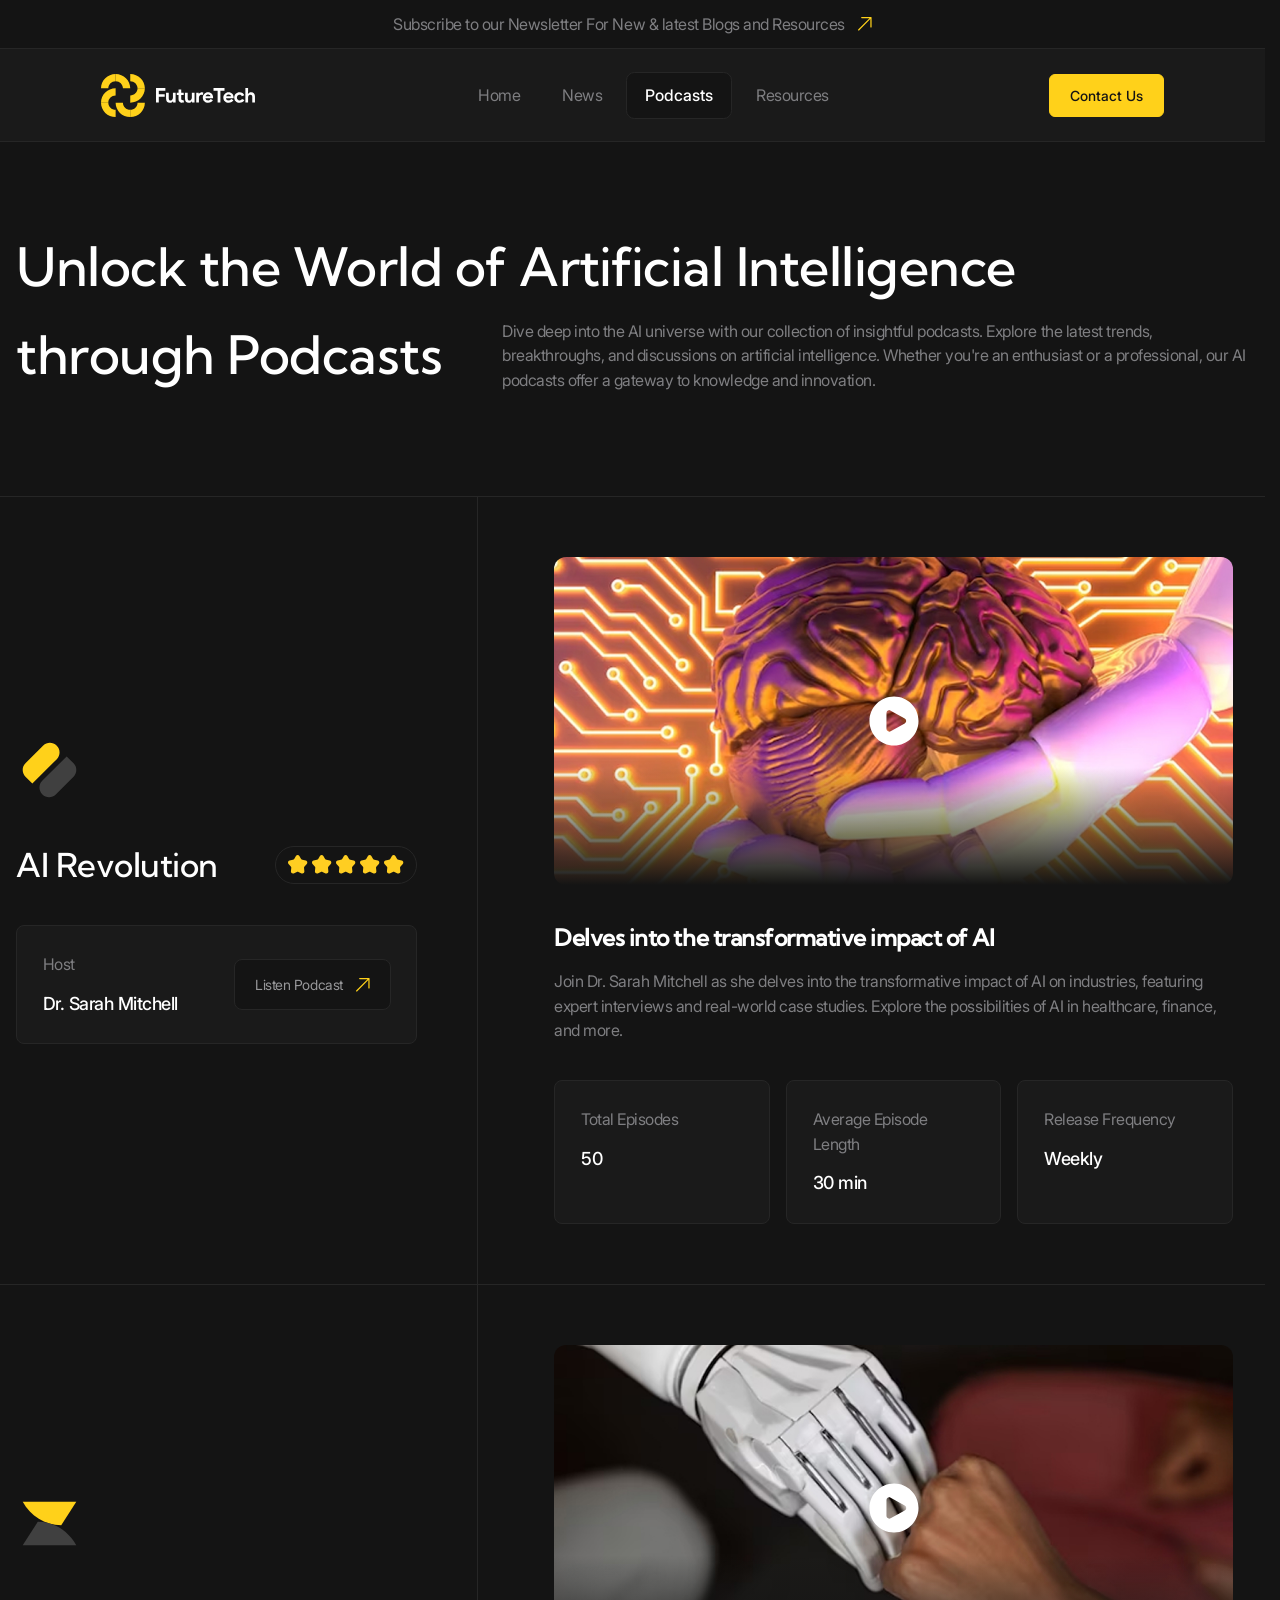
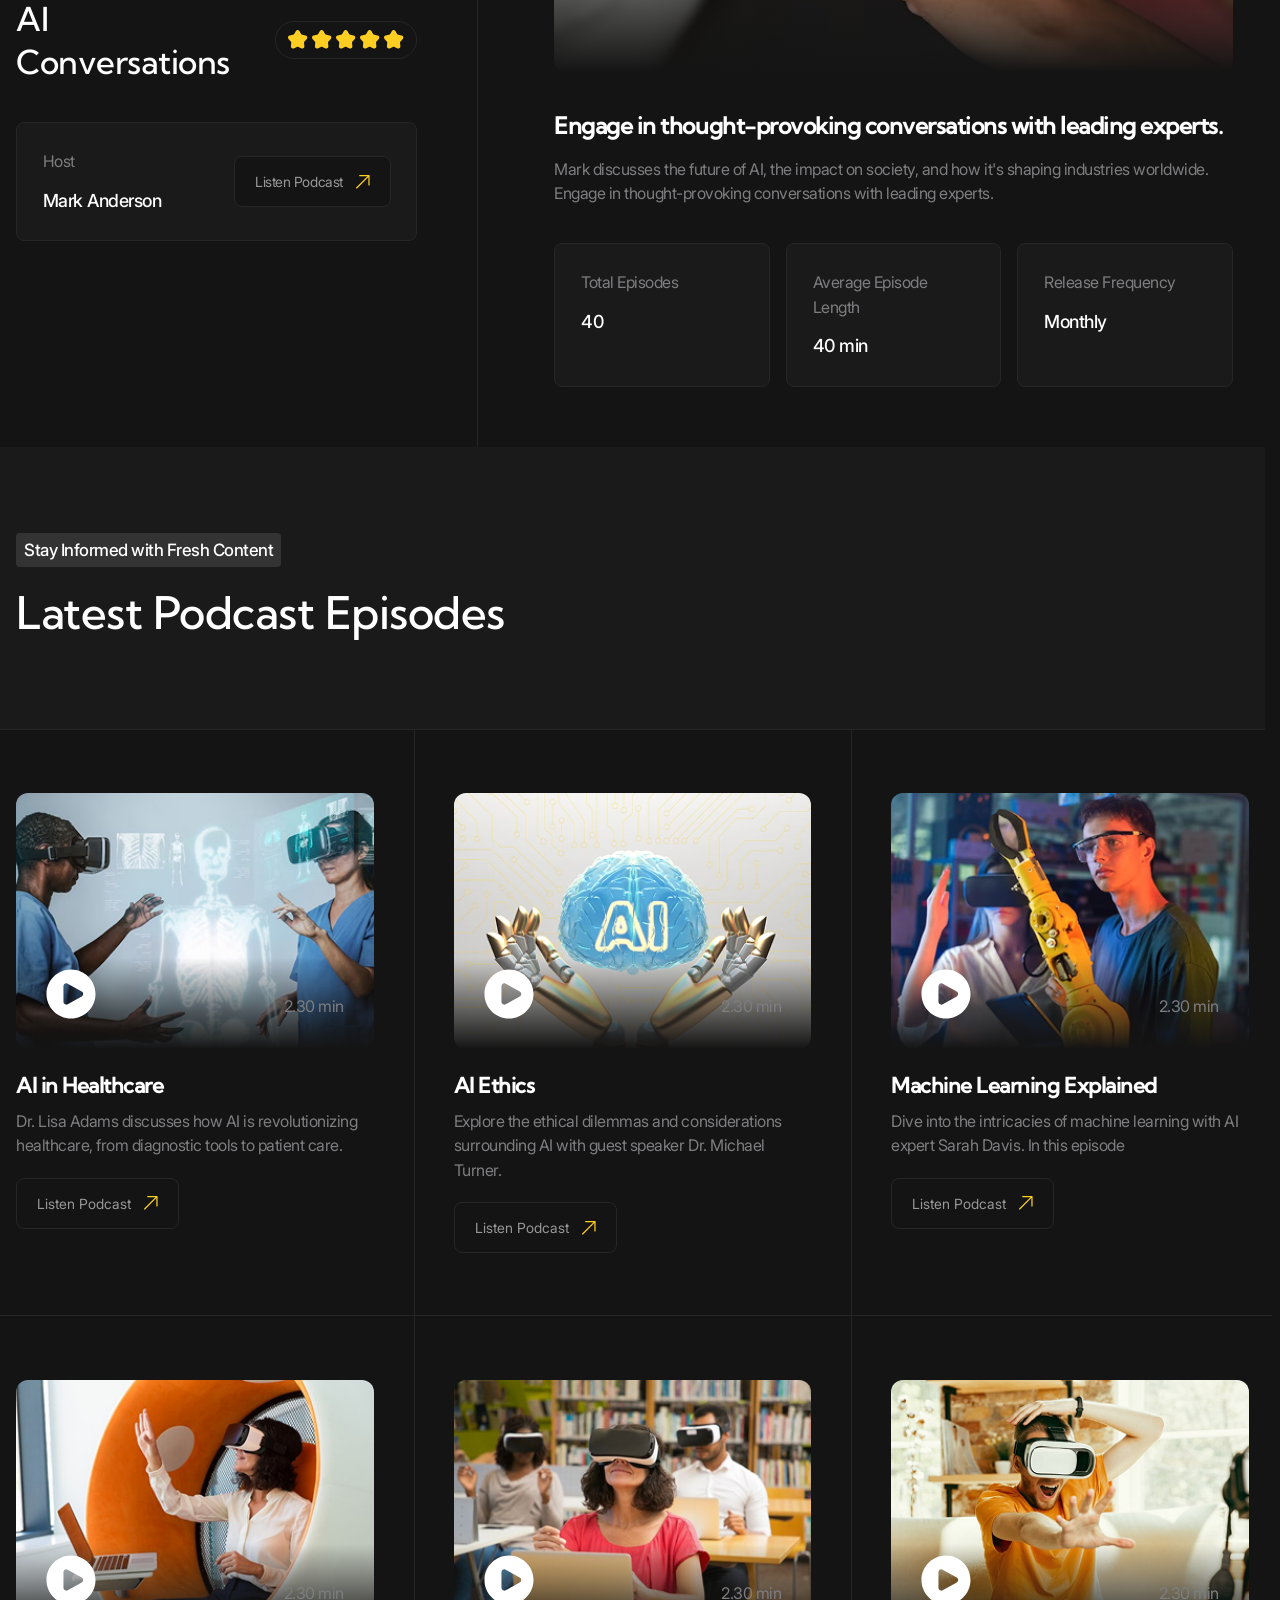
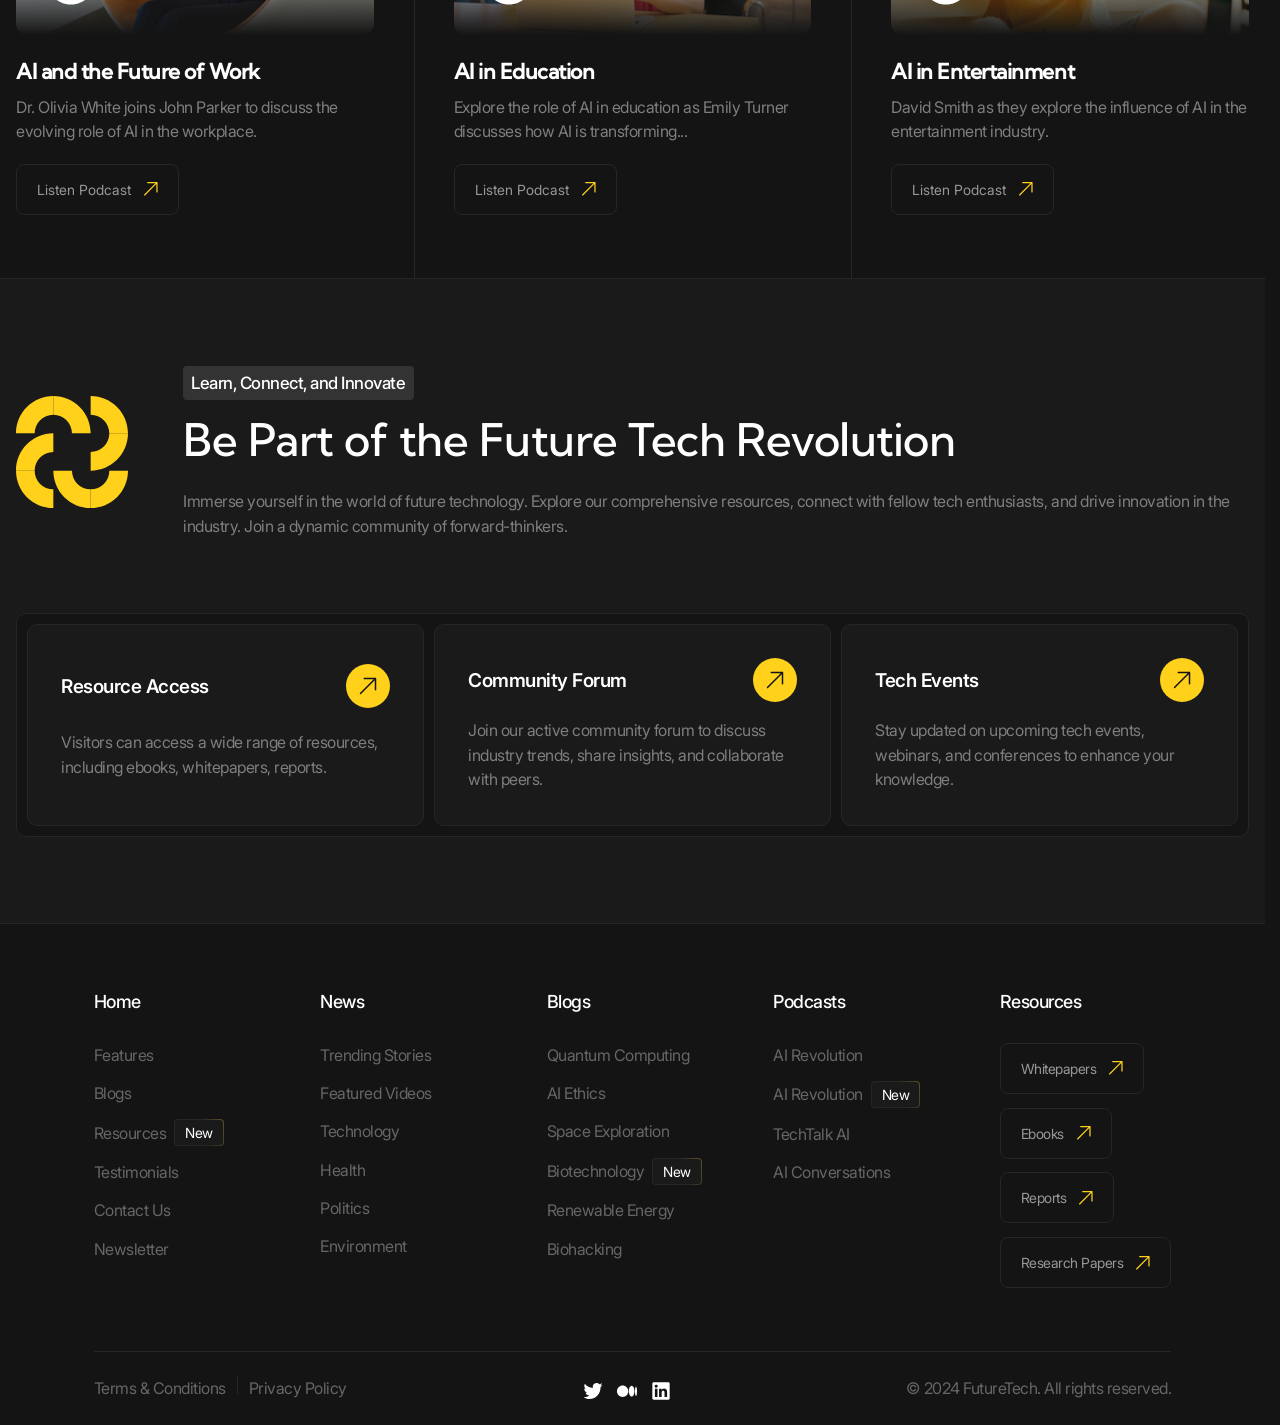
<file: podcasts.html>
<!doctype html>
<html lang="en">
  <head>
    <meta charset="UTF-8" />
    <meta
      name="viewport"
      content="width=device-width, user-scalable=no, initial-scale=1.0, minimum-scale=1.0, maximum-scale=1.0"
    />
    <title>Future Tech | Podcasts</title>
    <link rel="icon" href="./images/favicon.svg" />
    <link rel="stylesheet" href="./styles/main.css" />
    <script src="./scripts/main.js" type="module"></script>
  </head>
  <body>
    <header class="header" data-js-header>
      <div class="header__promo">
        <a
          href="#"
          class="header__promo-title icon icon--yellow-arrow"
          title="Subscribe our blogs"
          aria-label="Subscribe our blogs"
        >
          Subscribe to our Newsletter For New & latest Blogs and Resources
        </a>
      </div>
      <div class="header__body">
        <a href="#" class="header__logo" title="Home" aria-label="Home">
          <img src="./images/logo.svg" alt="" width="179" height="50" />
        </a>
        <div class="header__overlay" data-js-header-overlay>
          <nav class="header__menu">
            <ul class="header__menu-list">
              <li class="header__menu-item">
                <a
                  href="./index.html"
                  class="header__menu-link"
                  title="Home"
                  aria-label="Home"
                >
                  Home
                </a>
              </li>
              <li class="header__menu-item">
                <a
                  href="./news.html"
                  class="header__menu-link"
                  title="News"
                  aria-label="News"
                >
                  News
                </a>
              </li>
              <li class="header__menu-item">
                <a
                  href="./podcasts.html"
                  class="header__menu-link active-page"
                  title="Podcasts"
                  aria-label="Podcasts"
                >
                  Podcasts
                </a>
              </li>
              <li class="header__menu-item">
                <a
                  href="./resources.html"
                  class="header__menu-link"
                  title="Resources"
                  aria-label="Resources"
                >
                  Resources
                </a>
              </li>
            </ul>
          </nav>

          <a
            href="./contacts.html"
            class="header__contact-us-link button button--accent"
            title="Contact us"
            aria-label="Contact us"
          >
            Contact Us
          </a>
        </div>

        <button
          type="button"
          class="header__burger-button burger-button visible-mobile"
          data-js-header-burger-button
          title="Open menu"
          aria-label="Open menu"
        >
          <span class="burger-button__line"></span>
          <span class="burger-button__line"></span>
          <span class="burger-button__line burger-button__line-short"></span>
        </button>
      </div>
    </header>

    <main class="main">
      <section class="hero-alt" aria-labelledby="podcasts-title">
        <header class="hero-alt__header">
          <div class="hero-alt__header-inner container">
            <h1 class="hero-alt__title" id="podcasts-title">
              Unlock the World of Artificial Intelligence<span
                class="hero-alt__title-hidden-piece"
                >through Podcasts</span
              >
            </h1>
            <p
              class="hero-alt__title-piece h1 hidden-mobile"
              aria-hidden="true"
            >
              through Podcasts
            </p>
            <p class="hero-alt__subtitle">
              Dive deep into the AI universe with our collection of insightful
              podcasts. Explore the latest trends, breakthroughs, and
              discussions on artificial intelligence. Whether you're an
              enthusiast or a professional, our AI podcasts offer a gateway to
              knowledge and innovation.
            </p>
          </div>
        </header>

        <div class="hero-alt__body">
          <ul class="list">
            <li class="list__item">
              <div class="card container">
                <div class="card__preview">
                  <div class="card__preview-main">
                    <img
                      class="card__preview-icon"
                      src="./images/podcasts/1.svg"
                      alt=""
                      width="80"
                      height="80"
                    />
                    <div class="card__preview-info">
                      <h2 class="card__preview-title h3">AI Revolution</h2>
                      <div
                        class="card__rating rating"
                        title="Rating"
                        aria-label="Rating"
                      >
                        <div class="rating__star is-active"></div>
                        <div class="rating__star is-active"></div>
                        <div class="rating__star is-active"></div>
                        <div class="rating__star is-active"></div>
                        <div class="rating__star is-active"></div>
                      </div>
                    </div>
                    <div class="card__cell tile tile--alt">
                      <h3 class="card__cell-subtitle">Host</h3>
                      <p class="card__cell-description h6">
                        Dr. Sarah Mitchell
                      </p>
                      <a href="#" class="card__cell-link button">
                        <span class="icon icon--yellow-arrow"
                          >Listen Podcast</span
                        >
                      </a>
                    </div>
                  </div>
                </div>
                <div class="card__body">
                  <ul class="card__grid card__grid--3-cols container">
                    <li class="card__cell card__cell--wide">
                      <div class="video-player" data-js-player>
                        <video
                          class="video-player__video"
                          src="./videos/example.mp4"
                          width="917"
                          height="412"
                          poster="./images/video-player/5.jpg"
                          data-js-player-video
                        ></video>
                        <div
                          class="video-player__panel video-player__panel--center is-active"
                          data-js-player-panel
                        >
                          <button
                            class="video-player__play-button"
                            type="button"
                            title="Play Video"
                            aria-label="Play Video"
                            data-js-player-button
                          >
                            <svg
                              width="58"
                              height="58"
                              viewBox="0 0 58 58"
                              fill="none"
                              xmlns="http://www.w3.org/2000/svg"
                            >
                              <path
                                fill-rule="evenodd"
                                clip-rule="evenodd"
                                d="M0.5625 29C0.5625 13.2944 13.2944 0.5625 29 0.5625C44.7056 0.5625 57.4375 13.2944 57.4375 29C57.4375 44.7056 44.7056 57.4375 29 57.4375C13.2944 57.4375 0.5625 44.7056 0.5625 29ZM41.4663 26.1318C43.7167 27.382 43.7167 30.6183 41.4663 31.8685L25.1248 40.9471C22.9377 42.1621 20.25 40.5807 20.25 38.0788V19.9215C20.25 17.4196 22.9377 15.8381 25.1248 17.0531L41.4663 26.1318Z"
                                fill="white"
                              />
                            </svg>
                          </button>
                        </div>
                      </div>
                    </li>
                    <li class="card__cell card__cell--wide">
                      <h3 class="card__cell-title h4">
                        Delves into the transformative impact of AI
                      </h3>
                      <p class="card__cell-subtitle">
                        Join Dr. Sarah Mitchell as she delves into the
                        transformative impact of AI on industries, featuring
                        expert interviews and real-world case studies. Explore
                        the possibilities of AI in healthcare, finance, and
                        more.
                      </p>
                    </li>
                    <li class="card__cell tile tile--alt">
                      <p class="card__cell-title">Total Episodes</p>
                      <p class="card__cell-description h6">50</p>
                    </li>
                    <li class="card__cell tile tile--alt">
                      <p class="card__cell-title">Average Episode Length</p>
                      <p class="card__cell-description h6">30 min</p>
                    </li>
                    <li class="card__cell tile tile--alt">
                      <p class="card__cell-title">Release Frequency</p>
                      <p class="card__cell-description h6">Weekly</p>
                    </li>
                  </ul>
                </div>
              </div>
            </li>
            <li class="list__item">
              <div class="card container">
                <div class="card__preview">
                  <div class="card__preview-main">
                    <img
                      class="card__preview-icon"
                      src="./images/podcasts/2.svg"
                      alt=""
                      width="80"
                      height="80"
                    />
                    <div class="card__preview-info">
                      <h2 class="card__preview-title h3">AI Conversations</h2>
                      <div
                        class="card__rating rating"
                        title="Rating"
                        aria-label="Rating"
                      >
                        <div class="rating__star is-active"></div>
                        <div class="rating__star is-active"></div>
                        <div class="rating__star is-active"></div>
                        <div class="rating__star is-active"></div>
                        <div class="rating__star is-active"></div>
                      </div>
                    </div>
                    <div class="card__cell tile tile--alt">
                      <h3 class="card__cell-subtitle">Host</h3>
                      <p class="card__cell-description h6">Mark Anderson</p>
                      <a href="#" class="card__cell-link button">
                        <span class="icon icon--yellow-arrow"
                          >Listen Podcast</span
                        >
                      </a>
                    </div>
                  </div>
                </div>
                <div class="card__body">
                  <ul class="card__grid card__grid--3-cols container">
                    <li class="card__cell card__cell--wide">
                      <div class="video-player" data-js-player>
                        <video
                          class="video-player__video"
                          src="./videos/example.mp4"
                          width="917"
                          height="412"
                          poster="./images/video-player/6.jpg"
                          data-js-player-video
                        ></video>
                        <div
                          class="video-player__panel video-player__panel--center is-active"
                          data-js-player-panel
                        >
                          <button
                            class="video-player__play-button"
                            type="button"
                            title="Play Video"
                            aria-label="Play Video"
                            data-js-player-button
                          >
                            <svg
                              width="58"
                              height="58"
                              viewBox="0 0 58 58"
                              fill="none"
                              xmlns="http://www.w3.org/2000/svg"
                            >
                              <path
                                fill-rule="evenodd"
                                clip-rule="evenodd"
                                d="M0.5625 29C0.5625 13.2944 13.2944 0.5625 29 0.5625C44.7056 0.5625 57.4375 13.2944 57.4375 29C57.4375 44.7056 44.7056 57.4375 29 57.4375C13.2944 57.4375 0.5625 44.7056 0.5625 29ZM41.4663 26.1318C43.7167 27.382 43.7167 30.6183 41.4663 31.8685L25.1248 40.9471C22.9377 42.1621 20.25 40.5807 20.25 38.0788V19.9215C20.25 17.4196 22.9377 15.8381 25.1248 17.0531L41.4663 26.1318Z"
                                fill="white"
                              />
                            </svg>
                          </button>
                        </div>
                      </div>
                    </li>
                    <li class="card__cell card__cell--wide">
                      <h3 class="card__cell-title h4">
                        Engage in thought-provoking conversations with leading
                        experts.
                      </h3>
                      <p class="card__cell-subtitle">
                        Mark discusses the future of AI, the impact on society,
                        and how it's shaping industries worldwide. Engage in
                        thought-provoking conversations with leading experts.
                      </p>
                    </li>
                    <li class="card__cell tile tile--alt">
                      <p class="card__cell-title">Total Episodes</p>
                      <p class="card__cell-description h6">40</p>
                    </li>
                    <li class="card__cell tile tile--alt">
                      <p class="card__cell-title">Average Episode Length</p>
                      <p class="card__cell-description h6">40 min</p>
                    </li>
                    <li class="card__cell tile tile--alt">
                      <p class="card__cell-title">Release Frequency</p>
                      <p class="card__cell-description h6">Monthly</p>
                    </li>
                  </ul>
                </div>
              </div>
            </li>
          </ul>
        </div>
      </section>
      <section class="section" aria-labelledby="podcasts-videos-title">
        <div class="section__header">
          <div class="section__header-inner container">
            <div class="section__header-info">
              <span class="section__header-subtitle slogan"
                >Stay Informed with Fresh Content</span
              >
              <h2 class="section__header-title" id="podcasts-videos-title">
                Latest Podcast Episodes
              </h2>
            </div>
          </div>
        </div>
        <div class="section__body">
          <ul class="bordered-grid bordered-grid--3-cols container">
            <li class="bordered-grid__item">
              <div class="video-card">
                <div class="video-card__player video-player" data-js-player>
                  <video
                    class="video-player__video video-player__video--small"
                    src="./videos/example.mp4"
                    width="470"
                    height="290"
                    poster="./images/video-player/7.jpg"
                    data-js-player-video
                  ></video>
                  <div
                    class="video-player__panel is-active"
                    data-js-player-panel
                  >
                    <button
                      class="video-player__play-button"
                      type="button"
                      title="Play Video"
                      aria-label="Play Video"
                      data-js-player-button
                    >
                      <svg
                        width="58"
                        height="58"
                        viewBox="0 0 58 58"
                        fill="none"
                        xmlns="http://www.w3.org/2000/svg"
                      >
                        <path
                          fill-rule="evenodd"
                          clip-rule="evenodd"
                          d="M0.5625 29C0.5625 13.2944 13.2944 0.5625 29 0.5625C44.7056 0.5625 57.4375 13.2944 57.4375 29C57.4375 44.7056 44.7056 57.4375 29 57.4375C13.2944 57.4375 0.5625 44.7056 0.5625 29ZM41.4663 26.1318C43.7167 27.382 43.7167 30.6183 41.4663 31.8685L25.1248 40.9471C22.9377 42.1621 20.25 40.5807 20.25 38.0788V19.9215C20.25 17.4196 22.9377 15.8381 25.1248 17.0531L41.4663 26.1318Z"
                          fill="white"
                        />
                      </svg>
                    </button>
                    <div class="video-player__duration">2.30 min</div>
                  </div>
                </div>
                <div class="video-card__body">
                  <h3 class="video-card__title h5">AI in Healthcare</h3>
                  <p class="video-card__subtitle">
                    Dr. Lisa Adams discusses how AI is revolutionizing
                    healthcare, from diagnostic tools to patient care.
                  </p>
                </div>
                <button class="video-card__link button">
                  <span class="icon icon--yellow-arrow">Listen Podcast</span>
                </button>
              </div>
            </li>
            <li class="bordered-grid__item">
              <div class="video-card">
                <div class="video-card__player video-player" data-js-player>
                  <video
                    class="video-player__video video-player__video--small"
                    src="./videos/example.mp4"
                    width="470"
                    height="290"
                    poster="./images/video-player/8.jpg"
                    data-js-player-video
                  ></video>
                  <div
                    class="video-player__panel is-active"
                    data-js-player-panel
                  >
                    <button
                      class="video-player__play-button"
                      type="button"
                      title="Play Video"
                      aria-label="Play Video"
                      data-js-player-button
                    >
                      <svg
                        width="58"
                        height="58"
                        viewBox="0 0 58 58"
                        fill="none"
                        xmlns="http://www.w3.org/2000/svg"
                      >
                        <path
                          fill-rule="evenodd"
                          clip-rule="evenodd"
                          d="M0.5625 29C0.5625 13.2944 13.2944 0.5625 29 0.5625C44.7056 0.5625 57.4375 13.2944 57.4375 29C57.4375 44.7056 44.7056 57.4375 29 57.4375C13.2944 57.4375 0.5625 44.7056 0.5625 29ZM41.4663 26.1318C43.7167 27.382 43.7167 30.6183 41.4663 31.8685L25.1248 40.9471C22.9377 42.1621 20.25 40.5807 20.25 38.0788V19.9215C20.25 17.4196 22.9377 15.8381 25.1248 17.0531L41.4663 26.1318Z"
                          fill="white"
                        />
                      </svg>
                    </button>
                    <div class="video-player__duration">2.30 min</div>
                  </div>
                </div>
                <div class="video-card__body">
                  <h3 class="video-card__title h5">AI Ethics</h3>
                  <p class="video-card__subtitle">
                    Explore the ethical dilemmas and considerations surrounding
                    AI with guest speaker Dr. Michael Turner.
                  </p>
                </div>
                <button class="video-card__link button">
                  <span class="icon icon--yellow-arrow">Listen Podcast</span>
                </button>
              </div>
            </li>
            <li class="bordered-grid__item">
              <div class="video-card">
                <div class="video-card__player video-player" data-js-player>
                  <video
                    class="video-player__video video-player__video--small"
                    src="./videos/example.mp4"
                    width="470"
                    height="290"
                    poster="./images/video-player/9.jpg"
                    data-js-player-video
                  ></video>
                  <div
                    class="video-player__panel is-active"
                    data-js-player-panel
                  >
                    <button
                      class="video-player__play-button"
                      type="button"
                      title="Play Video"
                      aria-label="Play Video"
                      data-js-player-button
                    >
                      <svg
                        width="58"
                        height="58"
                        viewBox="0 0 58 58"
                        fill="none"
                        xmlns="http://www.w3.org/2000/svg"
                      >
                        <path
                          fill-rule="evenodd"
                          clip-rule="evenodd"
                          d="M0.5625 29C0.5625 13.2944 13.2944 0.5625 29 0.5625C44.7056 0.5625 57.4375 13.2944 57.4375 29C57.4375 44.7056 44.7056 57.4375 29 57.4375C13.2944 57.4375 0.5625 44.7056 0.5625 29ZM41.4663 26.1318C43.7167 27.382 43.7167 30.6183 41.4663 31.8685L25.1248 40.9471C22.9377 42.1621 20.25 40.5807 20.25 38.0788V19.9215C20.25 17.4196 22.9377 15.8381 25.1248 17.0531L41.4663 26.1318Z"
                          fill="white"
                        />
                      </svg>
                    </button>
                    <div class="video-player__duration">2.30 min</div>
                  </div>
                </div>
                <div class="video-card__body">
                  <h3 class="video-card__title h5">
                    Machine Learning Explained
                  </h3>
                  <p class="video-card__subtitle">
                    Dive into the intricacies of machine learning with AI expert
                    Sarah Davis. In this episode
                  </p>
                </div>
                <button class="video-card__link button">
                  <span class="icon icon--yellow-arrow">Listen Podcast</span>
                </button>
              </div>
            </li>
            <li class="bordered-grid__item">
              <div class="video-card">
                <div class="video-card__player video-player" data-js-player>
                  <video
                    class="video-player__video video-player__video--small"
                    src="./videos/example.mp4"
                    width="470"
                    height="290"
                    poster="./images/video-player/10.jpg"
                    data-js-player-video
                  ></video>
                  <div
                    class="video-player__panel is-active"
                    data-js-player-panel
                  >
                    <button
                      class="video-player__play-button"
                      type="button"
                      title="Play Video"
                      aria-label="Play Video"
                      data-js-player-button
                    >
                      <svg
                        width="58"
                        height="58"
                        viewBox="0 0 58 58"
                        fill="none"
                        xmlns="http://www.w3.org/2000/svg"
                      >
                        <path
                          fill-rule="evenodd"
                          clip-rule="evenodd"
                          d="M0.5625 29C0.5625 13.2944 13.2944 0.5625 29 0.5625C44.7056 0.5625 57.4375 13.2944 57.4375 29C57.4375 44.7056 44.7056 57.4375 29 57.4375C13.2944 57.4375 0.5625 44.7056 0.5625 29ZM41.4663 26.1318C43.7167 27.382 43.7167 30.6183 41.4663 31.8685L25.1248 40.9471C22.9377 42.1621 20.25 40.5807 20.25 38.0788V19.9215C20.25 17.4196 22.9377 15.8381 25.1248 17.0531L41.4663 26.1318Z"
                          fill="white"
                        />
                      </svg>
                    </button>
                    <div class="video-player__duration">2.30 min</div>
                  </div>
                </div>
                <div class="video-card__body">
                  <h3 class="video-card__title h5">
                    AI and the Future of Work
                  </h3>
                  <p class="video-card__subtitle">
                    Dr. Olivia White joins John Parker to discuss the evolving
                    role of AI in the workplace.
                  </p>
                </div>
                <button class="video-card__link button">
                  <span class="icon icon--yellow-arrow">Listen Podcast</span>
                </button>
              </div>
            </li>
            <li class="bordered-grid__item">
              <div class="video-card">
                <div class="video-card__player video-player" data-js-player>
                  <video
                    class="video-player__video video-player__video--small"
                    src="./videos/example.mp4"
                    width="470"
                    height="290"
                    poster="./images/video-player/11.jpg"
                    data-js-player-video
                  ></video>
                  <div
                    class="video-player__panel is-active"
                    data-js-player-panel
                  >
                    <button
                      class="video-player__play-button"
                      type="button"
                      title="Play Video"
                      aria-label="Play Video"
                      data-js-player-button
                    >
                      <svg
                        width="58"
                        height="58"
                        viewBox="0 0 58 58"
                        fill="none"
                        xmlns="http://www.w3.org/2000/svg"
                      >
                        <path
                          fill-rule="evenodd"
                          clip-rule="evenodd"
                          d="M0.5625 29C0.5625 13.2944 13.2944 0.5625 29 0.5625C44.7056 0.5625 57.4375 13.2944 57.4375 29C57.4375 44.7056 44.7056 57.4375 29 57.4375C13.2944 57.4375 0.5625 44.7056 0.5625 29ZM41.4663 26.1318C43.7167 27.382 43.7167 30.6183 41.4663 31.8685L25.1248 40.9471C22.9377 42.1621 20.25 40.5807 20.25 38.0788V19.9215C20.25 17.4196 22.9377 15.8381 25.1248 17.0531L41.4663 26.1318Z"
                          fill="white"
                        />
                      </svg>
                    </button>
                    <div class="video-player__duration">2.30 min</div>
                  </div>
                </div>
                <div class="video-card__body">
                  <h3 class="video-card__title h5">AI in Education</h3>
                  <p class="video-card__subtitle">
                    Explore the role of AI in education as Emily Turner
                    discusses how AI is transforming...
                  </p>
                </div>
                <button class="video-card__link button">
                  <span class="icon icon--yellow-arrow">Listen Podcast</span>
                </button>
              </div>
            </li>
            <li class="bordered-grid__item">
              <div class="video-card">
                <div class="video-card__player video-player" data-js-player>
                  <video
                    class="video-player__video video-player__video--small"
                    src="./videos/example.mp4"
                    width="470"
                    height="290"
                    poster="./images/video-player/12.jpg"
                    data-js-player-video
                  ></video>
                  <div
                    class="video-player__panel is-active"
                    data-js-player-panel
                  >
                    <button
                      class="video-player__play-button"
                      type="button"
                      title="Play Video"
                      aria-label="Play Video"
                      data-js-player-button
                    >
                      <svg
                        width="58"
                        height="58"
                        viewBox="0 0 58 58"
                        fill="none"
                        xmlns="http://www.w3.org/2000/svg"
                      >
                        <path
                          fill-rule="evenodd"
                          clip-rule="evenodd"
                          d="M0.5625 29C0.5625 13.2944 13.2944 0.5625 29 0.5625C44.7056 0.5625 57.4375 13.2944 57.4375 29C57.4375 44.7056 44.7056 57.4375 29 57.4375C13.2944 57.4375 0.5625 44.7056 0.5625 29ZM41.4663 26.1318C43.7167 27.382 43.7167 30.6183 41.4663 31.8685L25.1248 40.9471C22.9377 42.1621 20.25 40.5807 20.25 38.0788V19.9215C20.25 17.4196 22.9377 15.8381 25.1248 17.0531L41.4663 26.1318Z"
                          fill="white"
                        />
                      </svg>
                    </button>
                    <div class="video-player__duration">2.30 min</div>
                  </div>
                </div>
                <div class="video-card__body">
                  <h3 class="video-card__title h5">AI in Entertainment</h3>
                  <p class="video-card__subtitle">
                    David Smith as they explore the influence of AI in the
                    entertainment industry.
                  </p>
                </div>
                <button class="video-card__link button">
                  <span class="icon icon--yellow-arrow">Listen Podcast</span>
                </button>
              </div>
            </li>
          </ul>
        </div>
      </section>
      <section class="about" aria-labelledby="about-title">
        <div class="about__inner container">
          <header class="about__header">
            <img
              class="about__image"
              src="./images/about/about-image.svg"
              alt=""
              width="150"
              height="150"
              loading="lazy"
            />
            <div class="about__info">
              <span class="about__slogan slogan"
                >Learn, Connect, and Innovate</span
              >
              <h2 class="about__title">
                Be Part of the Future Tech Revolution
              </h2>
            </div>
            <p class="about__description">
              Immerse yourself in the world of future technology. Explore our
              comprehensive resources, connect with fellow tech enthusiasts, and
              drive innovation in the industry. Join a dynamic community of
              forward-thinkers.
            </p>
          </header>
          <ul class="about__list">
            <li class="about__item">
              <a class="about-card tile" href="#">
                <h3 class="about-card__title circle-icon">Resource Access</h3>
                <p class="about-card__subtitle">
                  Visitors can access a wide range of resources, including
                  ebooks, whitepapers, reports.
                </p>
              </a>
            </li>
            <li class="about__item">
              <a class="about-card tile" href="#">
                <h3 class="about-card__title circle-icon">Community Forum</h3>
                <p class="about-card__subtitle">
                  Join our active community forum to discuss industry trends,
                  share insights, and collaborate with peers.
                </p>
              </a>
            </li>
            <li class="about__item">
              <a class="about-card tile" href="#">
                <h3 class="about-card__title circle-icon">Tech Events</h3>
                <p class="about-card__subtitle">
                  Stay updated on upcoming tech events, webinars, and
                  conferences to enhance your knowledge.
                </p>
              </a>
            </li>
          </ul>
        </div>
      </section>
    </main>

    <footer class="footer container">
      <nav class="footer__menu">
        <div class="footer__menu-column">
          <a class="footer__menu-title h6" href="#">Home</a>
          <ul class="footer__menu-list">
            <li class="footer__menu-item">
              <a href="#" class="footer__menu-link">Features</a>
            </li>
            <li class="footer__menu-item">
              <a href="#" class="footer__menu-link">Blogs</a>
            </li>
            <li class="footer__menu-item">
              <a href="#" class="footer__menu-link">Resources</a>
              <span class="badge footer__badge">New</span>
            </li>
            <li class="footer__menu-item">
              <a href="#" class="footer__menu-link">Testimonials</a>
            </li>
            <li class="footer__menu-item">
              <a href="#" class="footer__menu-link">Contact Us</a>
            </li>
            <li class="footer__menu-item">
              <a href="#" class="footer__menu-link">Newsletter</a>
            </li>
          </ul>
        </div>
        <div class="footer__menu-column">
          <a class="footer__menu-title h6" href="#">News</a>
          <ul class="footer__menu-list">
            <li class="footer__menu-item">
              <a href="#" class="footer__menu-link">Trending Stories</a>
            </li>
            <li class="footer__menu-item">
              <a href="#" class="footer__menu-link">Featured Videos</a>
            </li>
            <li class="footer__menu-item">
              <a href="#" class="footer__menu-link">Technology</a>
            </li>
            <li class="footer__menu-item">
              <a href="#" class="footer__menu-link">Health</a>
            </li>
            <li class="footer__menu-item">
              <a href="#" class="footer__menu-link">Politics</a>
            </li>
            <li class="footer__menu-item">
              <a href="#" class="footer__menu-link">Environment</a>
            </li>
          </ul>
        </div>
        <div class="footer__menu-column">
          <a class="footer__menu-title h6" href="#">Blogs</a>
          <ul class="footer__menu-list">
            <li class="footer__menu-item">
              <a href="#" class="footer__menu-link">Quantum Computing</a>
            </li>
            <li class="footer__menu-item">
              <a href="#" class="footer__menu-link">AI Ethics</a>
            </li>
            <li class="footer__menu-item">
              <a href="#" class="footer__menu-link">Space Exploration</a>
            </li>
            <li class="footer__menu-item">
              <a href="#" class="footer__menu-link">Biotechnology</a>
              <span class="badge footer__badge">New</span>
            </li>
            <li class="footer__menu-item">
              <a href="#" class="footer__menu-link">Renewable Energy</a>
            </li>
            <li class="footer__menu-item">
              <a href="#" class="footer__menu-link">Biohacking</a>
            </li>
          </ul>
        </div>
        <div class="footer__menu-column">
          <a class="footer__menu-title h6" href="#">Podcasts</a>
          <ul class="footer__menu-list">
            <li class="footer__menu-item">
              <a href="#" class="footer__menu-link">AI Revolution</a>
            </li>
            <li class="footer__menu-item">
              <a href="#" class="footer__menu-link">AI Revolution</a>
              <span class="badge footer__badge">New</span>
            </li>
            <li class="footer__menu-item">
              <a href="#" class="footer__menu-link">TechTalk AI</a>
            </li>
            <li class="footer__menu-item">
              <a href="#" class="footer__menu-link">AI Conversations</a>
            </li>
          </ul>
        </div>
        <div class="footer__menu-column">
          <a class="footer__menu-title h6" href="#">Resources</a>
          <ul class="footer__menu-list">
            <li class="footer__menu-item">
              <a href="#" class="footer__menu-link footer__menu-button button">
                <span
                  class="footer__resoures-link-button icon icon--yellow-arrow"
                  >Whitepapers</span
                >
              </a>
            </li>
            <li class="footer__menu-item">
              <a href="#" class="footer__menu-link button">
                <span
                  class="footer__resoures-link-button icon icon--yellow-arrow"
                  >Ebooks</span
                >
              </a>
            </li>
            <li class="footer__menu-item">
              <a href="#" class="footer__menu-link footer__menu-button button">
                <span
                  class="footer__resoures-link-button icon icon--yellow-arrow"
                  >Reports</span
                >
              </a>
            </li>
            <li class="footer__menu-item">
              <a href="#" class="footer__menu-link footer__menu-button button">
                <span
                  class="footer__resoures-link-button icon icon--yellow-arrow"
                  >Research Papers</span
                >
              </a>
            </li>
          </ul>
        </div>
      </nav>

      <div class="footer__extra">
        <div class="footer__extra-about">
          <ul class="footer__extra-about-list">
            <li class="footer__extra-about-item">
              <a href="#" class="footer__extra-about-link"
                >Terms & Conditions</a
              >
            </li>
            <li class="footer__extra-about-item">
              <a href="#" class="footer__extra-about-link">Privacy Policy</a>
            </li>
          </ul>
        </div>

        <div class="footer__extra-soc1als soc1als">
          <ul class="soc1als__list">
            <li class="soc1als__item">
              <a
                class="soc1als__link"
                href="#"
                title="Twitter"
                aria-label="Twitter"
                target="_blank"
              >
                <svg
                  width="24"
                  height="24"
                  viewBox="0 0 24 24"
                  fill="none"
                  xmlns="http://www.w3.org/2000/svg"
                >
                  <path
                    d="M21.0571 7.18114C21.0664 7.39235 21.0664 7.59395 21.0664 7.80515C21.0756 14.2084 16.3712 21.6004 7.76793 21.6004C5.23048 21.6004 2.73933 20.842 0.600098 19.4212C0.970528 19.4692 1.34096 19.4884 1.71139 19.4884C3.81358 19.4884 5.86021 18.7588 7.51789 17.4052C5.51756 17.3668 3.75802 16.0132 3.14681 14.0356C3.85063 14.1796 4.57296 14.1508 5.25826 13.9492C3.08198 13.5076 1.51691 11.5204 1.50765 9.20675C1.50765 9.18755 1.50765 9.16835 1.50765 9.14915C2.15591 9.52355 2.88751 9.73475 3.62837 9.75395C1.58174 8.33315 0.942746 5.50114 2.18369 3.28353C4.5637 6.31714 8.06427 8.15075 11.8241 8.35235C11.4445 6.67234 11.9631 4.90594 13.1762 3.71553C15.0561 1.88193 18.0196 1.97793 19.7977 3.92673C20.8441 3.71553 21.8535 3.31233 22.7704 2.74593C22.4185 3.86913 21.6869 4.81954 20.7145 5.42434C21.6406 5.30914 22.5481 5.04994 23.4001 4.66594C22.7704 5.64514 21.9739 6.48994 21.0571 7.18114Z"
                    fill="white"
                  />
                </svg>
              </a>
            </li>
            <li class="soc1als__item">
              <a
                class="soc1als__link"
                href="#"
                title="Medium"
                aria-label="Medium"
                target="_blank"
              >
                <svg
                  width="24"
                  height="24"
                  viewBox="0 0 24 24"
                  fill="none"
                  xmlns="http://www.w3.org/2000/svg"
                >
                  <path
                    d="M13.5374 12.2281C13.5374 15.9988 10.5069 19.0556 6.76883 19.0556C3.03073 19.0556 0 15.9981 0 12.2281C0 8.45806 3.0305 5.40039 6.76883 5.40039C10.5072 5.40039 13.5374 8.45737 13.5374 12.2281Z"
                    fill="white"
                  />
                  <path
                    d="M20.9627 12.2285C20.9627 15.7778 19.4474 18.6563 17.5783 18.6563C15.7091 18.6563 14.1938 15.7778 14.1938 12.2285C14.1938 8.67922 15.7089 5.80078 17.578 5.80078C19.4472 5.80078 20.9625 8.67829 20.9625 12.2285"
                    fill="white"
                  />
                  <path
                    d="M24 12.228C24 15.4073 23.4672 17.9862 22.8097 17.9862C22.1522 17.9862 21.6196 15.408 21.6196 12.228C21.6196 9.04797 22.1525 6.46973 22.8097 6.46973C23.467 6.46973 24 9.04774 24 12.228Z"
                    fill="white"
                  />
                </svg>
              </a>
            </li>
            <li class="soc1als__item">
              <a
                class="soc1als__link"
                href="#"
                title="Linked In"
                aria-label="Linked In"
                target="_blank"
              >
                <svg
                  width="24"
                  height="24"
                  viewBox="0 0 24 24"
                  fill="none"
                  xmlns="http://www.w3.org/2000/svg"
                >
                  <path
                    d="M20.8647 1.59961H3.13554C2.72832 1.59961 2.33777 1.76138 2.04982 2.04933C1.76187 2.33728 1.6001 2.72783 1.6001 3.13505V20.8642C1.6001 21.2714 1.76187 21.6619 2.04982 21.9499C2.33777 22.2378 2.72832 22.3996 3.13554 22.3996H20.8647C21.2719 22.3996 21.6624 22.2378 21.9504 21.9499C22.2383 21.6619 22.4001 21.2714 22.4001 20.8642V3.13505C22.4001 2.72783 22.2383 2.33728 21.9504 2.04933C21.6624 1.76138 21.2719 1.59961 20.8647 1.59961ZM7.79965 19.3186H4.67243V9.38516H7.79965V19.3186ZM6.23388 8.00861C5.87915 8.00661 5.53296 7.89958 5.239 7.70102C4.94504 7.50246 4.71649 7.22127 4.58219 6.89294C4.44789 6.56461 4.41386 6.20386 4.48439 5.8562C4.55492 5.50855 4.72686 5.18958 4.9785 4.93955C5.23014 4.68952 5.5502 4.51964 5.8983 4.45134C6.2464 4.38304 6.60693 4.41939 6.93439 4.5558C7.26185 4.6922 7.54156 4.92255 7.73823 5.21778C7.9349 5.51301 8.03971 5.85988 8.03943 6.21461C8.04278 6.45211 7.99827 6.68784 7.90857 6.90777C7.81887 7.1277 7.68582 7.32732 7.51733 7.49473C7.34884 7.66215 7.14837 7.79392 6.92787 7.88221C6.70736 7.97049 6.47134 8.01348 6.23388 8.00861ZM19.3263 19.3273H16.2005V13.9005C16.2005 12.3001 15.5202 11.8061 14.642 11.8061C13.7147 11.8061 12.8047 12.5052 12.8047 13.9409V19.3273H9.67743V9.39239H12.6848V10.7689H12.7252C13.0271 10.1579 14.0844 9.11361 15.6979 9.11361C17.4428 9.11361 19.3278 10.1493 19.3278 13.1826L19.3263 19.3273Z"
                    fill="white"
                  />
                </svg>
              </a>
            </li>
          </ul>
        </div>

        <p class="footer__copyright">
          © <time datetime="2024">2024</time> FutureTech. All rights reserved.
        </p>
      </div>
    </footer>
  </body>
</html>
</file>
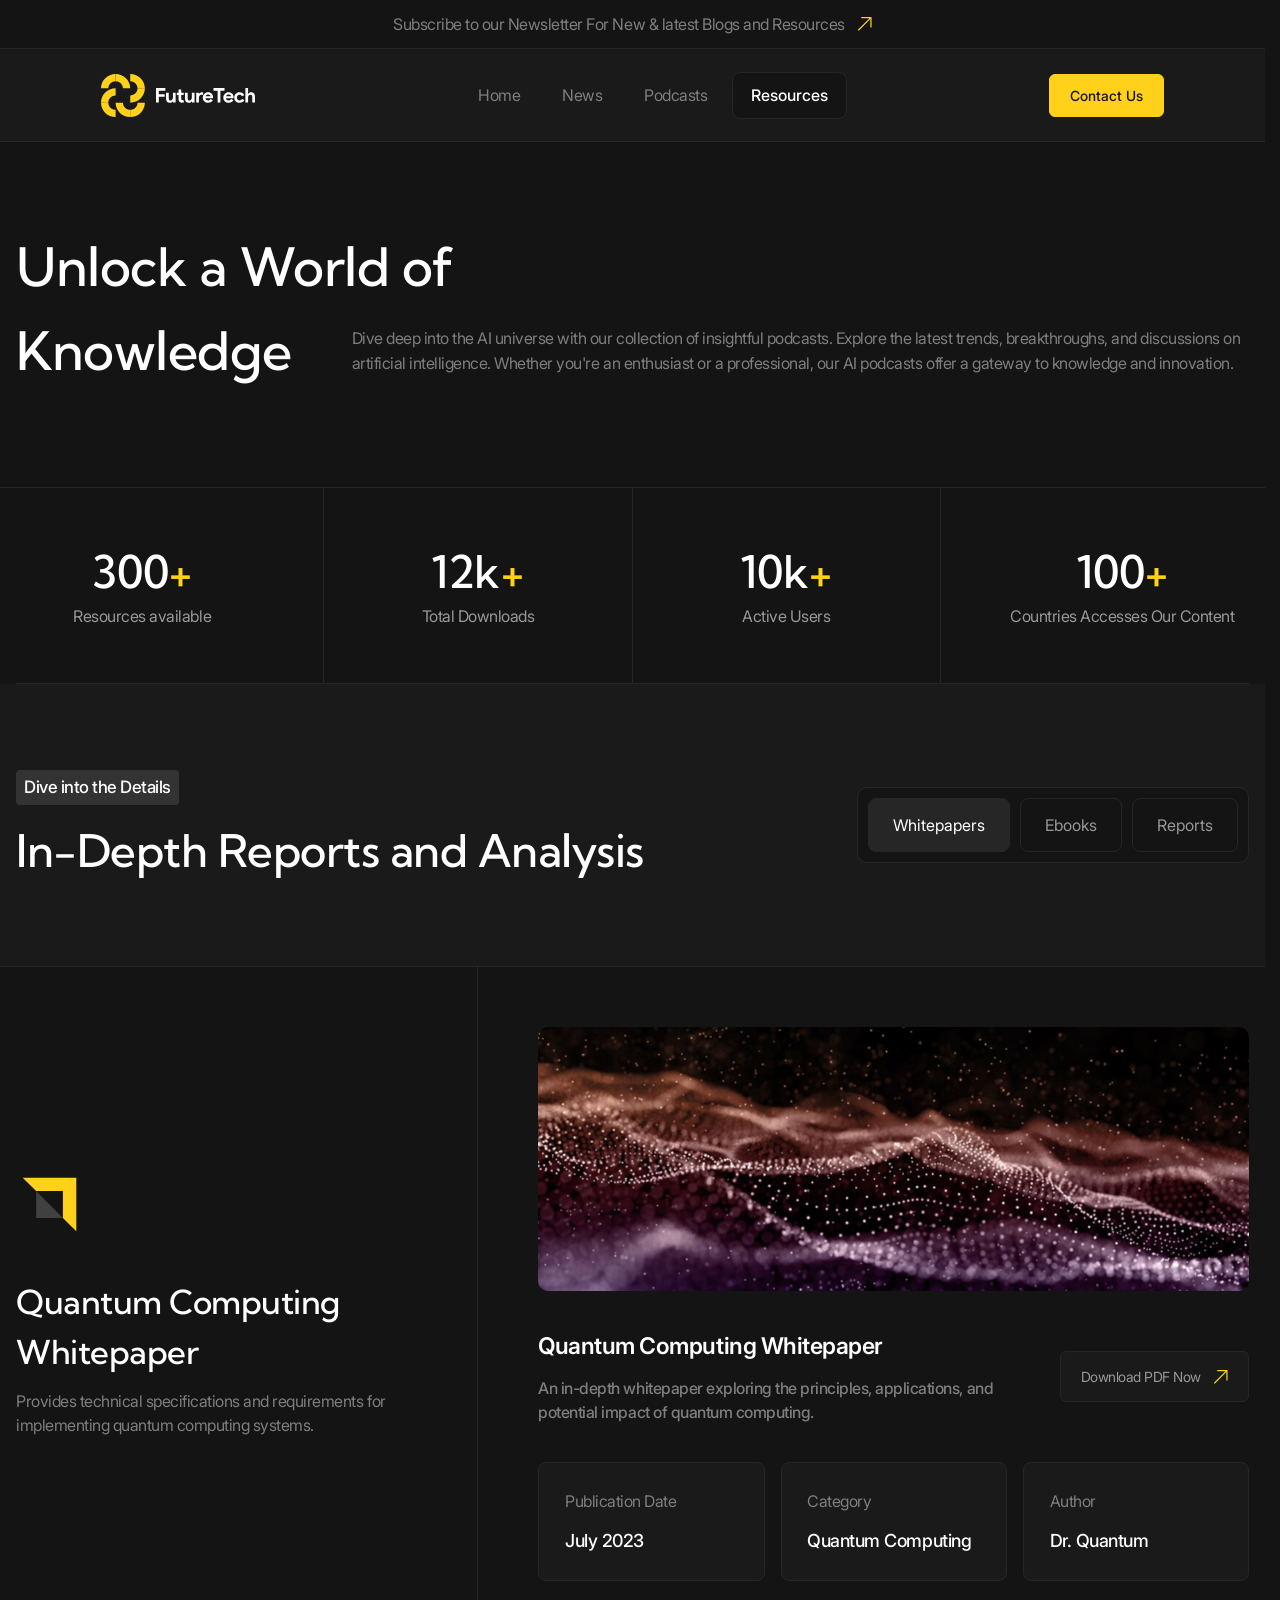
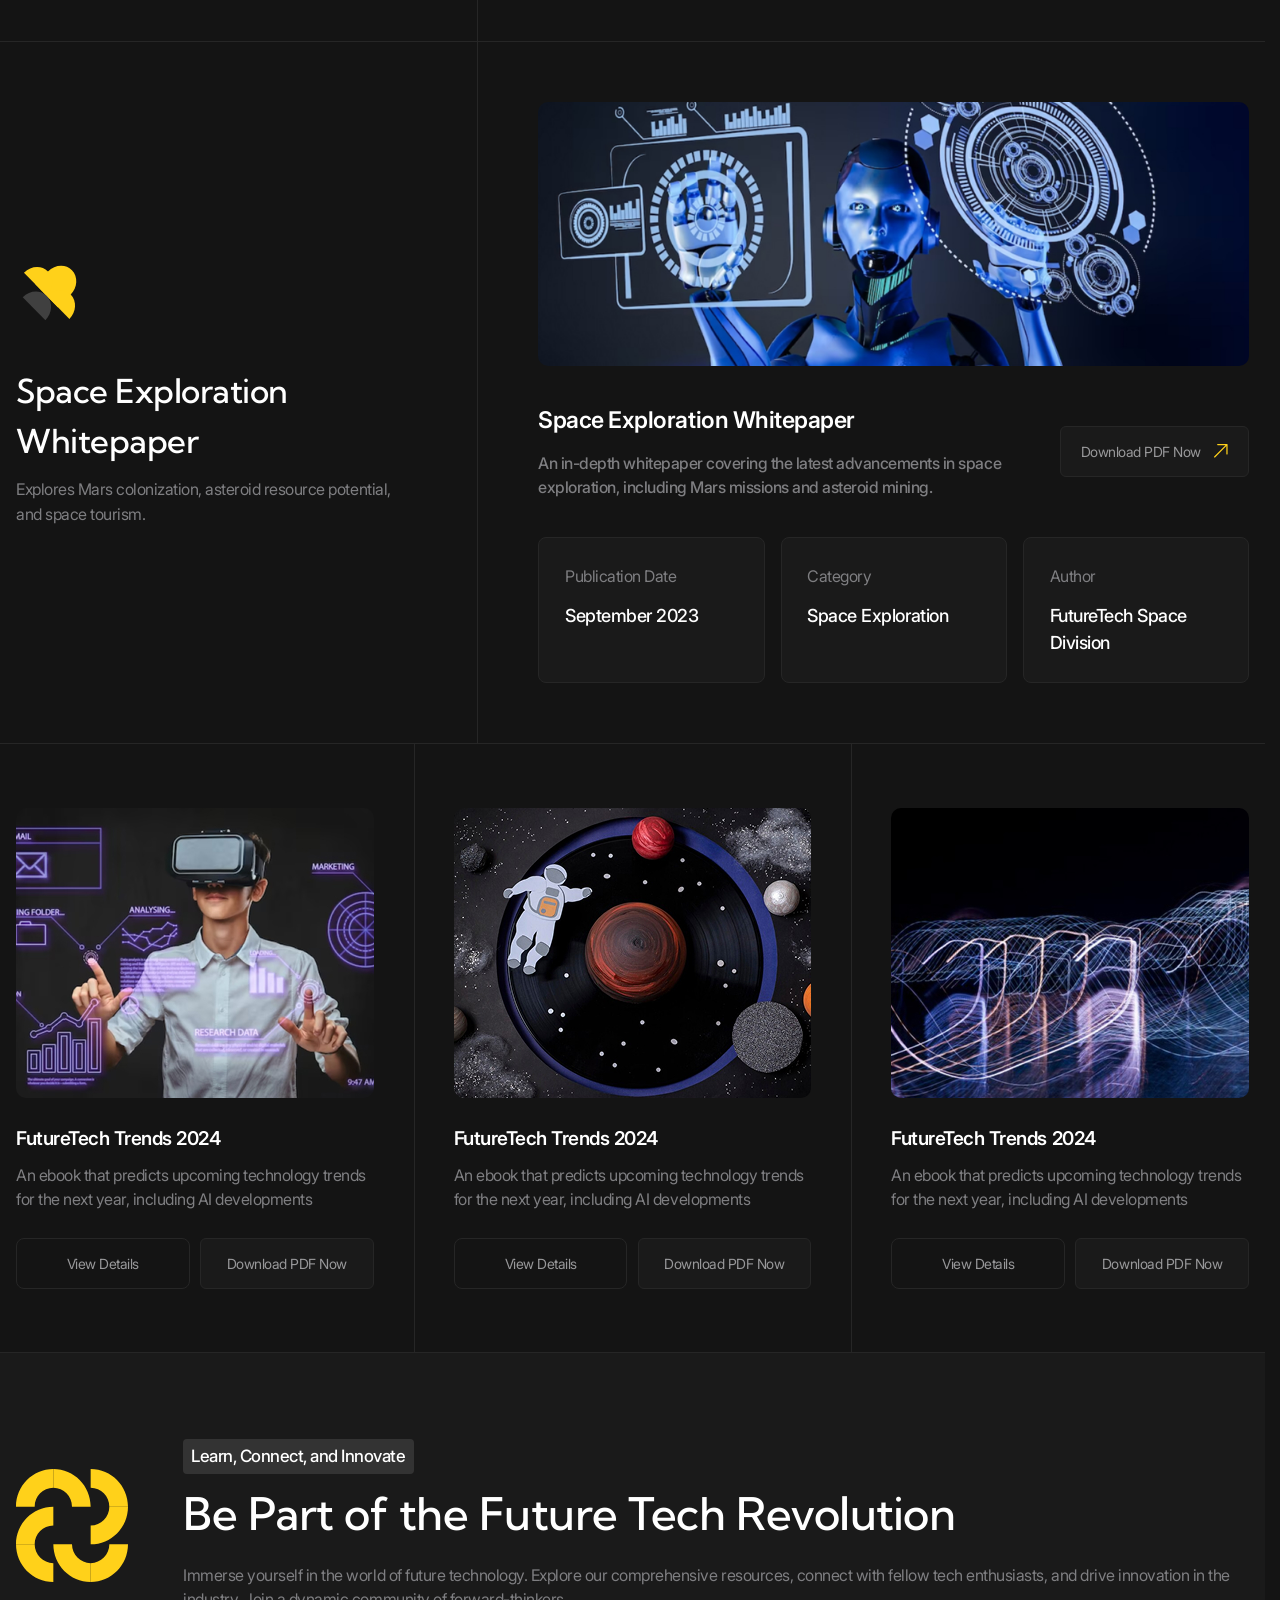
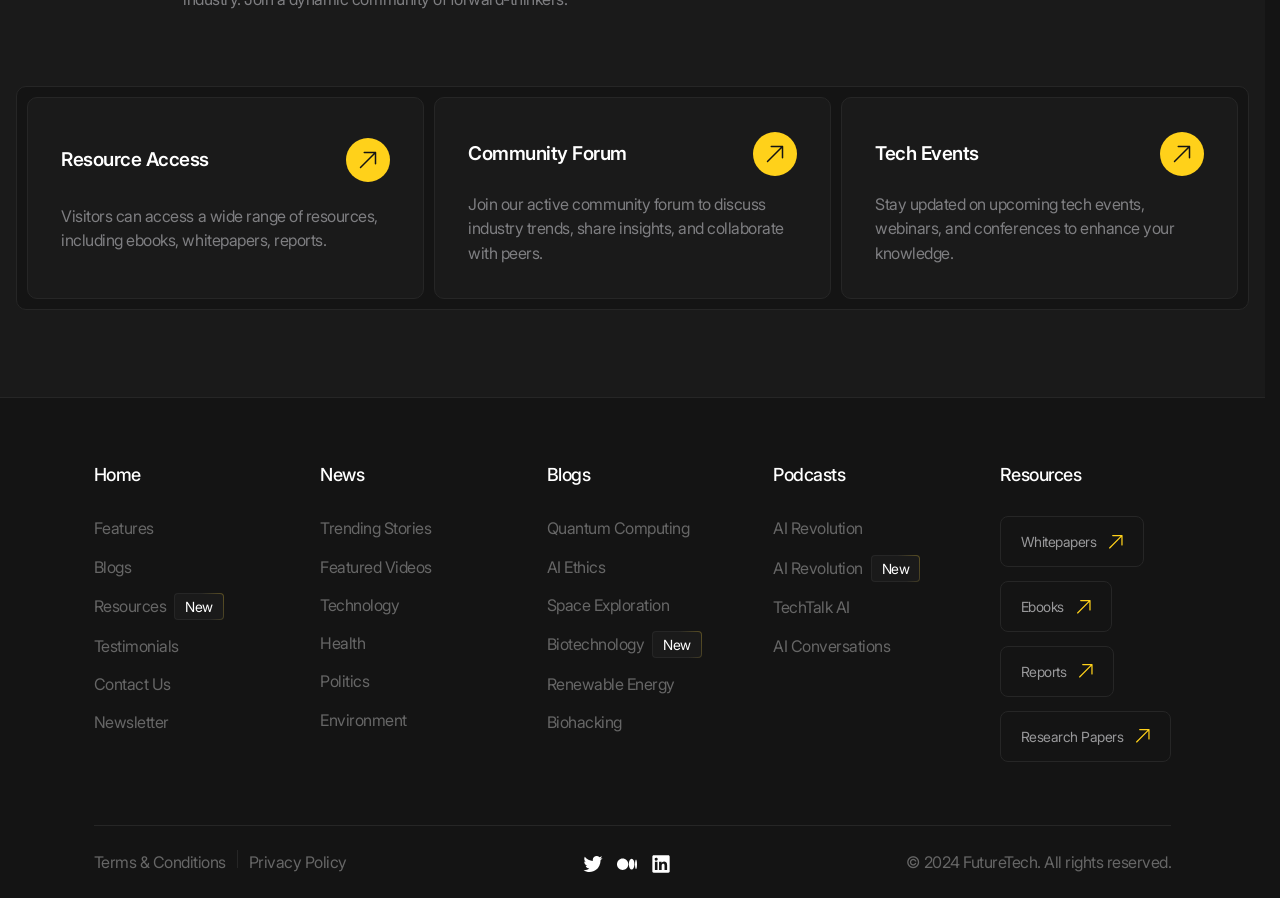
<file: resources.html>
<!doctype html>
<html lang="en">
  <head>
    <meta charset="UTF-8" />
    <meta
      name="viewport"
      content="width=device-width, user-scalable=no, initial-scale=1.0, minimum-scale=1.0, maximum-scale=1.0"
    />
    <title>Future Tech | Resources</title>
    <link rel="icon" href="./images/favicon.svg" />
    <link rel="stylesheet" href="./styles/main.css" />
    <script src="./scripts/main.js" type="module"></script>
  </head>

  <body>
    <header class="header" data-js-header>
      <div class="header__promo">
        <a
          href="#"
          class="header__promo-title icon icon--yellow-arrow"
          title="Subscribe our blogs"
          aria-label="Subscribe our blogs"
        >
          Subscribe to our Newsletter For New & latest Blogs and Resources
        </a>
      </div>
      <div class="header__body">
        <a href="#" class="header__logo" title="Home" aria-label="Home">
          <img src="./images/logo.svg" alt="" width="179" height="50" />
        </a>
        <div class="header__overlay" data-js-header-overlay>
          <nav class="header__menu">
            <ul class="header__menu-list">
              <li class="header__menu-item">
                <a
                  href="./index.html"
                  class="header__menu-link"
                  title="Home"
                  aria-label="Home"
                >
                  Home
                </a>
              </li>
              <li class="header__menu-item">
                <a
                  href="./news.html"
                  class="header__menu-link"
                  title="News"
                  aria-label="News"
                >
                  News
                </a>
              </li>
              <li class="header__menu-item">
                <a
                  href="./podcasts.html"
                  class="header__menu-link"
                  title="Podcasts"
                  aria-label="Podcasts"
                >
                  Podcasts
                </a>
              </li>
              <li class="header__menu-item">
                <a
                  href="./resources.html"
                  class="header__menu-link active-page"
                  title="Resources"
                  aria-label="Resources"
                >
                  Resources
                </a>
              </li>
            </ul>
          </nav>

          <a
            href="./contacts.html"
            class="header__contact-us-link button button--accent"
            title="Contact us"
            aria-label="Contact us"
          >
            Contact Us
          </a>
        </div>

        <button
          type="button"
          class="header__burger-button burger-button visible-mobile"
          data-js-header-burger-button
          title="Open menu"
          aria-label="Open menu"
        >
          <span class="burger-button__line"></span>
          <span class="burger-button__line"></span>
          <span class="burger-button__line burger-button__line-short"></span>
        </button>
      </div>
    </header>

    <main class="main">
      <section class="hero-alt" aria-labelledby="resources-title">
        <header class="hero-alt__header">
          <div class="hero-alt__header-inner container">
            <h1 class="hero-alt__title" id="resources-title">
              Unlock a World of<span class="hero-alt__title-hidden-piece"
                >Knowledge</span
              >
            </h1>
            <p
              class="hero-alt__title-piece h1 hidden-mobile"
              aria-hidden="true"
            >
              Knowledge
            </p>
            <p class="hero-alt__subtitle">
              Dive deep into the AI universe with our collection of insightful
              podcasts. Explore the latest trends, breakthroughs, and
              discussions on artificial intelligence. Whether you're an
              enthusiast or a professional, our AI podcasts offer a gateway to
              knowledge and innovation.
            </p>
          </div>
        </header>
        <div class="hero-alt__body">
          <div class="metrics metrics--4-cols container">
            <dl class="metrics__list">
              <div class="metrics__item">
                <dt class="metrics__key">Resources available</dt>
                <dd class="metrics__value h2">
                  300<span class="metrics__sign">+</span>
                </dd>
              </div>
              <div class="metrics__item">
                <dt class="metrics__key">Total Downloads</dt>
                <dd class="metrics__value h2">
                  12k<span class="metrics__sign">+</span>
                </dd>
              </div>
              <div class="metrics__item">
                <dt class="metrics__key">Active Users</dt>
                <dd class="metrics__value h2">
                  10k<span class="metrics__sign">+</span>
                </dd>
              </div>
              <div class="metrics__item">
                <dt class="metrics__key">Countries Accesses Our Content</dt>
                <dd class="metrics__value h2">
                  100<span class="metrics__sign">+</span>
                </dd>
              </div>
            </dl>
          </div>
        </div>
      </section>
      <section
        class="section tabs"
        aria-labelledby="reports-title"
        data-js-tabs
      >
        <div class="section__header">
          <div class="section__header-inner container">
            <div class="section__header-info">
              <span class="section__header-subtitle slogan"
                >Dive into the Details</span
              >
              <h2 class="section__header-title" id="reports-title">
                In-Depth Reports and Analysis
              </h2>
            </div>
            <div class="section__actions">
              <div
                class="tabs__buttons tabs__buttons--compact"
                role="tablist"
                aria-labelledby="reports-title"
              >
                <button
                  class="tabs__button is-active"
                  id="tab-1"
                  type="button"
                  role="tab"
                  aria-controls="tabpanel-1"
                  data-js-tabs-button
                  aria-selected="true"
                >
                  Whitepapers
                </button>
                <button
                  class="tabs__button"
                  id="tab-2"
                  type="button"
                  role="tab"
                  aria-controls="tabpanel-2"
                  data-js-tabs-button
                  aria-selected="false"
                  tabindex="-1"
                >
                  Ebooks
                </button>
                <button
                  class="tabs__button"
                  id="tab-3"
                  type="button"
                  role="tab"
                  aria-controls="tabpanel-3"
                  data-js-tabs-button
                  aria-selected="false"
                  tabindex="-1"
                >
                  Reports
                </button>
              </div>
            </div>
          </div>
        </div>
        <div class="section__body">
          <div class="tabs__body">
            <div
              class="tabs__content is-active"
              id="tabpanel-1"
              aria-labelledby="tab-1"
              tabindex="0"
              data-js-tabs-content
            >
              <ul class="list">
                <li class="list__item">
                  <article class="card container">
                    <div class="card__preview">
                      <div class="card__preview-main">
                        <img
                          class="card__preview-icon"
                          src="./images/reports/icon-1.svg"
                          alt=""
                          width="80"
                          height="80"
                        />
                        <div class="card__preview-info">
                          <h3 class="card__preview-title">
                            Quantum Computing Whitepaper
                          </h3>
                          <p class="card__preview-subtitle">
                            Provides technical specifications and requirements
                            for implementing quantum computing systems.
                          </p>
                        </div>
                      </div>
                    </div>
                    <div class="card__body">
                      <div class="card__grid card__grid--3-cols-alt">
                        <div class="card__cell card__cell--wide">
                          <img
                            class="card__cell-image"
                            src="./images/reports/details-1.jpg"
                            alt=""
                            width="917"
                            height="332"
                            loading="lazy"
                          />
                        </div>
                        <div class="card__cell card__cell--wide">
                          <h4 class="card__cell-title">
                            Quantum Computing Whitepaper
                          </h4>
                          <p class="card__cell-description">
                            An in-depth whitepaper exploring the principles,
                            applications, and potential impact of quantum
                            computing.
                          </p>
                          <a
                            href="#"
                            class="card__cell-link button button--gray"
                            download
                          >
                            <span class="icon icon--yellow-arrow"
                              >Download PDF Now</span
                            >
                          </a>
                        </div>
                        <div class="card__cell tile tile--alt">
                          <p class="card__cell-title">Publication Date</p>
                          <p class="card__cell-description h6">
                            <time datetime="2023-07">July 2023</time>
                          </p>
                        </div>
                        <div class="card__cell tile tile--alt">
                          <p class="card__cell-title">Category</p>
                          <p class="card__cell-description h6">
                            Quantum Computing
                          </p>
                        </div>
                        <div
                          class="card__cell card__cell--wide-on-mobile-s tile tile--alt"
                        >
                          <p class="card__cell-title">Author</p>
                          <p class="card__cell-description h6">Dr. Quantum</p>
                        </div>
                      </div>
                    </div>
                  </article>
                </li>
                <li class="list__item">
                  <article class="card container">
                    <div class="card__preview">
                      <div class="card__preview-main">
                        <img
                          class="card__preview-icon"
                          src="./images/reports/icon-2.svg"
                          alt=""
                          width="80"
                          height="80"
                        />
                        <div class="card__preview-info">
                          <h3 class="card__preview-title">
                            Space Exploration Whitepaper
                          </h3>
                          <p class="card__preview-subtitle">
                            Explores Mars colonization, asteroid resource
                            potential, and space tourism.
                          </p>
                        </div>
                      </div>
                    </div>
                    <div class="card__body">
                      <div class="card__grid card__grid--3-cols-alt">
                        <div class="card__cell card__cell--wide">
                          <img
                            class="card__cell-image"
                            src="./images/reports/details-2.jpg"
                            alt=""
                            width="917"
                            height="332"
                            loading="lazy"
                          />
                        </div>
                        <div class="card__cell card__cell--wide">
                          <h4 class="card__cell-title">
                            Space Exploration Whitepaper
                          </h4>
                          <p class="card__cell-description">
                            An in-depth whitepaper covering the latest
                            advancements in space exploration, including Mars
                            missions and asteroid mining.
                          </p>
                          <a
                            href="#"
                            class="card__cell-link button button--gray"
                            download
                          >
                            <span class="icon icon--yellow-arrow"
                              >Download PDF Now</span
                            >
                          </a>
                        </div>
                        <div class="card__cell tile tile--alt">
                          <p class="card__cell-title">Publication Date</p>
                          <p class="card__cell-description h6">
                            <time datetime="2023-09">September 2023</time>
                          </p>
                        </div>
                        <div class="card__cell tile tile--alt">
                          <p class="card__cell-title">Category</p>
                          <p class="card__cell-description h6">
                            Space Exploration
                          </p>
                        </div>
                        <div
                          class="card__cell card__cell--wide-on-mobile-s tile tile--alt"
                        >
                          <p class="card__cell-title">Author</p>
                          <p class="card__cell-description h6">
                            FutureTech Space Division
                          </p>
                        </div>
                      </div>
                    </div>
                  </article>
                </li>
              </ul>
              <ul class="bordered-grid bordered-grid--3-cols container">
                <li class="bordered-grid__item">
                  <article class="info-card info-card--alt">
                    <img
                      class="info-card__image"
                      src="./images/info-card/4.jpg"
                      alt=""
                      width="471"
                      height="290"
                      loading="lazy"
                    />
                    <div class="info-card__body">
                      <h4 class="info-card__title h5">
                        FutureTech Trends 2024
                      </h4>
                      <p class="info-card__topic">
                        An ebook that predicts upcoming technology trends for
                        the next year, including AI developments
                      </p>
                    </div>
                    <div class="info-card__extra">
                      <a href="#" class="info-card__button button">
                        View Details
                      </a>
                      <a
                        href="#"
                        class="info-card__download-button button button--gray"
                        download
                      >
                        Download PDF Now
                      </a>
                    </div>
                  </article>
                </li>
                <li class="bordered-grid__item">
                  <article class="info-card info-card--alt">
                    <img
                      class="info-card__image"
                      src="./images/info-card/5.jpg"
                      alt=""
                      width="471"
                      height="290"
                      loading="lazy"
                    />
                    <div class="info-card__body">
                      <h4 class="info-card__title h5">
                        FutureTech Trends 2024
                      </h4>
                      <p class="info-card__topic">
                        An ebook that predicts upcoming technology trends for
                        the next year, including AI developments
                      </p>
                    </div>
                    <div class="info-card__extra">
                      <a href="#" class="info-card__button button">
                        View Details
                      </a>
                      <a
                        href="#"
                        class="info-card__download-button button button--gray"
                        download
                      >
                        Download PDF Now
                      </a>
                    </div>
                  </article>
                </li>
                <li class="bordered-grid__item">
                  <article class="info-card info-card--alt">
                    <img
                      class="info-card__image"
                      src="./images/info-card/6.jpg"
                      alt=""
                      width="471"
                      height="290"
                      loading="lazy"
                    />
                    <div class="info-card__body">
                      <h4 class="info-card__title h5">
                        FutureTech Trends 2024
                      </h4>
                      <p class="info-card__topic">
                        An ebook that predicts upcoming technology trends for
                        the next year, including AI developments
                      </p>
                    </div>
                    <div class="info-card__extra">
                      <a href="#" class="info-card__button button">
                        View Details
                      </a>
                      <a
                        href="#"
                        class="info-card__download-button button button--gray"
                        download
                      >
                        Download PDF Now
                      </a>
                    </div>
                  </article>
                </li>
              </ul>
            </div>
            <div
              class="tabs__content"
              id="tabpanel-2"
              aria-labelledby="tab-2"
              tabindex="0"
              data-js-tabs-content
            >
              Lorem
            </div>
            <div
              class="tabs__content"
              id="tabpanel-3"
              aria-labelledby="tab-3"
              tabindex="0"
              data-js-tabs-content
            >
              Ipsum
            </div>
          </div>
        </div>
      </section>

      <section class="about" aria-labelledby="about-title">
        <div class="about__inner container">
          <header class="about__header">
            <img
              class="about__image"
              src="./images/about/about-image.svg"
              alt=""
              width="150"
              height="150"
              loading="lazy"
            />
            <div class="about__info">
              <span class="about__slogan slogan"
                >Learn, Connect, and Innovate</span
              >
              <h2 class="about__title">
                Be Part of the Future Tech Revolution
              </h2>
            </div>
            <p class="about__description">
              Immerse yourself in the world of future technology. Explore our
              comprehensive resources, connect with fellow tech enthusiasts, and
              drive innovation in the industry. Join a dynamic community of
              forward-thinkers.
            </p>
          </header>
          <ul class="about__list">
            <li class="about__item">
              <a class="about-card tile" href="#">
                <h3 class="about-card__title circle-icon">Resource Access</h3>
                <p class="about-card__subtitle">
                  Visitors can access a wide range of resources, including
                  ebooks, whitepapers, reports.
                </p>
              </a>
            </li>
            <li class="about__item">
              <a class="about-card tile" href="#">
                <h3 class="about-card__title circle-icon">Community Forum</h3>
                <p class="about-card__subtitle">
                  Join our active community forum to discuss industry trends,
                  share insights, and collaborate with peers.
                </p>
              </a>
            </li>
            <li class="about__item">
              <a class="about-card tile" href="#">
                <h3 class="about-card__title circle-icon">Tech Events</h3>
                <p class="about-card__subtitle">
                  Stay updated on upcoming tech events, webinars, and
                  conferences to enhance your knowledge.
                </p>
              </a>
            </li>
          </ul>
        </div>
      </section>
    </main>

    <footer class="footer container">
      <nav class="footer__menu">
        <div class="footer__menu-column">
          <a class="footer__menu-title h6" href="#">Home</a>
          <ul class="footer__menu-list">
            <li class="footer__menu-item">
              <a href="#" class="footer__menu-link">Features</a>
            </li>
            <li class="footer__menu-item">
              <a href="#" class="footer__menu-link">Blogs</a>
            </li>
            <li class="footer__menu-item">
              <a href="#" class="footer__menu-link">Resources</a>
              <span class="badge footer__badge">New</span>
            </li>
            <li class="footer__menu-item">
              <a href="#" class="footer__menu-link">Testimonials</a>
            </li>
            <li class="footer__menu-item">
              <a href="#" class="footer__menu-link">Contact Us</a>
            </li>
            <li class="footer__menu-item">
              <a href="#" class="footer__menu-link">Newsletter</a>
            </li>
          </ul>
        </div>
        <div class="footer__menu-column">
          <a class="footer__menu-title h6" href="#">News</a>
          <ul class="footer__menu-list">
            <li class="footer__menu-item">
              <a href="#" class="footer__menu-link">Trending Stories</a>
            </li>
            <li class="footer__menu-item">
              <a href="#" class="footer__menu-link">Featured Videos</a>
            </li>
            <li class="footer__menu-item">
              <a href="#" class="footer__menu-link">Technology</a>
            </li>
            <li class="footer__menu-item">
              <a href="#" class="footer__menu-link">Health</a>
            </li>
            <li class="footer__menu-item">
              <a href="#" class="footer__menu-link">Politics</a>
            </li>
            <li class="footer__menu-item">
              <a href="#" class="footer__menu-link">Environment</a>
            </li>
          </ul>
        </div>
        <div class="footer__menu-column">
          <a class="footer__menu-title h6" href="#">Blogs</a>
          <ul class="footer__menu-list">
            <li class="footer__menu-item">
              <a href="#" class="footer__menu-link">Quantum Computing</a>
            </li>
            <li class="footer__menu-item">
              <a href="#" class="footer__menu-link">AI Ethics</a>
            </li>
            <li class="footer__menu-item">
              <a href="#" class="footer__menu-link">Space Exploration</a>
            </li>
            <li class="footer__menu-item">
              <a href="#" class="footer__menu-link">Biotechnology</a>
              <span class="badge footer__badge">New</span>
            </li>
            <li class="footer__menu-item">
              <a href="#" class="footer__menu-link">Renewable Energy</a>
            </li>
            <li class="footer__menu-item">
              <a href="#" class="footer__menu-link">Biohacking</a>
            </li>
          </ul>
        </div>
        <div class="footer__menu-column">
          <a class="footer__menu-title h6" href="#">Podcasts</a>
          <ul class="footer__menu-list">
            <li class="footer__menu-item">
              <a href="#" class="footer__menu-link">AI Revolution</a>
            </li>
            <li class="footer__menu-item">
              <a href="#" class="footer__menu-link">AI Revolution</a>
              <span class="badge footer__badge">New</span>
            </li>
            <li class="footer__menu-item">
              <a href="#" class="footer__menu-link">TechTalk AI</a>
            </li>
            <li class="footer__menu-item">
              <a href="#" class="footer__menu-link">AI Conversations</a>
            </li>
          </ul>
        </div>
        <div class="footer__menu-column">
          <a class="footer__menu-title h6" href="#">Resources</a>
          <ul class="footer__menu-list">
            <li class="footer__menu-item">
              <a href="#" class="footer__menu-link footer__menu-button button">
                <span
                  class="footer__resoures-link-button icon icon--yellow-arrow"
                  >Whitepapers</span
                >
              </a>
            </li>
            <li class="footer__menu-item">
              <a href="#" class="footer__menu-link button">
                <span
                  class="footer__resoures-link-button icon icon--yellow-arrow"
                  >Ebooks</span
                >
              </a>
            </li>
            <li class="footer__menu-item">
              <a href="#" class="footer__menu-link footer__menu-button button">
                <span
                  class="footer__resoures-link-button icon icon--yellow-arrow"
                  >Reports</span
                >
              </a>
            </li>
            <li class="footer__menu-item">
              <a href="#" class="footer__menu-link footer__menu-button button">
                <span
                  class="footer__resoures-link-button icon icon--yellow-arrow"
                  >Research Papers</span
                >
              </a>
            </li>
          </ul>
        </div>
      </nav>

      <div class="footer__extra">
        <div class="footer__extra-about">
          <ul class="footer__extra-about-list">
            <li class="footer__extra-about-item">
              <a href="#" class="footer__extra-about-link"
                >Terms & Conditions</a
              >
            </li>
            <li class="footer__extra-about-item">
              <a href="#" class="footer__extra-about-link">Privacy Policy</a>
            </li>
          </ul>
        </div>

        <div class="footer__extra-soc1als soc1als">
          <ul class="soc1als__list">
            <li class="soc1als__item">
              <a
                class="soc1als__link"
                href="#"
                title="Twitter"
                aria-label="Twitter"
                target="_blank"
              >
                <svg
                  width="24"
                  height="24"
                  viewBox="0 0 24 24"
                  fill="none"
                  xmlns="http://www.w3.org/2000/svg"
                >
                  <path
                    d="M21.0571 7.18114C21.0664 7.39235 21.0664 7.59395 21.0664 7.80515C21.0756 14.2084 16.3712 21.6004 7.76793 21.6004C5.23048 21.6004 2.73933 20.842 0.600098 19.4212C0.970528 19.4692 1.34096 19.4884 1.71139 19.4884C3.81358 19.4884 5.86021 18.7588 7.51789 17.4052C5.51756 17.3668 3.75802 16.0132 3.14681 14.0356C3.85063 14.1796 4.57296 14.1508 5.25826 13.9492C3.08198 13.5076 1.51691 11.5204 1.50765 9.20675C1.50765 9.18755 1.50765 9.16835 1.50765 9.14915C2.15591 9.52355 2.88751 9.73475 3.62837 9.75395C1.58174 8.33315 0.942746 5.50114 2.18369 3.28353C4.5637 6.31714 8.06427 8.15075 11.8241 8.35235C11.4445 6.67234 11.9631 4.90594 13.1762 3.71553C15.0561 1.88193 18.0196 1.97793 19.7977 3.92673C20.8441 3.71553 21.8535 3.31233 22.7704 2.74593C22.4185 3.86913 21.6869 4.81954 20.7145 5.42434C21.6406 5.30914 22.5481 5.04994 23.4001 4.66594C22.7704 5.64514 21.9739 6.48994 21.0571 7.18114Z"
                    fill="white"
                  />
                </svg>
              </a>
            </li>
            <li class="soc1als__item">
              <a
                class="soc1als__link"
                href="#"
                title="Medium"
                aria-label="Medium"
                target="_blank"
              >
                <svg
                  width="24"
                  height="24"
                  viewBox="0 0 24 24"
                  fill="none"
                  xmlns="http://www.w3.org/2000/svg"
                >
                  <path
                    d="M13.5374 12.2281C13.5374 15.9988 10.5069 19.0556 6.76883 19.0556C3.03073 19.0556 0 15.9981 0 12.2281C0 8.45806 3.0305 5.40039 6.76883 5.40039C10.5072 5.40039 13.5374 8.45737 13.5374 12.2281Z"
                    fill="white"
                  />
                  <path
                    d="M20.9627 12.2285C20.9627 15.7778 19.4474 18.6563 17.5783 18.6563C15.7091 18.6563 14.1938 15.7778 14.1938 12.2285C14.1938 8.67922 15.7089 5.80078 17.578 5.80078C19.4472 5.80078 20.9625 8.67829 20.9625 12.2285"
                    fill="white"
                  />
                  <path
                    d="M24 12.228C24 15.4073 23.4672 17.9862 22.8097 17.9862C22.1522 17.9862 21.6196 15.408 21.6196 12.228C21.6196 9.04797 22.1525 6.46973 22.8097 6.46973C23.467 6.46973 24 9.04774 24 12.228Z"
                    fill="white"
                  />
                </svg>
              </a>
            </li>
            <li class="soc1als__item">
              <a
                class="soc1als__link"
                href="#"
                title="Linked In"
                aria-label="Linked In"
                target="_blank"
              >
                <svg
                  width="24"
                  height="24"
                  viewBox="0 0 24 24"
                  fill="none"
                  xmlns="http://www.w3.org/2000/svg"
                >
                  <path
                    d="M20.8647 1.59961H3.13554C2.72832 1.59961 2.33777 1.76138 2.04982 2.04933C1.76187 2.33728 1.6001 2.72783 1.6001 3.13505V20.8642C1.6001 21.2714 1.76187 21.6619 2.04982 21.9499C2.33777 22.2378 2.72832 22.3996 3.13554 22.3996H20.8647C21.2719 22.3996 21.6624 22.2378 21.9504 21.9499C22.2383 21.6619 22.4001 21.2714 22.4001 20.8642V3.13505C22.4001 2.72783 22.2383 2.33728 21.9504 2.04933C21.6624 1.76138 21.2719 1.59961 20.8647 1.59961ZM7.79965 19.3186H4.67243V9.38516H7.79965V19.3186ZM6.23388 8.00861C5.87915 8.00661 5.53296 7.89958 5.239 7.70102C4.94504 7.50246 4.71649 7.22127 4.58219 6.89294C4.44789 6.56461 4.41386 6.20386 4.48439 5.8562C4.55492 5.50855 4.72686 5.18958 4.9785 4.93955C5.23014 4.68952 5.5502 4.51964 5.8983 4.45134C6.2464 4.38304 6.60693 4.41939 6.93439 4.5558C7.26185 4.6922 7.54156 4.92255 7.73823 5.21778C7.9349 5.51301 8.03971 5.85988 8.03943 6.21461C8.04278 6.45211 7.99827 6.68784 7.90857 6.90777C7.81887 7.1277 7.68582 7.32732 7.51733 7.49473C7.34884 7.66215 7.14837 7.79392 6.92787 7.88221C6.70736 7.97049 6.47134 8.01348 6.23388 8.00861ZM19.3263 19.3273H16.2005V13.9005C16.2005 12.3001 15.5202 11.8061 14.642 11.8061C13.7147 11.8061 12.8047 12.5052 12.8047 13.9409V19.3273H9.67743V9.39239H12.6848V10.7689H12.7252C13.0271 10.1579 14.0844 9.11361 15.6979 9.11361C17.4428 9.11361 19.3278 10.1493 19.3278 13.1826L19.3263 19.3273Z"
                    fill="white"
                  />
                </svg>
              </a>
            </li>
          </ul>
        </div>

        <p class="footer__copyright">
          © <time datetime="2024">2024</time> FutureTech. All rights reserved.
        </p>
      </div>
    </footer>
  </body>
</html>
</file>
<file: styles/main.css>
@charset "UTF-8";
/**
  Нормализация блочной модели
 */
*,
::before,
::after {
  box-sizing: border-box;
}

/**
  Убираем внутренние отступы слева тегам списков,
  у которых есть атрибут class
 */
:where(ul, ol):where([class]) {
  padding-left: 0;
}

/**
  Убираем внешние отступы body и двум другим тегам,
  у которых есть атрибут class
 */
body,
:where(blockquote, figure, fieldset):where([class]) {
  margin: 0;
}

/**
  Убираем внешние отступы вертикали нужным тегам,
  у которых есть атрибут class
 */
:where(h1,
h2,
h3,
h4,
h5,
h6,
p,
ul,
ol,
dl):where([class]) {
  margin-block: 0;
}

:where(dd[class]) {
  margin-left: 0;
}

:where(fieldset[class]) {
  padding: 0;
  border: none;
}

/**
  Убираем стандартный маркер маркированному списку,
  у которого есть атрибут class
 */
:where(ul[class]) {
  list-style: none;
}

:where(address[class]) {
  font-style: normal;
}

/**
  Обнуляем вертикальные внешние отступы параграфа,
  объявляем локальную переменную для внешнего отступа вниз,
  чтобы избежать взаимодействие с более сложным селектором
 */
p {
  --paragraphMarginBottom: 24px;
  margin-block: 0;
}

/**
  Внешний отступ вниз для параграфа без атрибута class,
  который расположен не последним среди своих соседних элементов
 */
p:where(:not([class]):not(:last-child)) {
  margin-bottom: var(--paragraphMarginBottom);
}

/**
  Упрощаем работу с изображениями и видео
 */
img,
video {
  display: block;
  max-width: 100%;
  height: auto;
}

/**
  Наследуем свойства шрифт для полей ввода
 */
input,
textarea,
select,
button {
  font: inherit;
}

html {
  /**
    Пригодится в большинстве ситуаций
    (когда, например, нужно будет "прижать" футер к низу сайта)
   */
  height: 100%;
  /**
    Убираем скачок интерфейса по горизонтали
    при появлении / исчезновении скроллбара
   */
  scrollbar-gutter: stable;
  /**
    Плавный скролл
   */
  scroll-behavior: smooth;
}

body {
  /**
    Пригодится в большинстве ситуаций
    (когда, например, нужно будет "прижать" футер к низу сайта)
   */
  min-height: 100%;
  /**
    Унифицированный интерлиньяж
   */
  line-height: 1.5;
}

/**
  Нормализация высоты элемента ссылки при его инспектировании в DevTools
 */
a:where([class]) {
  display: inline-flex;
}

/**
  Курсор-рука при наведении на элемент
 */
button,
label {
  cursor: pointer;
}

/**
  Убирает серую подсветку при тапе на мобильных устройствах (iOS/Android)
 */
button {
  -webkit-tap-highlight-color: transparent;
}

/**
  Приводим к единому цвету svg-элементы
  (за исключением тех, у которых уже указан
  атрибут fill со значением 'none' или начинается с 'url')
 */
:where([fill]:not([fill=none],
[fill^=url])) {
  fill: currentColor;
}

/**
  Приводим к единому цвету svg-элементы
  (за исключением тех, у которых уже указан
  атрибут stroke со значением 'none')
 */
:where([stroke]:not([stroke=none],
[stroke^=url])) {
  stroke: currentColor;
}

/**
  Чиним баг задержки смены цвета при взаимодействии с svg-элементами
 */
svg * {
  transition-property: fill, stroke;
}

/**
  Приведение рамок таблиц в классический 'collapse' вид
 */
:where(table) {
  border-collapse: collapse;
  border-color: currentColor;
}

/**
  Удаляем все анимации и переходы для людей,
  которые предпочитают их не использовать
 */
@media (prefers-reduced-motion: reduce) {
  *,
  ::before,
  ::after {
    animation-duration: 0.01ms !important;
    animation-iteration-count: 1 !important;
    transition-duration: 0.01ms !important;
    scroll-behavior: auto !important;
  }
}
@font-face {
  font-family: "Kumbh Sans";
  src: url("../fonts/KumbhSans-Regular.woff2") format("woff2");
  font-weight: 400;
  font-style: normal;
  font-display: swap;
}
@font-face {
  font-family: "Kumbh Sans";
  src: url("../fonts/KumbhSans-Medium.woff2") format("woff2");
  font-weight: 500;
  font-style: normal;
  font-display: swap;
}
@font-face {
  font-family: "Inter";
  src: url("../fonts/Inter-Regular.woff2") format("woff2");
  font-weight: 400;
  font-style: normal;
  font-display: swap;
}
@font-face {
  font-family: "Inter";
  src: url("../fonts/Inter-Medium.woff2") format("woff2");
  font-weight: 500;
  font-style: normal;
  font-display: swap;
}
@font-face {
  font-family: "Inter";
  src: url("../fonts/Inter-SemiBold.woff2") format("woff2");
  font-weight: 600;
  font-style: normal;
  font-display: swap;
}
@font-face {
  font-family: "Inter";
  src: url("../fonts/Inter-Bold.woff2") format("woff2");
  font-weight: 700;
  font-style: normal;
  font-display: swap;
}
:root {
  --color-light: #ffffff;
  --color-dark: #141414;
  --color-dark-10: #1a1a1a;
  --color-dark-15: #262626;
  --color-dark-20: #333333;
  --color-dark-40: #666666;
  --color-grey-50: #7e7e81;
  --color-grey-60: #98989a;
  --color-accent: #ffd11a;
  --color-yellow-80: #ffeb99;
  --color-red: #ff5500;
  --font-family-base: "Inter", "sans-serif";
  --font-family-accent: "Kumbh Sans", "sans-serif";
  --container-width: 99.75rem;
  --container-padding-x: 1rem;
  --shadow: 0 0 0 0.5rem #191919;
  --border: 0.0625rem solid var(--color-dark-15);
  --border-accent: 0.0625rem solid var(--color-accent);
  --100vw: calc(100vw - var(--scrollbar-width));
  --transition-duration: 0.2s;
}
@media (width <= 90.06125rem) {
  :root {
    --container-width: 80rem;
  }
}

.container {
  max-width: calc(var(--container-width) + var(--container-padding-x) * 2);
  margin-inline: auto;
  padding-inline: var(--container-padding-x);
}

.visually-hidden {
  position: absolute !important;
  width: 1px !important;
  height: 1px !important;
  margin: -1px !important;
  border: 0 !important;
  padding: 0 !important;
  white-space: nowrap !important;
  clip-path: inset(100%) !important;
  clip: rect(0 0 0 0) !important;
  overflow: hidden !important;
}

@media (width <= 47.99875rem) {
  .hidden-mobile {
    display: none !important;
  }
}

@media (width > 47.99875rem) {
  .visible-mobile {
    display: none !important;
  }
}

.full-vw-line {
  position: relative;
}
.full-vw-line::before, .full-vw-line::after {
  position: absolute;
  width: calc((var(--100vw) - var(--container-width)) / 2);
  height: 0.0625rem;
  background-color: var(--color-dark-15);
}
.full-vw-line--top::before {
  content: "";
  bottom: 100%;
}
.full-vw-line--bottom::after {
  content: "";
  top: 100%;
}
.full-vw-line--left::after, .full-vw-line--left::before {
  left: 0;
  translate: -100%;
}
.full-vw-line--right::after, .full-vw-line--right::before {
  right: 0;
  translate: 100%;
}

.circle-icon {
  --circle-icon-size: 3.25rem;
  --circle-margin-left: 1.25rem;
  position: relative;
  min-height: var(--circle-icon-size);
  padding-right: calc(var(--circle-icon-size) + var(--circle-margin-left));
}
@media (width <= 90.06125rem) {
  .circle-icon {
    --circle-icon-size: 2.75rem;
    --circle-margin-left: 0.875rem;
  }
}
@media (width <= 63.99875rem) {
  .circle-icon {
    --circle-icon-size: 2.5rem;
  }
}
.circle-icon::after {
  width: var(--circle-icon-size);
  height: var(--circle-icon-size);
  position: absolute;
  top: 50%;
  translate: 0 -50%;
  content: "";
  right: 0;
  background: url("../icons/arrow_dark-up.svg");
  background-position: center;
  background-repeat: no-repeat;
  background-color: var(--color-accent);
  border-radius: 50%;
  transition-duration: var(--transition-duration);
}

html.is-lock {
  overflow: hidden;
}

body {
  font-size: clamp(0.875rem, 0.8112745098rem + 0.2614379085vw, 1.125rem);
  display: flex;
  flex-direction: column;
  background-color: var(--color-dark);
  color: var(--color-grey-50);
  font-family: var(--font-family-base);
  font-weight: 400;
  letter-spacing: -0.03em;
}

main {
  flex-grow: 1;
}

h1, .h1,
h2, .h2,
h3, .h3,
h4, .h4,
h5, .h5,
h6, .h6 {
  color: var(--color-light);
}

h1, .h1,
h2, .h2,
h3, .h3 {
  font-family: var(--font-family-accent);
  font-weight: 500;
}

h4, .h4,
h5, .h5,
h6, .h6 {
  font-weight: 600;
}

h1, .h1 {
  font-size: clamp(1.875rem, 1.237745098rem + 2.614379085vw, 4.375rem);
  line-height: 1.2;
}

h2, .h2 {
  font-size: clamp(1.75rem, 1.2720588235rem + 1.9607843137vw, 3.625rem);
  line-height: 1.3;
}

h3, .h3 {
  font-size: clamp(1.5rem, 1.2450980392rem + 1.045751634vw, 2.5rem);
}

h4, .h4 {
  font-size: clamp(1.125rem, 0.9975490196rem + 0.522875817vw, 1.625rem);
}

h5, .h5 {
  font-size: clamp(1.125rem, 1.0294117647rem + 0.3921568627vw, 1.5rem);
}

h6, .h6 {
  font-size: clamp(1rem, 0.9362745098rem + 0.2614379085vw, 1.25rem);
}

a,
button,
label,
input,
textarea,
select,
svg * {
  transition-duration: var(--transition-duration);
}

a {
  color: inherit;
}
@media (any-hover: hover) {
  a:hover {
    color: var(--color-accent);
  }
}
@media (any-hover: none) {
  a:active {
    color: var(--color-accent);
  }
}
a:active {
  color: var(--color-yellow-80);
}
a[class] {
  text-decoration: none;
}

:focus-visible {
  outline: 0.125rem dashed var(--color-light);
  outline-offset: 0.25rem;
  transition-duration: 0s !important;
}

.icon {
  display: inline-flex;
  align-items: center;
  -moz-column-gap: 0.8125rem;
       column-gap: 0.8125rem;
}
.icon::after {
  --size: 1.5rem;
  content: "";
  display: block;
  background-position: center;
  background-repeat: no-repeat;
  background-size: contain;
  width: var(--size);
  height: var(--size);
}
@media (width <= 90.06125rem) {
  .icon::after {
    --size: 1.25rem;
  }
}
.icon--yellow-arrow::after {
  background-image: url("../icons/arrow_yellow-up.svg");
  --size: 1.0625rem;
}
@media (width <= 90.06125rem) {
  .icon--yellow-arrow::after {
    --size: 0.875rem;
  }
}
.icon--grey-arrow::after {
  background-image: url("../icons/arrow_grey-down.svg");
}
.icon--eye::after {
  background-image: url("../icons/eye_yellow.svg");
}

.button {
  display: inline-flex;
  justify-content: center;
  font-size: 1.125rem;
  padding-block: 1.125rem;
  padding-inline: 1.5rem;
  min-width: 8.5625rem;
  color: var(--color-grey-60);
  background-color: var(--color-dark);
  border: var(--border);
  border-radius: 0.75rem;
  white-space: nowrap;
}
@media (width <= 90.06125rem) {
  .button {
    min-width: 6.4375rem;
    padding-block: 0.875rem;
    padding-inline: 1.25rem;
    border-radius: 0.5rem;
    font-size: 0.875rem;
  }
}
@media (any-hover: hover) {
  .button:hover {
    color: var(--color-accent);
    background-color: var(--color-dark-10);
    border-color: var(--color-accent);
  }
}
@media (any-hover: none) {
  .button:active {
    color: var(--color-accent);
    background-color: var(--color-dark-10);
    border-color: var(--color-accent);
  }
}
.button--accent {
  font-weight: 500;
  letter-spacing: 0;
  padding-block: 0.875rem;
  color: var(--color-dark);
  background-color: var(--color-accent);
  border-color: var(--color-accent);
  border-radius: 0.625rem;
}
@media (width <= 90.06125rem) {
  .button--accent {
    padding-block: 0.625rem;
    border-radius: 0.375rem;
  }
}
.button--gray {
  background-color: var(--color-dark-10);
  border-radius: 0.5rem;
}
@media (width <= 90.06125rem) {
  .button--gray {
    border-radius: 0.375rem;
  }
}

.active-page {
  font-weight: 500;
  letter-spacing: 0;
  color: var(--color-light);
  background-color: var(--color-dark);
  border: var(--border);
  border-radius: clamp(0.375rem, 0.3112745098rem + 0.2614379085vw, 0.625rem);
  pointer-events: none;
}

.header {
  position: sticky;
  top: 0;
  left: 0;
  z-index: 100;
}
.header__promo {
  padding-block: 1.25rem;
  padding-inline: 1.5rem;
  text-align: center;
  background-color: var(--color-dark);
  border-bottom: var(--border);
}
@media (width <= 90.06125rem) {
  .header__promo {
    padding-block: 0.75rem;
  }
}
.header__body {
  display: flex;
  align-items: center;
  justify-content: space-between;
  -moz-column-gap: 1rem;
       column-gap: 1rem;
  padding-inline: clamp(1rem, -1.3259803922rem + 9.5424836601vw, 10.125rem);
  padding-block: clamp(1.3125rem, 1.2647058824rem + 0.1960784314vw, 1.5rem);
  background-color: var(--color-dark-10);
  border-bottom: var(--border);
}
.header__logo {
  max-width: clamp(7.875rem, 7.0306372549rem + 3.4640522876vw, 11.1875rem);
}
@media (width <= 47.99875rem) {
  .header__menu {
    overflow-y: auto;
  }
}
.header__menu-list {
  display: flex;
  justify-content: center;
  align-items: center;
  -moz-column-gap: 1rem;
       column-gap: 1rem;
}
@media (width <= 90.06125rem) {
  .header__menu-list {
    -moz-column-gap: 0.375rem;
         column-gap: 0.375rem;
  }
}
@media (width <= 47.99875rem) {
  .header__menu-list {
    flex-direction: column;
    row-gap: 1rem;
  }
}
.header__menu-link {
  padding-block: 0.875rem;
  padding-inline: 1.5rem;
}
@media (width <= 90.06125rem) {
  .header__menu-link {
    padding-block: 0.625rem;
    padding-inline: 1.125rem;
  }
}
@media (width > 47.99875rem) {
  .header__overlay {
    display: contents;
  }
}
@media (width <= 47.99875rem) {
  .header__overlay {
    display: flex;
    flex-direction: column;
    justify-content: center;
    row-gap: 2rem;
    padding: 3rem;
    background-color: var(--color-dark-10);
    transition-duration: var(--transition-duration);
    position: fixed;
    inset: 0;
  }
  .header__overlay:not(.is-active) {
    opacity: 0;
    visibility: hidden;
    translate: 100%;
  }
}
@media (width <= 47.99875rem) {
  .header__contact-us-link {
    width: 100%;
    max-width: 15.625rem;
    align-self: center;
  }
}

.burger-button {
  width: 2.125rem;
  height: 2.125rem;
  padding-block: 0.5625rem;
  padding-inline: 0.25rem;
  background-color: transparent;
  border: 0.125rem solid transparent;
  border-radius: 50%;
  position: relative;
  display: flex;
  flex-direction: column;
  justify-content: space-between;
  cursor: pointer;
}
.burger-button__line {
  width: 100%;
  height: 0.125rem;
  background-color: var(--color-light);
  border-radius: 0.625rem;
  transition-duration: var(--transition-duration);
  transition-timing-function: ease-in;
}
.burger-button__line-short {
  width: 60%;
  align-self: end;
}
.burger-button.is-active {
  border-color: var(--color-accent);
}
.burger-button.is-active .burger-button__line {
  background-color: var(--color-accent);
}
.burger-button.is-active .burger-button__line:first-child {
  transform: translateY(0.3125rem) rotate(45deg);
}
.burger-button.is-active .burger-button__line:nth-child(2) {
  rotate: -45deg;
}
.burger-button.is-active .burger-button__line:last-child {
  transform: translateY(-0.875rem) rotate(-45deg);
  opacity: 0;
}
.burger-button::before {
  content: "";
  width: 2.75rem;
  height: 2.75rem;
  position: absolute;
  top: 50%;
  left: 50%;
  translate: -50% -50%;
}

.badge {
  font-size: 1rem;
  padding-block: 0.25rem;
  padding-inline: 0.75rem;
  border-radius: 0.375rem;
  background: linear-gradient(var(--color-dark-10), var(--color-dark-10)) padding-box, linear-gradient(70.33deg, var(--color-dark-15) 61.2%, var(--color-accent) 216.15%) border-box;
  border: 0.0625rem solid transparent;
  color: var(--color-light);
}
@media (width <= 90.06125rem) {
  .badge {
    font-size: 0.875rem;
    padding-block: 0.125rem;
    padding-inline: 0.625rem;
    border-radius: 0.25rem;
  }
}

.soc1als__list {
  display: flex;
  align-items: center;
  justify-content: space-between;
  -moz-column-gap: 1.25rem;
       column-gap: 1.25rem;
}
@media (width <= 90.06125rem) {
  .soc1als__list {
    -moz-column-gap: 0.875rem;
         column-gap: 0.875rem;
  }
}
.soc1als__item {
  display: flex;
}
.soc1als__link {
  --size: 1.5rem;
  width: var(--size);
  height: var(--size);
  color: var(--color-light);
}
@media (width <= 90.06125rem) {
  .soc1als__link {
    --size: 1.25rem;
  }
}
.soc1als--3-cols {
  width: 100%;
  max-width: 19.25rem;
}
.soc1als--3-cols .soc1als__list {
  display: grid;
  grid-template-columns: repeat(3, 1fr);
}
.soc1als--3-cols .soc1als__link {
  display: flex;
  justify-content: center;
  align-items: center;
  height: 3.75rem;
  width: 100%;
  background-color: var(--color-dark-10);
  border: var(--border);
  border-radius: 0.375rem;
}
@media (width <= 90.06125rem) {
  .soc1als--3-cols .soc1als__link {
    height: 3rem;
  }
}
@media (any-hover: hover) {
  .soc1als--3-cols .soc1als__link:hover {
    border-color: var(--color-accent);
  }
}
@media (any-hover: none) {
  .soc1als--3-cols .soc1als__link:active {
    border-color: var(--color-accent);
  }
}

.footer {
  color: var(--color-dark-40);
}
.footer__menu {
  display: grid;
  grid-template-columns: repeat(5, 1fr);
  align-items: start;
  -moz-column-gap: clamp(1.25rem, 0.2941176471rem + 3.9215686275vw, 5rem);
       column-gap: clamp(1.25rem, 0.2941176471rem + 3.9215686275vw, 5rem);
  padding-block: clamp(2.5rem, 1.862745098rem + 2.614379085vw, 5rem);
  border-bottom: var(--border);
}
@media (width <= 63.99875rem) {
  .footer__menu {
    grid-template-columns: repeat(2, 1fr);
    gap: 2.5rem;
  }
}
@media (width <= 47.99875rem) {
  .footer__menu {
    gap: 1.25rem;
  }
}
.footer__menu-column {
  display: flex;
  flex-direction: column;
  row-gap: clamp(1rem, 0.681372549rem + 1.3071895425vw, 2.25rem);
}
@media (width <= 63.99875rem) {
  .footer__menu-column:last-child {
    grid-column: -1/1;
  }
  .footer__menu-column:last-child .footer__menu-list {
    flex-direction: row;
    gap: 0.75rem;
    flex-wrap: wrap;
  }
}
.footer__menu-list {
  display: flex;
  flex-direction: column;
  row-gap: clamp(0.5rem, 0.3406862745rem + 0.6535947712vw, 1.125rem);
}
.footer__menu-item {
  display: flex;
  align-items: center;
  -moz-column-gap: 0.5rem;
       column-gap: 0.5rem;
}
.footer__menu-title {
  font-weight: 500;
}
.footer__extra {
  display: flex;
  align-items: center;
  justify-content: space-between;
  -moz-column-gap: 3rem;
       column-gap: 3rem;
  padding-block: 2.5rem;
}
@media (width <= 90.06125rem) {
  .footer__extra {
    padding-block: 1.5rem;
  }
}
@media (width <= 47.99875rem) {
  .footer__extra {
    flex-direction: column;
    row-gap: 1.25rem;
  }
}
.footer__extra-about-list {
  display: flex;
}
.footer__extra-about-item:not(:last-child) .footer__extra-about-link::after {
  content: "";
  display: block;
  width: 0.0625rem;
  height: 1.4375rem;
  background-color: var(--color-dark-15);
  margin-inline: 0.6875rem;
}
@media (width <= 90.06125rem) {
  .footer__extra-about-item:not(:last-child) .footer__extra-about-link::after {
    height: 1.125rem;
  }
}
@media (width <= 47.99875rem) {
  .footer__extra-soc1als {
    order: -1;
  }
}

.hero {
  border-bottom: var(--border);
}
.hero__inner {
  background-color: var(--color-dark);
}
@media (width > 63.99875rem) {
  .hero__inner {
    display: grid;
    grid-template-columns: 60% auto;
    grid-template-areas: "body resources-preview" "metrics resources-preview";
  }
}
.hero__body {
  grid-area: body;
  padding-top: 9.375rem;
  padding-bottom: 6.25rem;
  padding-right: 3.125rem;
}
@media (width <= 90.06125rem) {
  .hero__body {
    padding-top: 6.25rem;
    padding-right: 2.5rem;
  }
}
@media (width <= 63.99875rem) {
  .hero__body {
    padding-top: 2.5rem;
    padding-bottom: 1.875rem;
    padding-right: 0rem;
  }
}
.hero__subtitle {
  font-family: var(--font-family-accent);
  font-weight: 500;
  line-height: 120%;
  color: var(--color-dark-40);
  margin-bottom: 1.875rem;
  font-size: clamp(1.125rem, 0.9338235294rem + 0.7843137255vw, 1.875rem);
}
@media (width <= 47.99875rem) {
  .hero__subtitle {
    margin-bottom: 0.875rem;
  }
}
.hero__title {
  margin-bottom: 1.25rem;
}
@media (width <= 47.99875rem) {
  .hero__title {
    margin-bottom: 0.625rem;
  }
}
.hero__metrics {
  grid-area: metrics;
}
@media (width > 63.99875rem) {
  .hero__metrics {
    border-top: var(--border);
  }
}
@media (width <= 63.99875rem) {
  .hero__metrics::before {
    width: var(--100vw);
    left: 50%;
    translate: -50%;
  }
}
.hero__resources-preview {
  grid-area: resources-preview;
  padding-left: 5rem;
  padding-bottom: 5rem;
  background: url("../images/resources-preview/glow.png") 0 0/cover no-repeat;
}
@media (width > 63.99875rem) {
  .hero__resources-preview {
    border-left: var(--border);
  }
}
@media (width <= 90.06125rem) {
  .hero__resources-preview {
    padding-left: 3.125rem;
    padding-bottom: 3.125rem;
  }
}
@media (width <= 63.99875rem) {
  .hero__resources-preview {
    width: var(--100vw);
    margin-left: calc(var(--container-padding-x) * -1);
    background: url("../images/resources-preview/glow-tablet.png") 0 0/contain no-repeat;
    padding-inline: 2.5rem;
    padding-bottom: 2.5rem;
    padding-top: 6.25rem;
  }
}
.hero__advantages-list {
  position: relative;
}
.hero__advantages-list::before {
  position: absolute;
  content: "";
  top: 0;
  left: 50%;
  right: auto;
  translate: -50%;
  width: var(--100vw);
  height: 0.0625rem;
  background-color: var(--color-dark-15);
}
@media (width > 63.99875rem) {
  .hero__advantages-list {
    display: grid;
    grid-template-columns: repeat(3, 1fr);
  }
}
.hero__advantages-item {
  padding-block: 3.125rem;
  padding-inline: 5rem;
}
.hero__advantages-item:first-child .advantage-card {
  padding-left: 0;
}
.hero__advantages-item:last-child .advantage-card {
  padding-right: 0;
}
@media (width > 63.99875rem) {
  .hero__advantages-item:not(:last-child) {
    border-right: var(--border);
  }
}
@media (width <= 90.06125rem) {
  .hero__advantages-item {
    padding: 2.5rem 3.125rem;
  }
}
@media (width <= 63.99875rem) {
  .hero__advantages-item {
    padding-block: 1.875rem;
    padding-inline: 1rem;
  }
  .hero__advantages-item:not(:last-child) {
    border-bottom: var(--border);
  }
}

.metrics {
  --columns: 3;
}
.metrics--4-cols {
  --columns: 4;
}
.metrics--4-cols .metrics__item {
  padding: clamp(1.25rem, 0.2941176471rem + 3.9215686275vw, 5rem);
  text-align: center;
  border-bottom: var(--border);
}
@media (width > 63.99875rem) {
  .metrics--4-cols .metrics__item:nth-child(4n-3) {
    padding-left: 0;
  }
  .metrics--4-cols .metrics__item:nth-child(4n) {
    padding-right: 0;
  }
}
@media (width <= 63.99875rem) {
  .metrics--4-cols {
    --columns: 2;
    padding-inline: 0;
  }
  .metrics--4-cols .metrics__item:nth-child(even) {
    padding-right: var(--container-padding-x);
    border-right: none;
  }
  .metrics--4-cols .metrics__item:nth-child(odd) {
    padding-left: var(--container-padding-x);
  }
}
.metrics__list {
  display: grid;
  grid-template-columns: repeat(var(--columns), 1fr);
}
.metrics__item {
  display: flex;
  flex-direction: column-reverse;
  justify-content: start;
  row-gap: 0.625rem;
  padding: 3.125rem;
}
@media (width <= 90.06125rem) {
  .metrics__item {
    padding: 1.875rem 2.5rem;
    row-gap: 0.125rem;
  }
}
@media (width <= 63.99875rem) {
  .metrics__item {
    padding: 1.25rem;
    row-gap: 0;
  }
}
.metrics__item:first-child {
  padding-left: 0;
}
.metrics__item:last-child {
  padding-right: 0;
}
.metrics__item:not(:last-child) {
  border-right: var(--border);
}
.metrics__key {
  color: var(--color-grey-60);
}
.metrics__value {
  font-weight: 500;
}
.metrics__sign {
  color: var(--color-accent);
}

.resources-preview {
  display: flex;
  flex-direction: column;
  justify-content: end;
  align-items: start;
  row-gap: 1.875rem;
}
@media (width <= 90.06125rem) {
  .resources-preview {
    row-gap: 1.25rem;
  }
}
.resources-preview__body {
  display: flex;
  flex-direction: column;
  row-gap: 0.875rem;
}
@media (width <= 90.06125rem) {
  .resources-preview__body {
    row-gap: 0.375rem;
  }
}
.resources-preview__title {
  font-weight: 500;
}
.resources-preview__subtitle {
  color: var(--color-grey-60);
}
@media (width <= 30.06125rem) {
  .resources-preview__button {
    width: 100%;
  }
}

.team {
  --team-image-size: 3.75rem;
  display: flex;
  padding: 0.625rem;
  background-color: var(--color-dark-10);
  border: var(--border);
  border-radius: 6.25rem;
}
@media (width <= 90.06125rem) {
  .team {
    --team-image-size: 3.125rem;
    padding: 0.5rem;
  }
}
@media (width <= 63.99875rem) {
  .team {
    --team-image-size: 2.5rem;
  }
}
.team__image {
  width: var(--team-image-size);
  height: var(--team-image-size);
  -o-object-fit: cover;
     object-fit: cover;
  background-color: var(--color-dark-15);
  border: 0.125rem solid var(--color-dark-40);
  border-radius: 50%;
}
.team__image:not(:first-child) {
  margin-left: calc(var(--team-image-size) / 4 * -1);
}
@media (width <= 90.06125rem) {
  .team__image {
    border-width: 0.0625rem;
  }
}

.advantage-card {
  display: grid;
  row-gap: 1.875rem;
}
@media (width <= 90.06125rem) {
  .advantage-card {
    row-gap: 1.25rem;
  }
}
@media (width <= 47.99875rem) {
  .advantage-card {
    row-gap: 0.8125rem;
  }
}
.advantage-card__link {
  display: grid;
  row-gap: 0.25rem;
}
@media (width <= 90.06125rem) {
  .advantage-card__link {
    row-gap: 0.125rem;
  }
}
@media (width <= 90.06125rem) {
  .advantage-card__image {
    width: 2.5rem;
  }
}
@media (width <= 63.99875rem) {
  .advantage-card__image {
    width: 1.875rem;
  }
}
.advantage-card__title {
  font-weight: 500;
}
.advantage-card__description {
  color: var(--color-grey-60);
  font-family: var(--font-family-accent);
  font-size: clamp(0.875rem, 0.7794117647rem + 0.3921568627vw, 1.25rem);
}

.section__header {
  background-color: var(--color-dark-10);
  padding-block: clamp(2.5rem, 1.2254901961rem + 5.2287581699vw, 7.5rem);
}
.section__header-inner:has(.section__actions) {
  display: grid;
  align-items: center;
  -moz-column-gap: 1rem;
       column-gap: 1rem;
}
@media (width > 63.99875rem) {
  .section__header-inner:has(.section__actions) {
    grid-template-columns: 1fr auto;
  }
}
@media (width <= 63.99875rem) {
  .section__header-inner:has(.section__actions) {
    row-gap: 1.875rem;
  }
}
.section__header-subtitle {
  justify-self: start;
}
.section__header-info {
  display: grid;
  align-items: start;
  row-gap: 1rem;
}
@media (width <= 90.06125rem) {
  .section__header {
    row-gap: 0.625rem;
  }
}
.section__body {
  border-block: var(--border);
}
.section__link {
  max-width: 22.5rem;
  width: 100%;
}

.slogan {
  font-size: clamp(0.875rem, 0.7794117647rem + 0.3921568627vw, 1.25rem);
  font-weight: 500;
  color: var(--color-light);
  background-color: var(--color-dark-20);
  padding: 0.375rem 0.625rem;
  border-radius: 0.25rem;
}
@media (width <= 90.06125rem) {
  .slogan {
    padding: 0.25rem 0.5rem;
  }
}

.list:not(:last-child), .list__item:not(:last-child) {
  border-bottom: var(--border);
}

@media (width > 63.99875rem) {
  .card {
    display: grid;
    grid-template-columns: 37.5% auto;
  }
}
.card__preview, .card__body {
  padding: 5rem;
}
@media (width <= 90.06125rem) {
  .card__preview, .card__body {
    padding: 3.75rem;
  }
}
.card__preview {
  display: flex;
  flex-direction: column;
  justify-content: center;
  padding-left: 0;
  row-gap: clamp(1.25rem, 0.612745098rem + 2.614379085vw, 3.75rem);
}
@media (width > 63.99875rem) {
  .card__preview {
    border-right: var(--border);
  }
}
@media (width <= 63.99875rem) {
  .card__preview {
    border-bottom: var(--border);
    padding-block: 3.125rem;
    padding-right: 0;
  }
}
.card__preview-main {
  display: grid;
  row-gap: clamp(1.5rem, 1.0857843137rem + 1.6993464052vw, 3.125rem);
}
@media (width <= 63.99875rem) {
  .card__preview-main {
    justify-content: start;
  }
}
.card__preview-info {
  display: grid;
  row-gap: clamp(0.375rem, 0.2156862745rem + 0.6535947712vw, 1rem);
}
.card__preview-info:has(.card__rating) {
  display: flex;
  justify-content: space-between;
  align-items: center;
  -moz-column-gap: 1rem;
       column-gap: 1rem;
}
.card__preview-icon {
  width: clamp(3.125rem, 2.6470588235rem + 1.9607843137vw, 5rem);
}
@media (width > 47.99875rem) {
  .card__preview-link--alt {
    justify-self: start;
  }
}
.card__body {
  padding-right: 0;
}
@media (width <= 63.99875rem) {
  .card__body {
    padding: 1.875rem 0;
  }
}
.card__grid {
  display: grid;
}
.card__grid--2-cols {
  grid-template-columns: repeat(2, 1fr);
  gap: clamp(0.625rem, 0.306372549rem + 1.3071895425vw, 1.875rem);
}
@media (width <= 47.99875rem) {
  .card__grid--2-cols {
    grid-template-columns: 1fr;
  }
}
.card__grid--2-cols-alt {
  gap: 1.875rem 1.25rem;
}
@media (width > 47.99875rem) {
  .card__grid--2-cols-alt {
    grid-template-columns: auto 1fr;
  }
}
@media (width <= 90.06125rem) {
  .card__grid--2-cols-alt {
    gap: 1.5rem 1rem;
  }
}
.card__grid--3-cols {
  gap: clamp(1.25rem, 0.7720588235rem + 1.9607843137vw, 3.125rem) 1.25rem;
}
@media (width > 47.99875rem) {
  .card__grid--3-cols {
    grid-template-columns: repeat(3, 1fr);
  }
}
@media (width <= 90.06125rem) {
  .card__grid--3-cols {
    -moz-column-gap: 1rem;
         column-gap: 1rem;
  }
}
.card__grid--3-cols-alt {
  grid-template-columns: repeat(3, 1fr);
  gap: clamp(1.25rem, 0.7720588235rem + 1.9607843137vw, 3.125rem) 1.25rem;
}
@media (width <= 90.06125rem) {
  .card__grid--3-cols-alt {
    -moz-column-gap: 1rem;
         column-gap: 1rem;
  }
}
@media (width <= 30.06125rem) {
  .card__grid--3-cols-alt {
    grid-template-columns: repeat(2, 1fr);
  }
}
.card__cell {
  display: flex;
  flex-direction: column;
  justify-content: start;
  row-gap: clamp(0.25rem, -0.0049019608rem + 1.045751634vw, 1.25rem);
}
.card__cell-subtitle {
  font: inherit;
  color: inherit;
}
.card__cell-description {
  font-weight: 500;
}
@media (width <= 30.06125rem) {
  .card__cell-description {
    font-size: 0.875rem;
  }
}
.card__cell-image {
  width: 100%;
  height: clamp(10.5625rem, 7.9656862745rem + 10.6535947712vw, 20.75rem);
  -o-object-fit: cover;
     object-fit: cover;
  border-radius: 0.75rem;
}
@media (width <= 90.06125rem) {
  .card__cell-image {
    border-radius: 0.625rem;
  }
}
.card__cell-link {
  grid-area: button;
}
.card__cell--wide {
  grid-column: -1/1;
}
@media (width <= 30.06125rem) {
  .card__cell--wide-on-mobile-s {
    grid-column: -1/1;
  }
}
.card__cell:has(> :only-child) {
  justify-content: center;
}
.card__cell:has(.card__cell-link) {
  display: grid;
  grid-template-columns: 1fr auto;
  -moz-column-gap: 1.25rem;
       column-gap: 1.25rem;
  align-items: center;
  grid-template-areas: "subtitle button" "description button";
}
@media (width <= 63.99875rem) {
  .card__cell:not(:has(.tile, .tile--alt)) {
    grid-template: initial;
  }
  .card__cell:not(:has(.tile, .tile--alt)) .card__cell-link {
    grid-area: initial;
    width: 100%;
    max-width: 31.25rem;
    margin-top: 1rem;
  }
}

.tile {
  padding: clamp(1.5rem, 1.2450980392rem + 1.045751634vw, 2.5rem);
  background-color: var(--color-dark-10);
  border: var(--border);
  border-radius: 0.75rem;
}
@media (width <= 90.06125rem) {
  .tile {
    border-radius: 0.625rem;
  }
}
.tile--alt {
  padding: clamp(1.25rem, 1.0906862745rem + 0.6535947712vw, 1.875rem);
}
@media (width <= 90.06125rem) {
  .tile--alt {
    border-radius: 0.5rem;
  }
}

.tabs__header {
  border-bottom: var(--border);
}
@media (width <= 63.99875rem) {
  .tabs__header {
    overflow-x: auto;
  }
}
.tabs__buttons {
  display: grid;
  grid-template-columns: repeat(6, 1fr);
  -moz-column-gap: 1.25rem;
       column-gap: 1.25rem;
  padding-block: clamp(1.25rem, 0.7720588235rem + 1.9607843137vw, 3.125rem);
}
@media (width <= 90.06125rem) {
  .tabs__buttons {
    -moz-column-gap: 0.875rem;
         column-gap: 0.875rem;
  }
}
@media (width <= 63.99875rem) {
  .tabs__buttons {
    width: -moz-max-content;
    width: max-content;
  }
}
.tabs__buttons--compact {
  display: inline-flex;
  -moz-column-gap: 0.625rem;
       column-gap: 0.625rem;
  padding: 0.625rem;
  border: var(--border);
  border-radius: 0.625rem;
  background-color: var(--color-dark);
}
.tabs__buttons--compact .tabs__button {
  padding: 1.125rem 2.375rem;
}
@media (width <= 90.06125rem) {
  .tabs__buttons--compact .tabs__button {
    padding: 0.875rem 1.5rem;
  }
}
.tabs__buttons--compact .tabs__button.is-active {
  background-color: var(--color-dark-15);
  color: var(--color-light);
  font-weight: 400;
}
.tabs__button {
  padding: clamp(1.125rem, 0.9338235294rem + 0.7843137255vw, 1.875rem) 0.6875rem;
  background-color: transparent;
  color: var(--color-grey-60);
  border: var(--border);
  border-radius: 0.5rem;
}
@media (any-hover: hover) {
  .tabs__button:hover {
    color: var(--color-accent);
    border-color: var(--color-accent);
  }
}
@media (any-hover: none) {
  .tabs__button:active {
    color: var(--color-accent);
    border-color: var(--color-accent);
  }
}
.tabs__button.is-active {
  background-color: var(--color-dark-10);
  color: var(--color-light);
  font-weight: 500;
  pointer-events: none;
}
.tabs__content:focus-visible {
  outline-offset: -1rem;
}
.tabs__content:not(.is-active) {
  display: none;
}
.tabs__content:not(:first-child) {
  text-align: center;
  font-size: clamp(3.125rem, 2.3284313725rem + 3.2679738562vw, 6.25rem);
}

.blog-card {
  display: grid;
  grid-template-columns: 24% 1fr auto;
  -moz-column-gap: clamp(1.75rem, 1.3995098039rem + 1.4379084967vw, 3.125rem);
       column-gap: clamp(1.75rem, 1.3995098039rem + 1.4379084967vw, 3.125rem);
  padding-block: clamp(2.5rem, 1.862745098rem + 2.614379085vw, 5rem);
}
@media (width <= 63.99875rem) {
  .blog-card {
    grid-template-columns: 1fr auto;
    grid-template-areas: "author button" "description description";
    row-gap: 1.875rem;
  }
}
.blog-card__body {
  display: grid;
  row-gap: clamp(1.25rem, 1.0906862745rem + 0.6535947712vw, 1.875rem);
}
@media (width <= 63.99875rem) {
  .blog-card__body {
    grid-area: description;
  }
}
.blog-card__link {
  align-self: center;
}
@media (width <= 63.99875rem) {
  .blog-card__link {
    grid-area: button;
  }
}
@media (width <= 63.99875rem) {
  .blog-card__author {
    grid-area: author;
  }
}
.blog-card__date {
  color: var(--color-grey-60);
}
.blog-card__description {
  display: grid;
  row-gap: clamp(0.25rem, 0.1544117647rem + 0.3921568627vw, 0.625rem);
}

.person-card {
  --person-size: 5rem;
  --person-name-weight: 600;
  display: flex;
  align-items: center;
  -moz-column-gap: clamp(0.5rem, 0.3725490196rem + 0.522875817vw, 1rem);
       column-gap: clamp(0.5rem, 0.3725490196rem + 0.522875817vw, 1rem);
}
.person-card__image {
  width: var(--person-size);
  background-color: var(--color-dark-15);
  border-radius: 50%;
}
@media (width <= 90.06125rem) {
  .person-card__image {
    --person-size: 3.75rem;
  }
}
.person-card__body {
  display: grid;
}
@media (width > 90.06125rem) {
  .person-card__body {
    row-gap: 0.125rem;
  }
}
.person-card__name {
  color: var(--color-light);
  font-weight: var(--person-name-weight);
  font-size: 1.25rem;
}
@media (width <= 90.06125rem) {
  .person-card__name {
    font-size: 1.125rem;
  }
}
.person-card__departmemt {
  color: var(--color-grey-60);
}

.actions__list {
  display: flex;
  justify-content: start;
  -moz-column-gap: 0.625rem;
       column-gap: 0.625rem;
}
@media (width <= 90.06125rem) {
  .actions__list {
    -moz-column-gap: 0.5rem;
         column-gap: 0.5rem;
  }
}
.actions__button {
  display: inline-flex;
  align-items: center;
  -moz-column-gap: 0.25rem;
       column-gap: 0.25rem;
  padding: 0.5rem 1rem;
  border: var(--border);
  border-radius: 6.25rem;
  background-color: var(--color-dark-10);
  color: var(--color-grey-60);
  font-family: "Kumbh Sans";
}
@media (width <= 90.06125rem) {
  .actions__button {
    padding: 0.375rem 0.75rem;
    -moz-column-gap: 0.125rem;
         column-gap: 0.125rem;
  }
}
.actions__button.is-active svg * {
  fill: var(--color-red);
  stroke: var(--color-red);
}
.actions__icon-wrapper {
  --size: 1.5rem;
  display: flex;
  align-items: center;
  width: var(--size);
  height: var(--size);
}
@media (width <= 90.06125rem) {
  .actions__icon-wrapper {
    --size: 1.25rem;
  }
}
.actions__icon-wrapper svg {
  width: 100%;
  height: 100%;
}
.actions__icon-wrapper svg * {
  fill: transparent;
}

.download-info {
  display: inline-grid;
  grid-template-columns: 1fr auto;
  -moz-column-gap: 3.125rem;
       column-gap: 3.125rem;
  align-items: center;
  width: -moz-max-content;
  width: max-content;
}
@media (width <= 90.06125rem) {
  .download-info {
    -moz-column-gap: 1.875rem;
         column-gap: 1.875rem;
  }
}
.download-info__body {
  display: grid;
  row-gap: 0.25rem;
}
@media (width <= 90.06125rem) {
  .download-info__body {
    row-gap: 0.125rem;
  }
}
.download-info__team {
  --team-image-size: 3.125rem;
  background-color: var(--color-dark);
  border-radius: 0.75rem;
  border: none;
}
@media (width <= 90.06125rem) {
  .download-info__team {
    --team-image-size: 2.5rem;
  }
}

.bordered-grid {
  --columns: 1;
  --paddingY: clamp(2.5rem, 1.862745098rem + 2.614379085vw, 5rem);
  display: grid;
  grid-template-columns: repeat(var(--columns), 1fr);
}
.bordered-grid--2-cols {
  --columns: 2;
  --paddingX: 5rem;
}
@media (width <= 90.06125rem) {
  .bordered-grid--2-cols {
    --paddingX: 3.125rem;
  }
}
@media (width > 47.99875rem) {
  .bordered-grid--2-cols .bordered-grid__item:nth-child(odd) {
    padding-right: var(--paddingX);
    border-right: var(--border);
  }
  .bordered-grid--2-cols .bordered-grid__item:nth-child(even) {
    position: relative;
  }
  .bordered-grid--2-cols .bordered-grid__item:nth-child(even)::before {
    position: absolute;
    content: "";
    bottom: 0;
    left: auto;
    right: 100%;
    translate: 50%;
    width: var(--100vw);
    height: 0.0625rem;
    background-color: var(--color-dark-15);
  }
  .bordered-grid--2-cols .bordered-grid__item:nth-child(even) {
    padding-left: var(--paddingX);
  }
}
.bordered-grid--3-cols {
  --columns: 3;
  --paddingX: 3.125rem;
  -moz-column-gap: calc(var(--paddingX) * 2);
       column-gap: calc(var(--paddingX) * 2);
}
@media (width <= 90.06125rem) {
  .bordered-grid--3-cols {
    --paddingX: 2.5rem;
  }
}
@media (width <= 63.99875rem) {
  .bordered-grid--3-cols {
    --columns: 1;
  }
  .bordered-grid--3-cols .bordered-grid__item:not(:last-child) {
    border-bottom: var(--border);
  }
}
@media (width > 63.99875rem) {
  .bordered-grid--3-cols .bordered-grid__item {
    /**
    	1 и 2 колонки
    */
  }
  .bordered-grid--3-cols .bordered-grid__item:nth-child(3n-1), .bordered-grid--3-cols .bordered-grid__item:nth-child(3n-2) {
    position: relative;
  }
  .bordered-grid--3-cols .bordered-grid__item:nth-child(3n-1)::after, .bordered-grid--3-cols .bordered-grid__item:nth-child(3n-2)::after {
    content: "";
    position: absolute;
    top: 0;
    left: calc(100% + var(--paddingX));
    width: 0.0625rem;
    height: 100%;
    background-color: var(--color-dark-15);
  }
  .bordered-grid--3-cols .bordered-grid__item {
    /**
    	2 колонка без последнего ряда
    */
  }
  .bordered-grid--3-cols .bordered-grid__item:nth-child(3n-1):not(:nth-last-child(-n+3)) {
    position: relative;
  }
  .bordered-grid--3-cols .bordered-grid__item:nth-child(3n-1):not(:nth-last-child(-n+3))::before {
    position: absolute;
    content: "";
    bottom: 0;
    left: 50%;
    right: auto;
    translate: -50%;
    width: var(--100vw);
    height: 0.0625rem;
    background-color: var(--color-dark-15);
  }
}
.bordered-grid--4-cols {
  --columns: 4;
  --paddingX: 3.125rem;
  -moz-column-gap: calc(var(--paddingX) * 2);
       column-gap: calc(var(--paddingX) * 2);
}
@media (width <= 90.06125rem) {
  .bordered-grid--4-cols {
    --paddingX: 1.875rem;
  }
}
@media (width <= 63.99875rem) {
  .bordered-grid--4-cols {
    --columns: 2;
  }
}
@media (width > 63.99875rem) {
  .bordered-grid--4-cols .bordered-grid__item {
    /**
    	1, 2, 3 колонки
    */
  }
  .bordered-grid--4-cols .bordered-grid__item:nth-child(n):not(:nth-last-child(4n-3)) {
    position: relative;
  }
  .bordered-grid--4-cols .bordered-grid__item:nth-child(n):not(:nth-last-child(4n-3))::after {
    content: "";
    position: absolute;
    top: 0;
    left: calc(100% + var(--paddingX));
    height: 100%;
    width: 0.0625rem;
    background-color: var(--color-dark-15);
  }
}
@media (width <= 47.99875rem) {
  .bordered-grid--2-cols, .bordered-grid--4-cols {
    --columns: 1;
  }
  .bordered-grid--2-cols .bordered-grid__item:not(:last-child), .bordered-grid--4-cols .bordered-grid__item:not(:last-child) {
    border-bottom: var(--border);
  }
}
.bordered-grid__item {
  padding-block: var(--paddingY);
}

.rating {
  display: inline-flex;
  -moz-column-gap: 0.4375rem;
       column-gap: 0.4375rem;
  padding: 0.625rem 1rem;
  background-color: var(--color-dark);
  border: var(--border);
  border-radius: 6.25rem;
  content: "lorem";
}
@media (width <= 90.06125rem) {
  .rating {
    padding: 0.5rem 0.75rem;
    -moz-column-gap: 0.25rem;
         column-gap: 0.25rem;
  }
}
.rating__star {
  --size: 1.5rem;
  width: var(--size);
  height: var(--size);
  background: url("../icons/star_gray.svg") center/contain no-repeat;
}
@media (width <= 90.06125rem) {
  .rating__star {
    --size: 1.25rem;
  }
}
.rating__star.is-active {
  background: url("../icons/star_yellow.svg") center/contain no-repeat;
}

.review-card {
  display: flex;
  flex-direction: column;
  align-items: center;
  row-gap: 3.75rem;
  max-width: 31.25rem;
  margin-inline: auto;
}
@media (width <= 90.06125rem) {
  .review-card {
    -moz-column-gap: 3.125rem;
         column-gap: 3.125rem;
  }
}
.review-card__author {
  --person-size: rem(60);
  --person-name-weight: 500;
}
@media (width <= 90.06125rem) {
  .review-card__author {
    --person-size: rem(50);
  }
}
.review-card__body {
  position: relative;
  color: var(--color-light);
  text-align: center;
}
.review-card__rating {
  position: absolute;
  top: 0;
  left: 50%;
  translate: -50% -50%;
}

.about {
  background-color: var(--color-dark-10);
  padding-block: clamp(2.5rem, 1.2254901961rem + 5.2287581699vw, 7.5rem);
  border-bottom: var(--border);
}
.about__inner {
  display: grid;
  row-gap: clamp(2.5rem, 1.5441176471rem + 3.9215686275vw, 6.25rem);
}
.about__header {
  display: grid;
  grid-template-columns: auto 1fr;
  grid-template-areas: "image info" "image description";
  align-items: center;
  gap: 1.875rem clamp(1.25rem, 0.2941176471rem + 3.9215686275vw, 5rem);
}
@media (width <= 90.06125rem) {
  .about__header {
    row-gap: 1.25rem;
  }
}
@media (width <= 47.99875rem) {
  .about__header {
    row-gap: 0.25rem;
    grid-template-areas: "image slogan" "title title" "description description";
  }
}
.about__image {
  grid-area: image;
  width: clamp(3.75rem, 2.3161764706rem + 5.8823529412vw, 9.375rem);
}
.about__info {
  grid-area: info;
  display: grid;
  row-gap: 1rem;
}
@media (width <= 90.06125rem) {
  .about__info {
    row-gap: 0.625rem;
  }
}
@media (width <= 47.99875rem) {
  .about__info {
    display: contents;
  }
}
@media (width <= 47.99875rem) {
  .about__title {
    grid-area: title;
    margin-top: 1.25rem;
  }
}
@media (width <= 47.99875rem) {
  .about__description {
    grid-area: description;
  }
}
.about__slogan {
  justify-self: start;
}
@media (width <= 47.99875rem) {
  .about__slogan {
    grid-area: slogan;
  }
}
.about__list {
  display: grid;
  gap: 1.25rem;
  padding: 1.25rem;
  background-color: var(--color-dark);
  border: var(--border);
  border-radius: 0.75rem;
}
@media (width > 47.99875rem) {
  .about__list {
    grid-template-columns: repeat(3, 1fr);
  }
}
@media (width <= 90.06125rem) {
  .about__list {
    gap: 0.625rem;
    padding: 0.625rem;
    border-radius: 0.625rem;
  }
}

.about-card {
  display: grid;
  row-gap: clamp(0.625rem, 0.4656862745rem + 0.6535947712vw, 1.25rem);
  height: 100%;
}
.about-card__title {
  font-size: clamp(1rem, 0.9044117647rem + 0.3921568627vw, 1.375rem);
  display: flex;
  align-items: center;
  font-family: var(--font-family-base);
  font-weight: 600;
}

.hero-alt__header {
  padding-top: clamp(2.5rem, 1.0661764706rem + 5.8823529412vw, 8.125rem);
  padding-bottom: clamp(2.5rem, 0.7475490196rem + 7.1895424837vw, 9.375rem);
  border-bottom: var(--border);
}
.hero-alt__header-inner {
  display: grid;
  grid-template-columns: auto 1fr;
  gap: 1.25rem 5rem;
  align-items: center;
}
@media (width > 47.99875rem) {
  .hero-alt__header-inner {
    grid-template-columns: auto 1fr;
  }
}
@media (width <= 90.06125rem) {
  .hero-alt__header-inner {
    -moz-column-gap: 3.75rem;
         column-gap: 3.75rem;
  }
}
@media (width <= 47.99875rem) {
  .hero-alt__header-inner {
    row-gap: 0.875rem;
  }
}
.hero-alt__title {
  grid-column: 1/-1;
}
@media (width > 47.99875rem) {
  .hero-alt__title-hidden-piece {
    position: absolute !important;
    width: 1px !important;
    height: 1px !important;
    margin: -1px !important;
    border: 0 !important;
    padding: 0 !important;
    white-space: nowrap !important;
    clip-path: inset(100%) !important;
    clip: rect(0 0 0 0) !important;
    overflow: hidden !important;
  }
}
.hero-alt__news-cards {
  padding-block: clamp(1.875rem, 1.0784313725rem + 3.2679738562vw, 5rem);
  border-bottom: var(--border);
}
.hero-alt__news-cards-list {
  display: grid;
  grid-template-columns: repeat(auto-fit, minmax(22.375rem, 1fr));
  gap: 1.875rem;
}

.main-news {
  display: grid;
  gap: clamp(1.875rem, 1.0784313725rem + 3.2679738562vw, 5rem);
  align-items: center;
  padding-block: clamp(2.5rem, 1.862745098rem + 2.614379085vw, 5rem);
}
@media (width > 47.99875rem) {
  .main-news {
    grid-template-columns: 32% 1fr;
  }
}
.main-news__image {
  width: 100%;
  height: clamp(13.3125rem, 9.9031862745rem + 13.9869281046vw, 26.6875rem);
  -o-object-fit: cover;
     object-fit: cover;
  border-radius: 0.75rem;
}
@media (width <= 90.06125rem) {
  .main-news {
    border-radius: 0.625rem;
  }
}
.main-news__body {
  display: grid;
  row-gap: clamp(1.25rem, 0.7720588235rem + 1.9607843137vw, 3.125rem);
}
.main-news__info {
  row-gap: clamp(0.375rem, -0.0073529412rem + 1.568627451vw, 1.875rem);
}
.main-news__title {
  font-size: clamp(1.25rem, 1.0588235294rem + 0.7843137255vw, 2rem);
  font-family: var(--font-family-base);
  font-weight: 600;
}
.main-news__extra {
  display: flex;
  justify-content: space-between;
  align-items: center;
}

.info-card {
  display: grid;
  row-gap: 1.25rem;
  height: 100%;
}
@media (width <= 90.06125rem) {
  .info-card {
    row-gap: 1rem;
  }
}
.info-card__image {
  width: 100%;
  height: 13.875rem;
  -o-object-fit: cover;
     object-fit: cover;
  border-radius: 0.75rem;
}
@media (width <= 90.06125rem) {
  .info-card__image {
    border-radius: 0.625rem;
    height: 11.5625rem;
  }
}
.info-card__body {
  display: grid;
  row-gap: 0.625rem;
}
@media (width <= 90.06125rem) {
  .info-card__body {
    row-gap: 0.25rem;
  }
}
.info-card__extra {
  display: flex;
  justify-content: space-between;
  align-items: center;
  -moz-column-gap: 3.125rem;
       column-gap: 3.125rem;
}
.info-card__button, .info-card__download-button {
  width: 100%;
  max-width: 18.75rem;
}
.info-card--alt {
  row-gap: clamp(1.25rem, 1.0906862745rem + 0.6535947712vw, 1.875rem);
}
.info-card--alt .info-card__image {
  height: 18.125rem;
}
@media (width <= 47.99875rem) {
  .info-card--alt .info-card__image {
    height: 13.9375rem;
  }
}
.info-card--alt .info-card__body {
  row-gap: 0.875rem;
}
@media (width <= 90.06125rem) {
  .info-card--alt .info-card__body {
    row-gap: 0.625rem;
  }
}
.info-card--alt .info-card__extra {
  -moz-column-gap: 1.25rem;
       column-gap: 1.25rem;
}
@media (width <= 90.06125rem) {
  .info-card--alt .info-card__extra {
    -moz-column-gap: 0.625rem;
         column-gap: 0.625rem;
  }
}
.info-card--alt .info-card__title {
  font-size: clamp(1rem, 0.9044117647rem + 0.3921568627vw, 1.375rem);
}

.resume__list {
  display: flex;
  -moz-column-gap: clamp(1.25rem, 0.7720588235rem + 1.9607843137vw, 3.125rem);
       column-gap: clamp(1.25rem, 0.7720588235rem + 1.9607843137vw, 3.125rem);
}
.resume__item {
  display: grid;
  row-gap: 0.25rem;
}
@media (width <= 90.06125rem) {
  .resume__item {
    row-gap: 0.125rem;
  }
}
.resume__value {
  color: var(--color-light);
}
.resume--2-cols .resume__list {
  display: grid;
  gap: 1.875rem 1.25rem;
  grid-template-columns: repeat(2, 1fr);
}
@media (width <= 90.06125rem) {
  .resume--2-cols .resume__list {
    row-gap: 1.25rem;
  }
}
.resume--2-cols .resume__item {
  row-gap: clamp(0.25rem, 0.1544117647rem + 0.3921568627vw, 0.625rem);
}
.resume--2-cols .resume__item--wide {
  grid-column: -1/1;
  row-gap: clamp(0.625rem, 0.5294117647rem + 0.3921568627vw, 1rem);
  margin-top: 1.25rem;
}

.video-card {
  display: grid;
  row-gap: 1.875rem;
}
@media (width <= 90.06125rem) {
  .video-card {
    row-gap: 1.25rem;
  }
}
.video-card__body {
  display: grid;
  row-gap: clamp(0.25rem, 0.1544117647rem + 0.3921568627vw, 0.625rem);
}
.video-card__link {
  justify-self: start;
}
@media (width <= 47.99875rem) {
  .video-card__link {
    width: 100%;
    max-width: 31.25rem;
  }
}

.video-player {
  position: relative;
}
.video-player__video {
  width: 100%;
  height: clamp(13.125rem, 9.9068627451rem + 13.2026143791vw, 25.75rem);
  -o-object-fit: cover;
     object-fit: cover;
  border-radius: 0.75rem;
}
.video-player__video--small {
  height: clamp(13rem, 11.693627451rem + 5.3594771242vw, 18.125rem);
}
@media (width <= 90.06125rem) {
  .video-player {
    border-radius: 0.625rem;
  }
}
.video-player__panel {
  position: absolute;
  inset: 0;
  display: flex;
  justify-content: space-between;
  align-items: end;
  -moz-column-gap: 1rem;
       column-gap: 1rem;
  padding: 1.875rem;
}
.video-player__panel::before {
  position: absolute;
  content: "";
  inset: 0;
  background-image: linear-gradient(180deg, rgba(20, 20, 20, 0) 64.27%, #141414 100%);
}
.video-player__panel * {
  position: relative;
}
.video-player__panel:not(.is-active) {
  opacity: 0;
  visibility: hidden;
}
.video-player__panel--center {
  justify-content: center;
  align-items: center;
}
.video-player__play-button {
  --size: 4.375rem;
  width: var(--size);
  height: var(--size);
  display: flex;
  justify-content: center;
  align-items: center;
  padding: 0;
  background-color: transparent;
  border: none;
  color: var(--color-light);
}
@media (any-hover: hover) {
  .video-player__play-button:hover {
    color: var(--color-accent);
  }
}
@media (any-hover: none) {
  .video-player__play-button:active {
    color: var(--color-accent);
  }
}
@media (width <= 90.06125rem) {
  .video-player__play-button {
    --size: 3.125rem;
  }
}

.blog-details__header {
  display: flex;
  align-items: end;
  text-align: center;
  min-height: clamp(17.5625rem, 12.512254902rem + 20.7189542484vw, 37.375rem);
  padding-block: clamp(1.0625rem, 0.2977941176rem + 3.137254902vw, 4.0625rem);
  background: linear-gradient(180deg, rgba(20, 20, 20, 0) 0%, rgba(20, 20, 20, 0.88) 75.52%, #141414 100%), url("../images/blog-details/image.jpg") center/cover no-repeat;
}
.blog-details__title {
  font-size: clamp(1.75rem, 1.1764705882rem + 2.3529411765vw, 4rem);
  font-weight: 600;
  font-family: var(--font-family-base);
}
.blog-details__body {
  border-block: var(--border);
}
.blog-details__body-inner {
  display: grid;
  grid-template-columns: 1fr 32.5rem;
}
@media (width <= 63.99875rem) {
  .blog-details__body-inner {
    display: flex;
    flex-direction: column-reverse;
  }
}
@media (width > 63.99875rem) {
  .blog-details__body-main {
    border-right: var(--border);
  }
}
.blog-details__body h2:not(:last-child),
.blog-details__body h3:not(:last-child),
.blog-details__body h4:not(:last-child),
.blog-details__body h5:not(:last-child),
.blog-details__body h6:not(:last-child) {
  margin-bottom: 0.7em;
}
.blog-details__body h2:not(:first-child),
.blog-details__body h3:not(:first-child),
.blog-details__body h4:not(:first-child),
.blog-details__body h5:not(:first-child),
.blog-details__body h6:not(:first-child) {
  margin-top: 1.2em;
}
.blog-details__intro, .blog-details__expandable-content, .blog-details__actions, .blog-details__resume {
  padding: clamp(2.5rem, 1.862745098rem + 2.614379085vw, 5rem) 5rem;
}
@media (width <= 90.06125rem) {
  .blog-details__intro, .blog-details__expandable-content, .blog-details__actions, .blog-details__resume {
    padding-inline: 3.75rem;
  }
}
@media (width <= 63.99875rem) {
  .blog-details__intro, .blog-details__expandable-content, .blog-details__actions, .blog-details__resume {
    padding-inline: 0;
  }
}
@media (width <= 63.99875rem) {
  .blog-details__resume {
    justify-self: start;
  }
}
.blog-details__actions {
  padding-block: clamp(1.25rem, 0.7720588235rem + 1.9607843137vw, 3.125rem);
}
@media (width <= 63.99875rem) {
  .blog-details__actions {
    display: flex;
    justify-content: center;
  }
}
@media (width > 63.99875rem) {
  .blog-details__intro, .blog-details__actions {
    border-bottom: var(--border);
  }
}
@media (width <= 63.99875rem) {
  .blog-details__intro, .blog-details__actions, .blog-details__resume {
    position: relative;
  }
  .blog-details__intro::before, .blog-details__actions::before, .blog-details__resume::before {
    position: absolute;
    content: "";
    bottom: 0;
    left: 50%;
    right: auto;
    translate: -50%;
    width: var(--100vw);
    height: 0.0625rem;
    background-color: var(--color-dark-15);
  }
}
.blog-details__expandable-content {
  --maxInitialHeight: 46.3125rem;
}
@media (width <= 90.06125rem) {
  .blog-details__expandable-content {
    --maxInitialHeight: 43.25rem;
  }
}
@media (width <= 47.99875rem) {
  .blog-details__expandable-content {
    --maxInitialHeight: 41.8125rem;
  }
}
.blog-details__news-cards {
  padding-block: clamp(1.875rem, 1.0784313725rem + 3.2679738562vw, 5rem);
  border-bottom: var(--border);
}
.blog-details__news-cards-list {
  display: grid;
  grid-template-columns: repeat(auto-fit, minmax(22.375rem, 1fr));
  gap: 1.875rem;
}

.expandable-content {
  position: relative;
  overflow-y: hidden;
}
.expandable-content.is-expanded::after,
.expandable-content.is-expanded .expandable-content__button {
  opacity: 0;
  visibility: hidden;
}
.expandable-content:not(.is-expanded) {
  max-height: var(--maxInitialHeight);
}
.expandable-content__button {
  position: absolute;
  left: 50%;
  translate: -50%;
  bottom: 4.25rem;
  z-index: 1;
}
.expandable-content::after {
  content: "";
  position: absolute;
  left: 0;
  bottom: 0;
  width: 100%;
  height: 30%;
  background-image: linear-gradient(180deg, rgba(20, 20, 20, 0) 0%, #141414 67.38%);
  pointer-events: none;
  transition-duration: var(--transition-duration);
}

.table-of-contents {
  padding: 1.25rem;
  border-radius: 0.75rem;
  background-color: var(--color-dark-10);
}
@media (width <= 90.06125rem) {
  .table-of-contents {
    padding: 1.125rem;
    border-radius: 0.625rem;
  }
}
.table-of-contents__list {
  display: grid;
  row-gap: 1.25rem;
}
@media (width <= 90.06125rem) {
  .table-of-contents__list {
    row-gap: 1rem;
  }
}
.table-of-contents__item {
  list-style: disc;
  margin-left: 1.5em;
  white-space: nowrap;
}

.contacts__body {
  border-block: var(--border);
}

.contacts-card {
  display: grid;
  row-gap: clamp(1.25rem, 0.7720588235rem + 1.9607843137vw, 3.125rem);
}
.contacts-card__body {
  display: flex;
  flex-direction: column;
  align-items: start;
  row-gap: 0.9375rem;
}
@media (width <= 90.06125rem) {
  .contacts-card__body {
    row-gap: 0.625rem;
  }
}
@media (width <= 47.99875rem) {
  .contacts-card__body {
    padding-left: 3.125rem;
  }
}

.feedback-form {
  display: grid;
  gap: clamp(1.25rem, 0.7720588235rem + 1.9607843137vw, 3.125rem) 3.125rem;
}
@media (width > 30.06125rem) {
  .feedback-form {
    grid-template-columns: repeat(2, 1fr);
  }
}
.feedback-form__cell--wide {
  grid-column: -1/1;
}
.feedback-form__actions {
  display: flex;
  justify-content: space-between;
  align-items: center;
  -moz-column-gap: 1rem;
       column-gap: 1rem;
}
@media (width <= 30.06125rem) {
  .feedback-form__actions {
    flex-direction: column;
    align-items: stretch;
    row-gap: 1.25rem;
  }
}

.field {
  display: flex;
  flex-direction: column;
  align-items: start;
  row-gap: 1rem;
}
@media (width <= 90.06125rem) {
  .field {
    row-gap: 0.75rem;
  }
}
.field__label {
  color: var(--color-light);
  font-weight: 500;
  letter-spacing: initial;
}
.field__required-star {
  color: var(--color-red);
}
.field__body {
  display: flex;
  -moz-column-gap: 1rem;
       column-gap: 1rem;
  width: 100%;
}
@media (width <= 90.06125rem) {
  .field__body {
    -moz-column-gap: 0.75rem;
         column-gap: 0.75rem;
  }
}
.field__controls {
  width: 100%;
  padding: 1.25rem;
  border: var(--border);
  border-radius: 0.5rem;
  background-color: var(--color-dark-10);
  color: var(--color-light);
}
@media (width <= 90.06125rem) {
  .field__controls {
    padding: 1rem;
    border-radius: 0.375rem;
  }
}
.field__controls::-moz-placeholder {
  color: var(--color-dark-40);
}
.field__controls::placeholder {
  color: var(--color-dark-40);
}
@media (any-hover: hover) {
  .field__controls:hover {
    border-color: var(--color-accent);
    box-shadow: var(--shadow);
  }
}
@media (any-hover: none) {
  .field__controls:active {
    border-color: var(--color-accent);
    box-shadow: var(--shadow);
  }
}
.field__controls:user-invalid {
  border-color: var(--color-red);
}
.field textarea.field__controls {
  resize: vertical;
  min-height: 10.1875rem;
}
@media (width <= 47.99875rem) {
  .field textarea.field__controls {
    min-height: 7.9375rem;
  }
}

.select__body {
  position: relative;
}
.select__button, .select__option {
  -webkit-user-select: none;
     -moz-user-select: none;
          user-select: none;
  cursor: pointer;
}
.select__button *, .select__option * {
  pointer-events: none;
}
.select__button {
  display: flex;
  justify-content: space-between;
  align-items: center;
  -moz-column-gap: 0.375rem;
       column-gap: 0.375rem;
  width: 6.25rem;
  padding-inline: 1.125rem;
  transition-duration: var(--transition-duration);
}
.select__button.is-expanded::after {
  rotate: -180deg;
}
@media (width <= 90.06125rem) {
  .select__button {
    -moz-column-gap: 0.25rem;
         column-gap: 0.25rem;
    width: 5rem;
    padding-inline: 0.75rem;
  }
}
.select__button::after {
  --size: 1.5rem;
  width: var(--size);
  height: var(--size);
  content: "";
  background: url("../icons/arrow_white-down.svg") center/contain no-repeat;
  transition-duration: var(--transition-duration);
}
@media (width <= 90.06125rem) {
  .select__button::after {
    --size: 1.25rem;
  }
}
.select__dropdown {
  position: absolute;
  top: calc(100% + 0.25rem);
  min-width: 9.375rem;
  max-width: 18.75rem;
  max-height: 15.625rem;
  overflow-y: auto;
  display: grid;
  row-gap: 0.25rem;
  padding: 0.25rem;
  background-color: var(--color-dark-10);
  border: var(--border);
  border-radius: 0.25rem;
  transition-duration: var(--transition-duration);
}
.select__dropdown.is-on-the-left-side {
  left: 0;
  transform-origin: 0 0;
}
.select__dropdown.is-on-the-right-side {
  right: 0;
  transform-origin: 100% 0;
}
.select__dropdown:not(.is-expanded) {
  opacity: 0;
  visibility: hidden;
  scale: 0;
}
.select__option {
  display: flex;
  justify-content: space-between;
  align-items: center;
  -moz-column-gap: 1rem;
       column-gap: 1rem;
  padding: 0.625rem;
  border: var(--border);
  border-radius: inherit;
}
@media (any-hover: hover) {
  .select__option:hover {
    color: var(--color-accent);
    background-color: var(--color-dark);
  }
}
@media (any-hover: none) {
  .select__option:active {
    color: var(--color-accent);
    background-color: var(--color-dark);
  }
}
.select__option.is-selected {
  color: var(--color-accent);
}
.select__option.is-selected::after {
  content: "✔";
}
.select__option.is-current {
  border-color: var(--color-accent);
}
.select__prefix-image {
  width: 2.125rem;
}
@media (width <= 90.06125rem) {
  .select__prefix-image {
    width: 1.875rem;
  }
}

.checkbox {
  display: inline-flex;
  align-items: center;
  -moz-column-gap: 0.625rem;
       column-gap: 0.625rem;
  color: var(--color-light);
}
.checkbox:hover {
  color: var(--color-accent);
}
.checkbox:hover .checkbox__input {
  border-color: var(--color-accent);
}
@media (width <= 90.06125rem) {
  .checkbox {
    -moz-column-gap: 0.375rem;
         column-gap: 0.375rem;
  }
}
.checkbox__input {
  --size: 1.75rem;
  width: var(--size);
  height: var(--size);
  display: flex;
  justify-content: center;
  align-items: center;
  margin: 0;
  -webkit-appearance: none;
     -moz-appearance: none;
          appearance: none;
  background-color: var(--color-dark-10);
  border: var(--border);
  border-radius: 0.25rem;
}
@media (width <= 90.06125rem) {
  .checkbox__input {
    --size: 1.5rem;
  }
}
.checkbox__input:not(:checked)::after {
  opacity: 0;
  visibility: hidden;
}
.checkbox__input::after {
  content: "✔";
  color: var(--color-light);
  transition-duration: var(--transition-duration);
}
.checkbox__input:user-invalid {
  border-color: var(--color-red);
}
.checkbox__label {
  font-weight: 400;
}

.accordion-group {
  display: grid;
  row-gap: clamp(1.25rem, 1.0906862745rem + 0.6535947712vw, 1.875rem);
}

.accordion__details[open] .accordion__title::after, .accordion__details[open] .accordion__title::before {
  background-color: var(--color-light);
}
.accordion__details[open] .accordion__title::after {
  rotate: 180deg;
}
.accordion__details[open] + .accordion__content {
  grid-template-rows: 1fr;
}
.accordion__summary {
  color: var(--color-light);
  list-style: none;
}
.accordion__summary:-webkit-details-marker {
  display: none;
}
.accordion__summary:hover {
  color: var(--color-accent);
}
.accordion__title {
  position: relative;
  padding-right: 3.125rem;
  color: inherit;
  transition-duration: var(--transition-duration);
}
.accordion__title::after, .accordion__title::before {
  position: absolute;
  top: 50%;
  translate: 0 -50%;
  content: "";
  right: 0;
  width: 1rem;
  height: 0.125rem;
  background-color: var(--color-accent);
  border-radius: 1rem;
  transition-duration: var(--transition-duration);
}
.accordion__title::after {
  rotate: 90deg;
}
.accordion__content {
  display: grid;
  grid-template-rows: 0fr;
  transition-duration: 0.3s;
}
.accordion__content-inner {
  overflow: hidden;
}
.accordion__content-body {
  --offset-top: clamp(1rem, 0.8725490196rem + 0.522875817vw, 1.5rem);
  padding-top: var(--offset-top);
  margin-top: var(--offset-top);
  border-top: var(--border);
}/*# sourceMappingURL=main.css.map */
</file>
